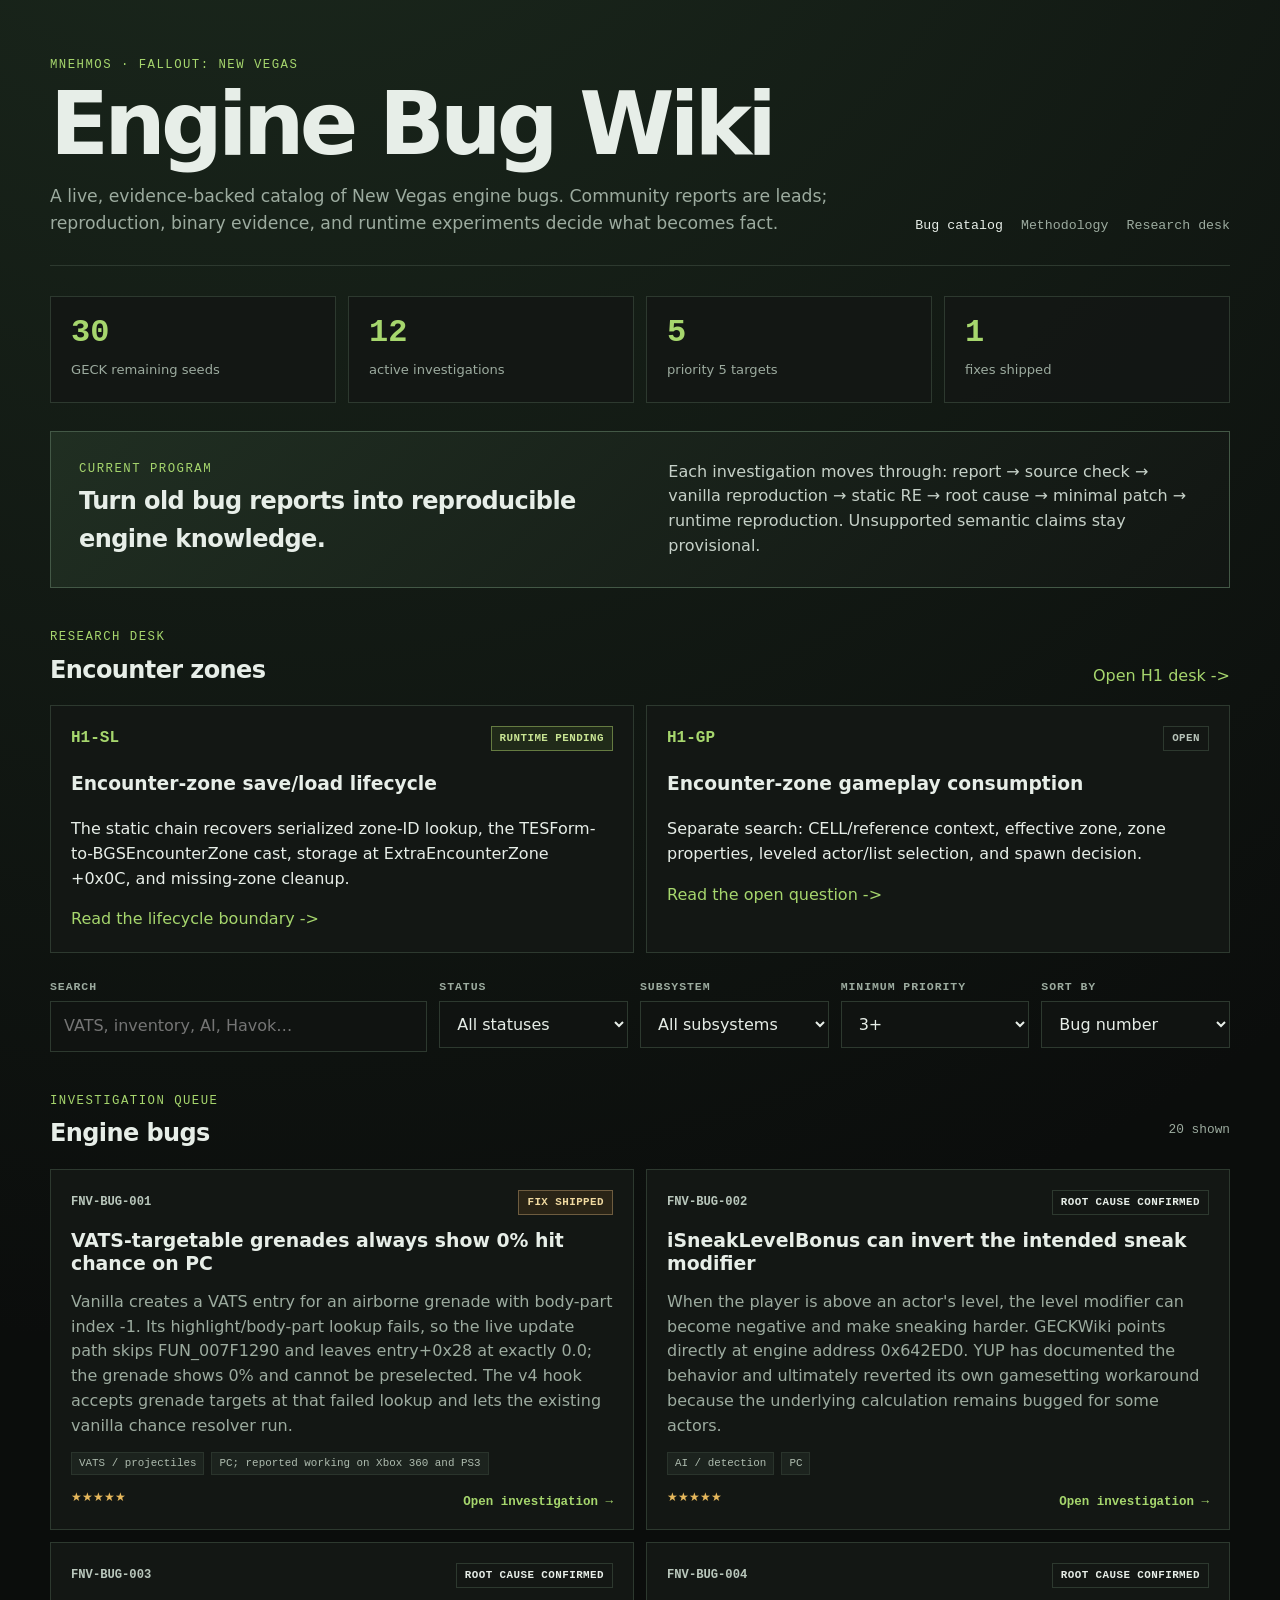
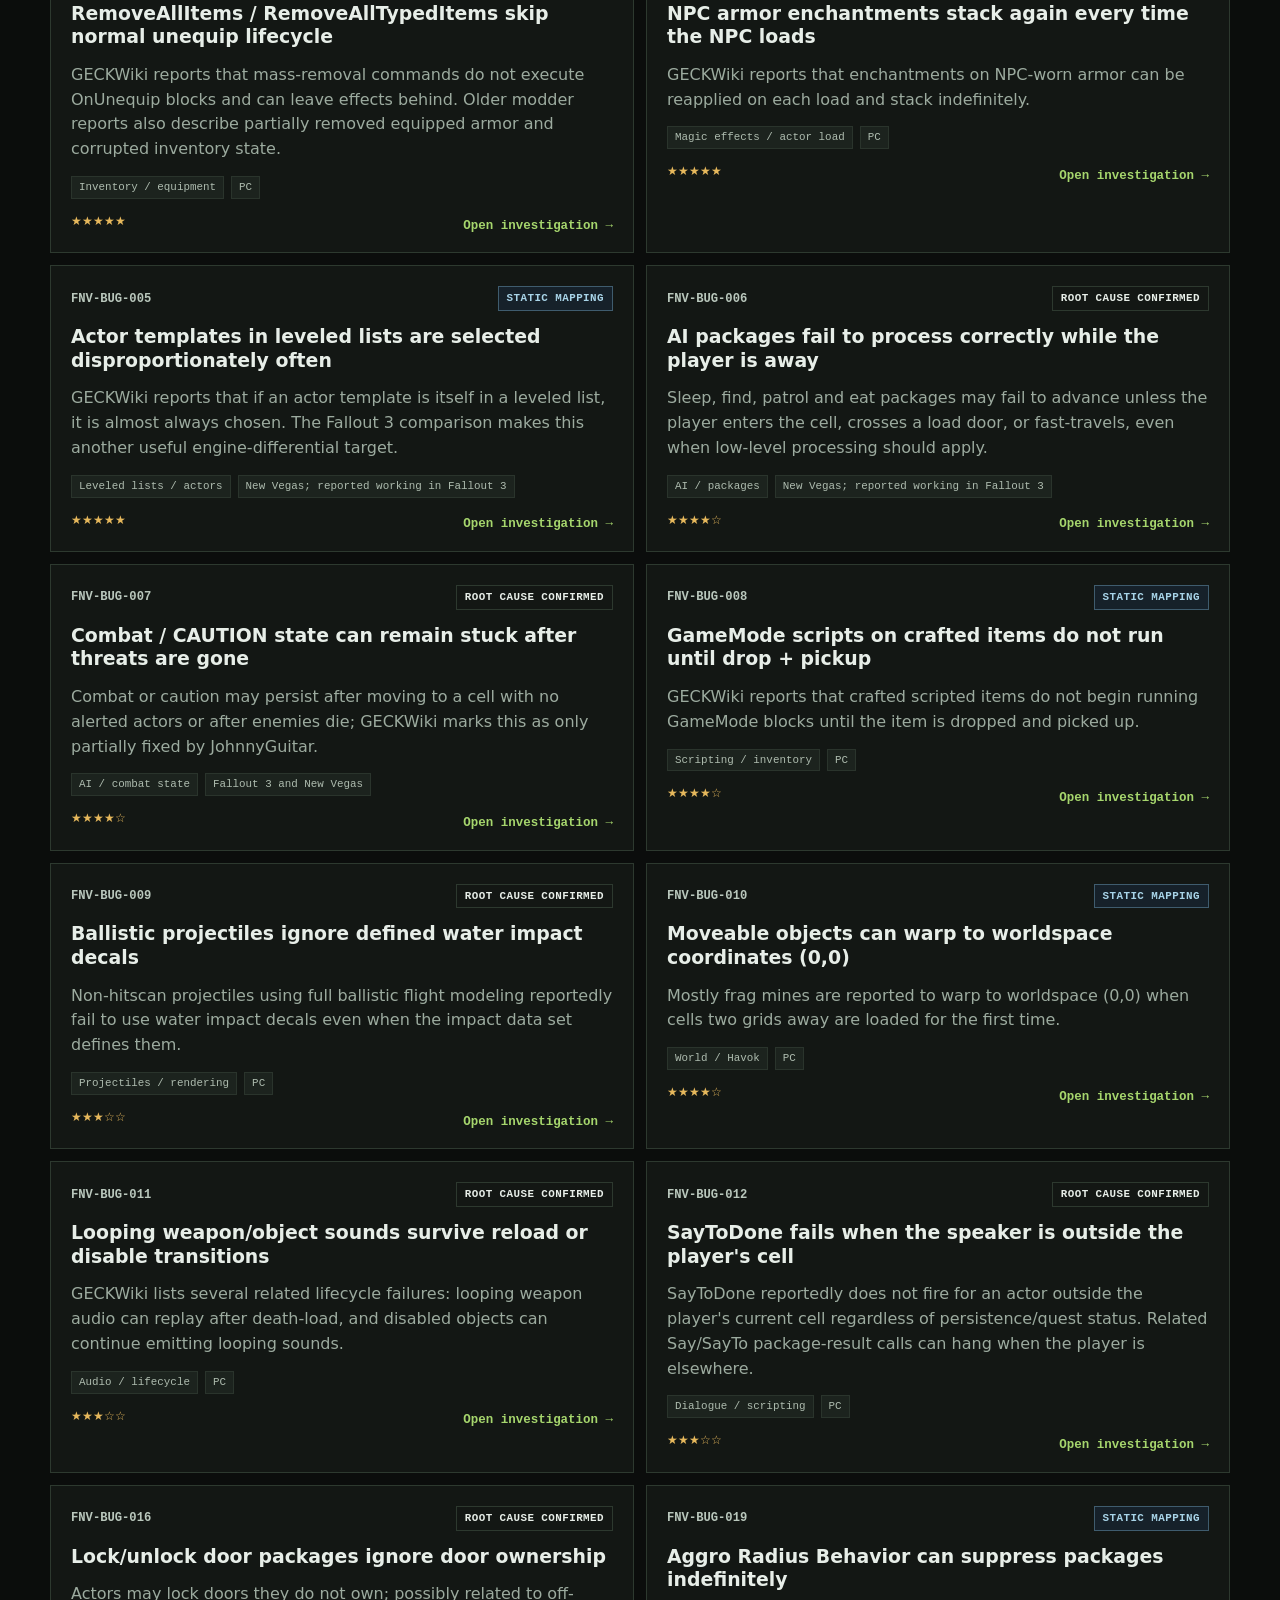
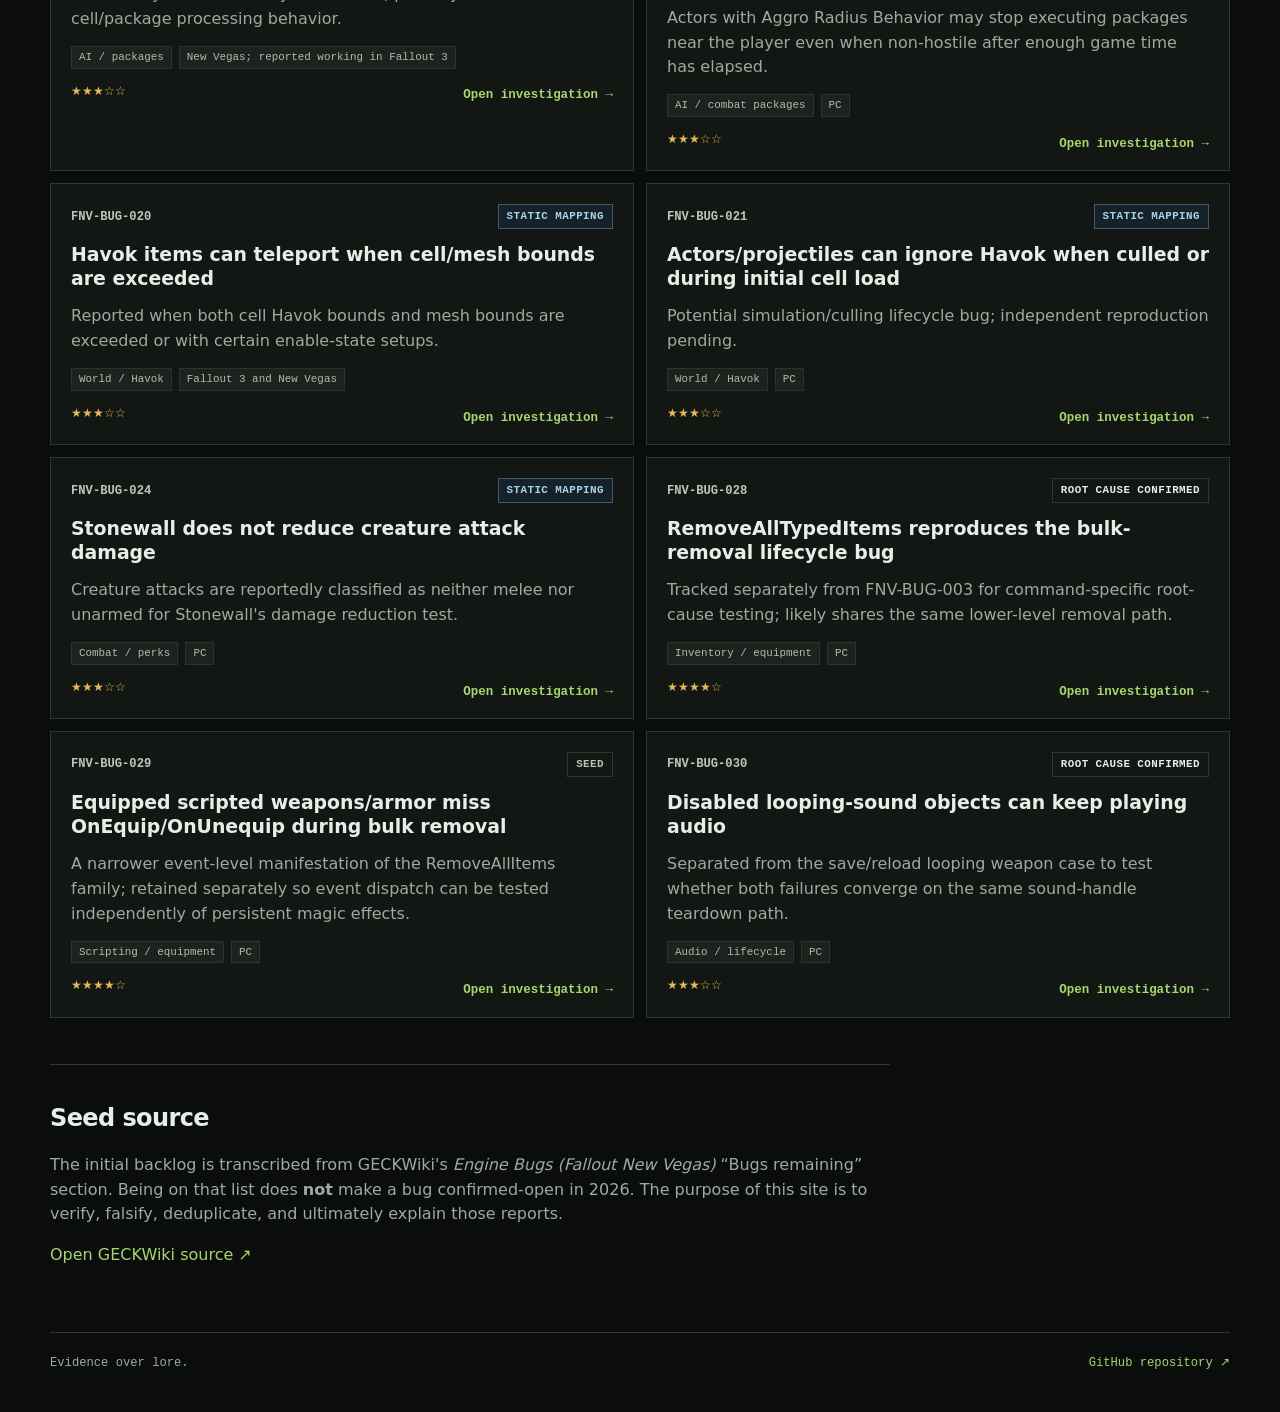
<file: docs/index.html>
<!doctype html>
<html lang="en">
<head>
  <meta charset="utf-8">
  <meta name="viewport" content="width=device-width,initial-scale=1">
  <meta name="description" content="Evidence-backed Fallout: New Vegas engine bug research and reverse-engineering wiki.">
  <title>FNV Engine Bug Wiki</title>
  <link rel="stylesheet" href="wiki.css">
</head>
<body>
  <header class="site-header">
    <div>
      <p class="eyebrow">MNEHMOS · FALLOUT: NEW VEGAS</p>
      <h1>Engine Bug Wiki</h1>
      <p class="lede">A live, evidence-backed catalog of New Vegas engine bugs. Community reports are leads; reproduction, binary evidence, and runtime experiments decide what becomes fact.</p>
    </div>
    <nav>
      <a class="active" href="index.html">Bug catalog</a>
      <a href="methodology.html">Methodology</a>
      <a href="research.html">Research desk</a>
    </nav>
  </header>

  <main>
    <section class="stats" aria-label="catalog statistics">
      <div class="stat"><strong id="total-count">—</strong><span>GECK remaining seeds</span></div>
      <div class="stat"><strong id="active-count">—</strong><span>active investigations</span></div>
      <div class="stat"><strong id="high-count">—</strong><span>priority 5 targets</span></div>
      <div class="stat"><strong id="fixed-count">—</strong><span>fixes shipped</span></div>
    </section>

    <section class="callout">
      <div>
        <p class="eyebrow">CURRENT PROGRAM</p>
        <h2>Turn old bug reports into reproducible engine knowledge.</h2>
      </div>
      <p>Each investigation moves through: report → source check → vanilla reproduction → static RE → root cause → minimal patch → runtime reproduction. Unsupported semantic claims stay provisional.</p>
    </section>

    <section class="section-heading">
      <div><p class="eyebrow">RESEARCH DESK</p><h2>Encounter zones</h2></div>
      <a href="research.html">Open H1 desk -&gt;</a>
    </section>
    <div class="research-grid">
      <article class="method-card">
        <div class="bug-top"><strong>H1-SL</strong><span class="badge active">Runtime pending</span></div>
        <h3>Encounter-zone save/load lifecycle</h3>
        <p>The static chain recovers serialized zone-ID lookup, the TESForm-to-BGSEncounterZone cast, storage at ExtraEncounterZone +0x0C, and missing-zone cleanup.</p>
        <a class="more" href="research.html#h1-sl">Read the lifecycle boundary -&gt;</a>
      </article>
      <article class="method-card">
        <div class="bug-top"><strong>H1-GP</strong><span class="badge seed">Open</span></div>
        <h3>Encounter-zone gameplay consumption</h3>
        <p>Separate search: CELL/reference context, effective zone, zone properties, leveled actor/list selection, and spawn decision.</p>
        <a class="more" href="research.html#h1-gp">Read the open question -&gt;</a>
      </article>
    </div>

    <section class="controls" aria-label="filters">
      <label>
        <span>Search</span>
        <input id="search" type="search" placeholder="VATS, inventory, AI, Havok…">
      </label>
      <label>
        <span>Status</span>
        <select id="status-filter"><option value="all">All statuses</option></select>
      </label>
      <label>
        <span>Subsystem</span>
        <select id="system-filter"><option value="all">All subsystems</option></select>
      </label>
      <label>
        <span>Minimum priority</span>
        <select id="priority-filter">
          <option value="1">1+</option><option value="2">2+</option><option value="3" selected>3+</option><option value="4">4+</option><option value="5">5 only</option>
        </select>
      </label>
      <label>
        <span>Sort by</span>
        <select id="sort-order">
          <option value="number" selected>Bug number</option>
          <option value="stage">Stage (shipped → seed)</option>
          <option value="priority">Priority (high → low)</option>
          <option value="subsystem">Subsystem</option>
        </select>
      </label>
    </section>

    <section class="section-heading">
      <div><p class="eyebrow">INVESTIGATION QUEUE</p><h2>Engine bugs</h2></div>
      <p id="visible-count"></p>
    </section>
    <div id="bug-grid" class="bug-grid" aria-live="polite"></div>

    <section class="source-note">
      <h2>Seed source</h2>
      <p>The initial backlog is transcribed from GECKWiki's <em>Engine Bugs (Fallout New Vegas)</em> “Bugs remaining” section. Being on that list does <strong>not</strong> make a bug confirmed-open in 2026. The purpose of this site is to verify, falsify, deduplicate, and ultimately explain those reports.</p>
      <a href="https://geckwiki.com/index.php?title=Engine_Bugs_%28Fallout_New_Vegas%29">Open GECKWiki source ↗</a>
    </section>
  </main>

  <footer>
    <span>Evidence over lore.</span>
    <a href="https://github.com/Mnehmos/fallout-new-vegas-modding">GitHub repository ↗</a>
  </footer>
  <script src="wiki.js"></script>
</body>
</html>
</file>
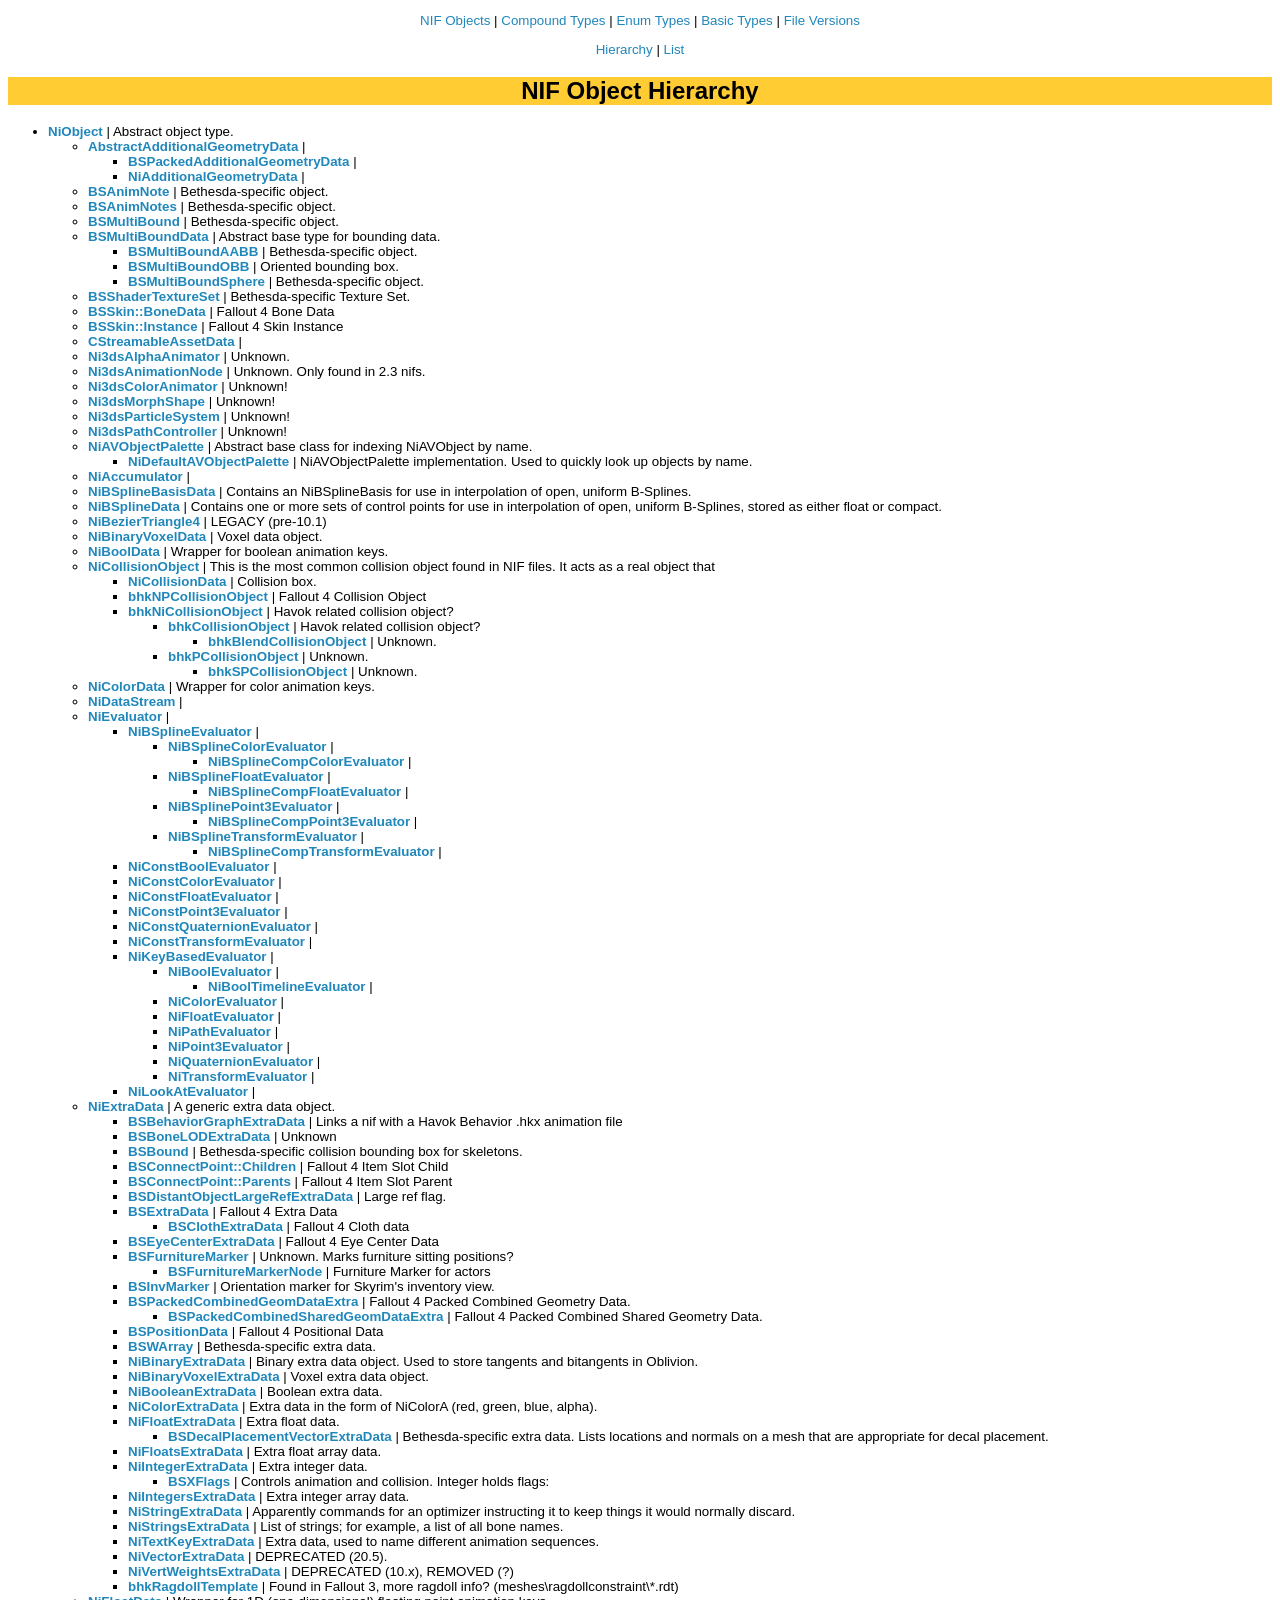
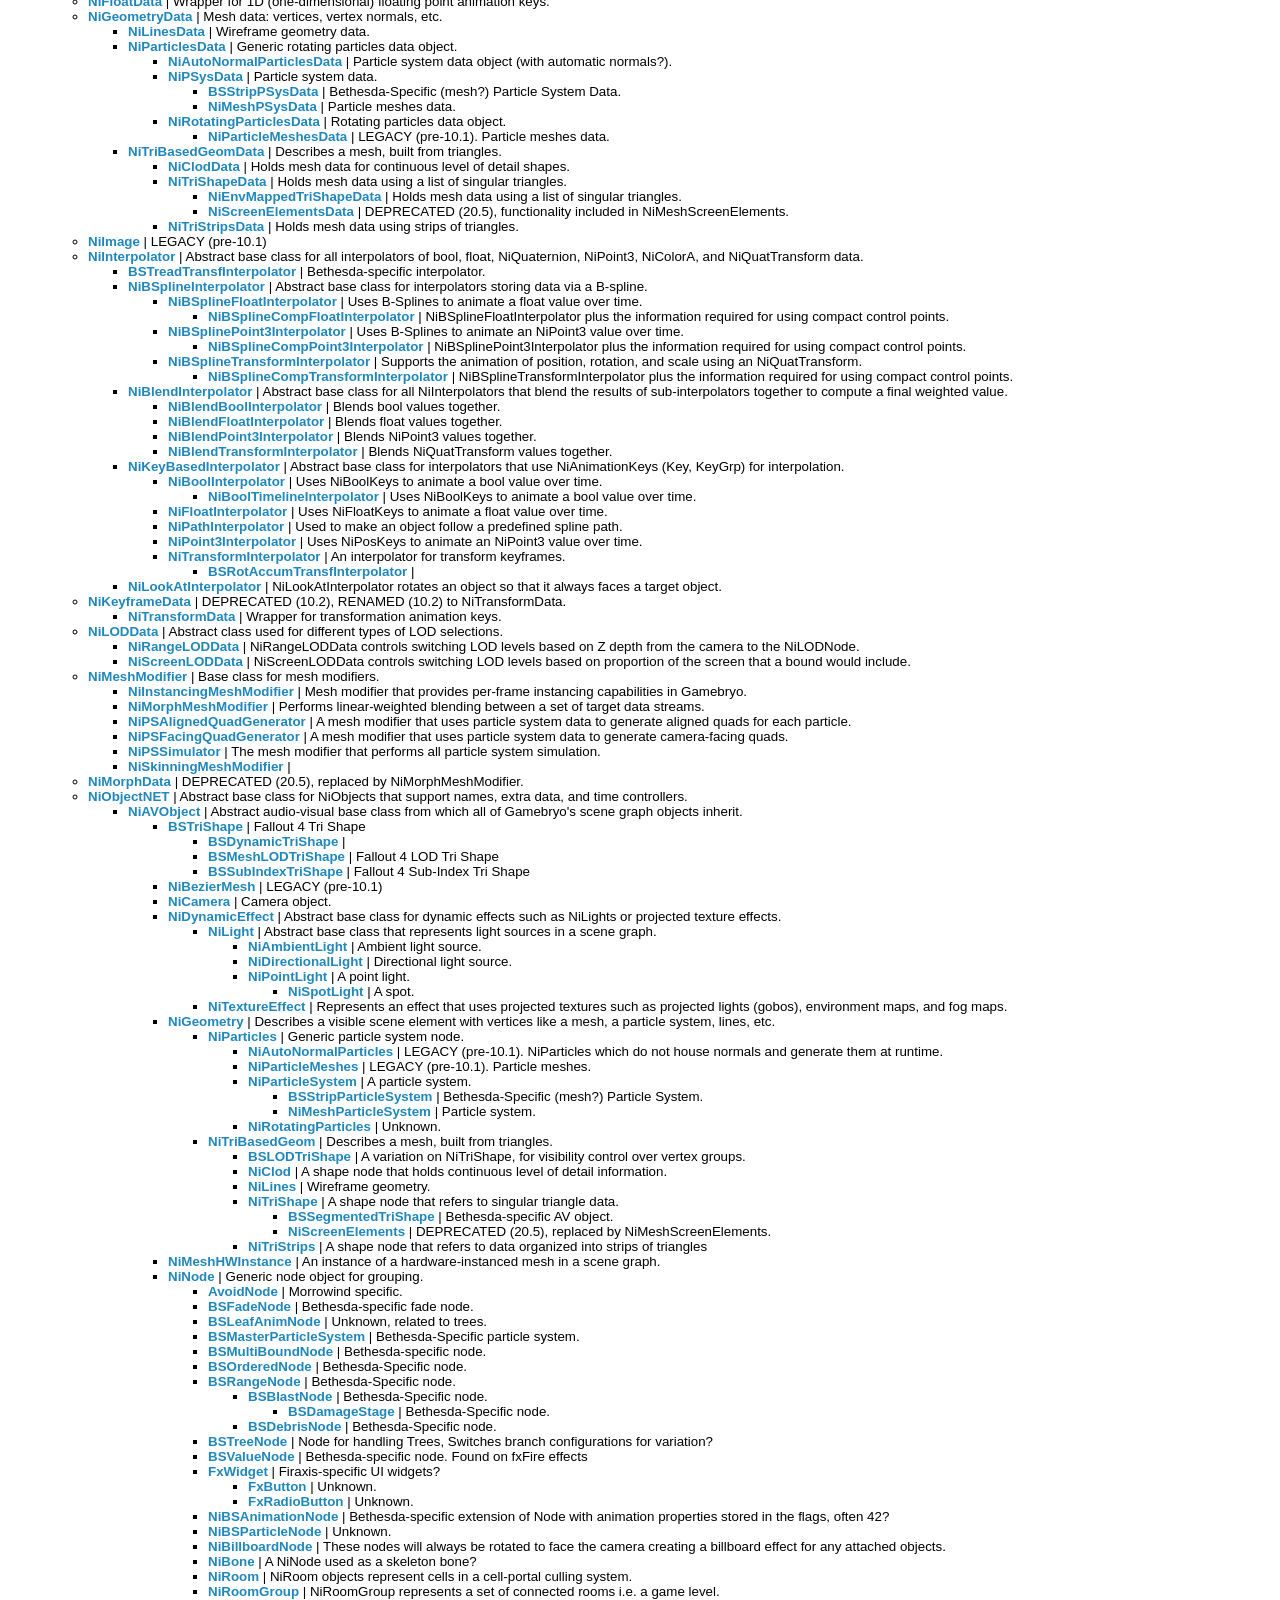
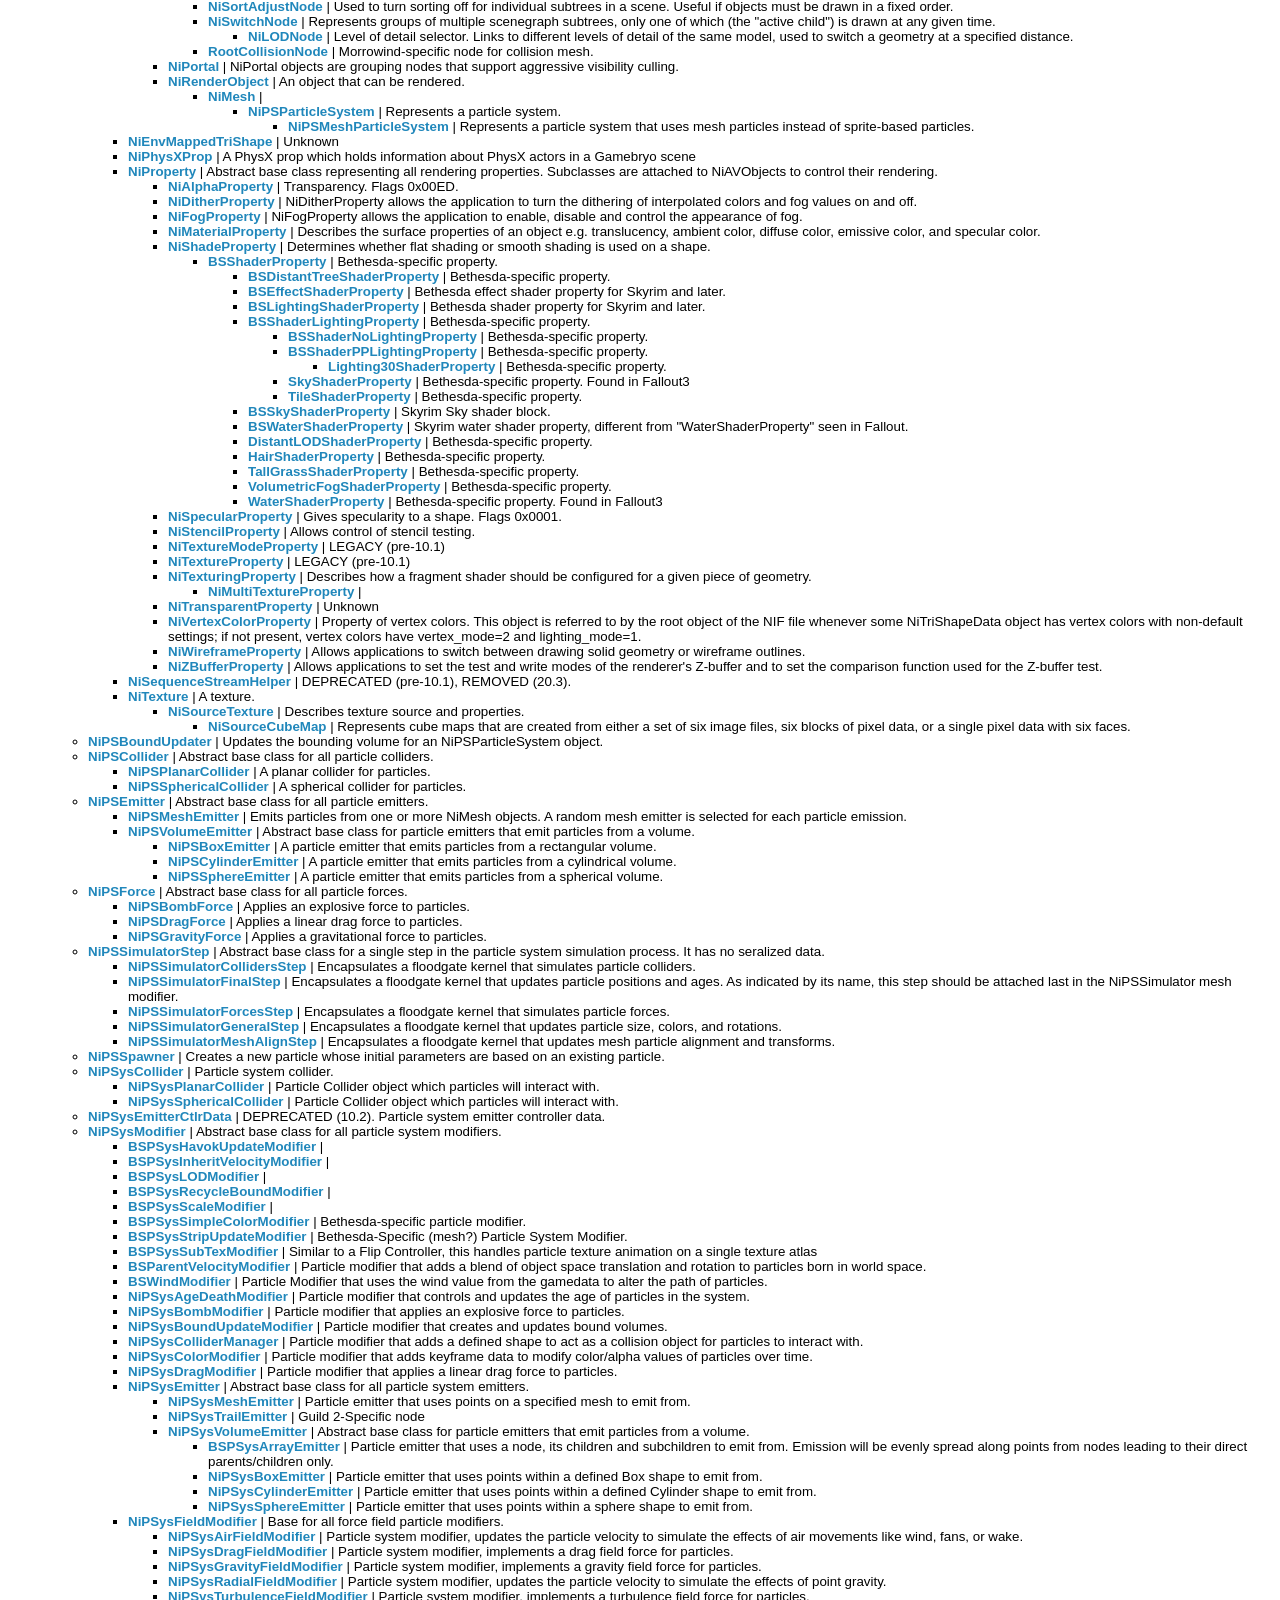
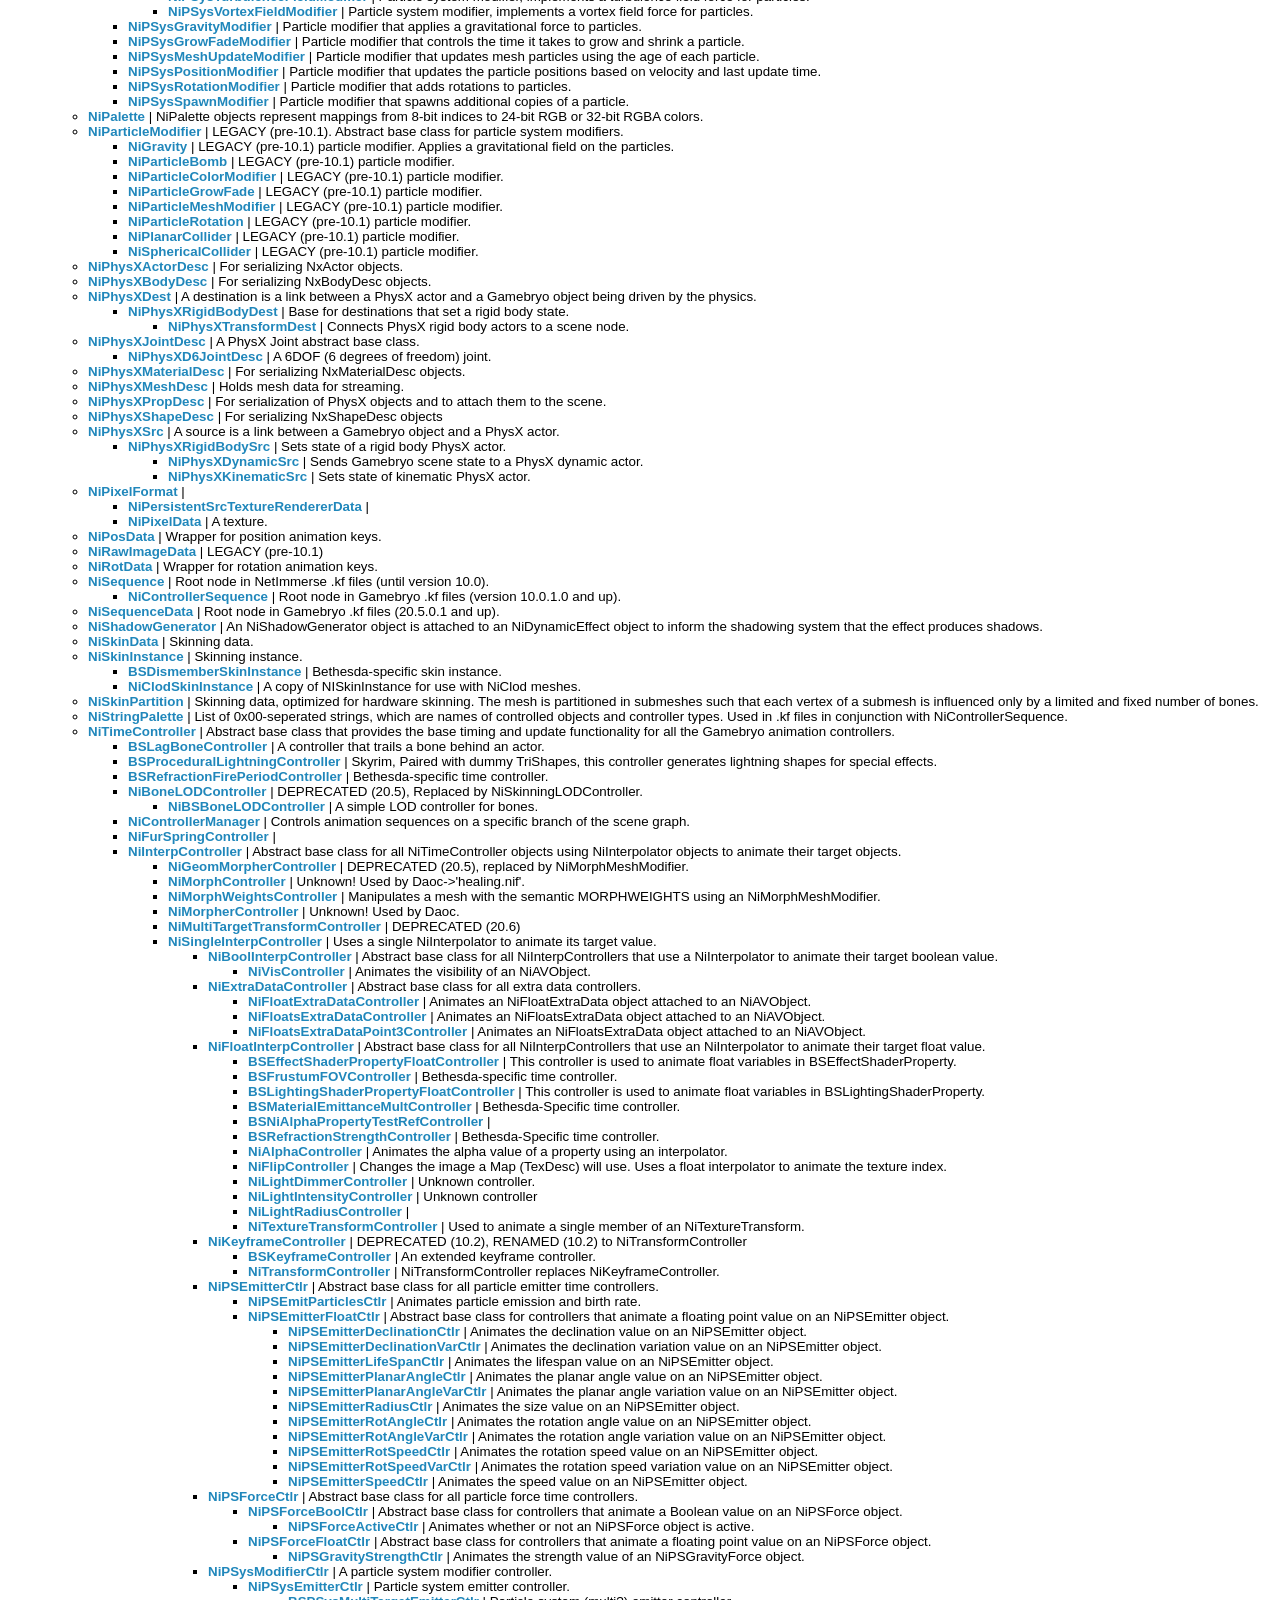
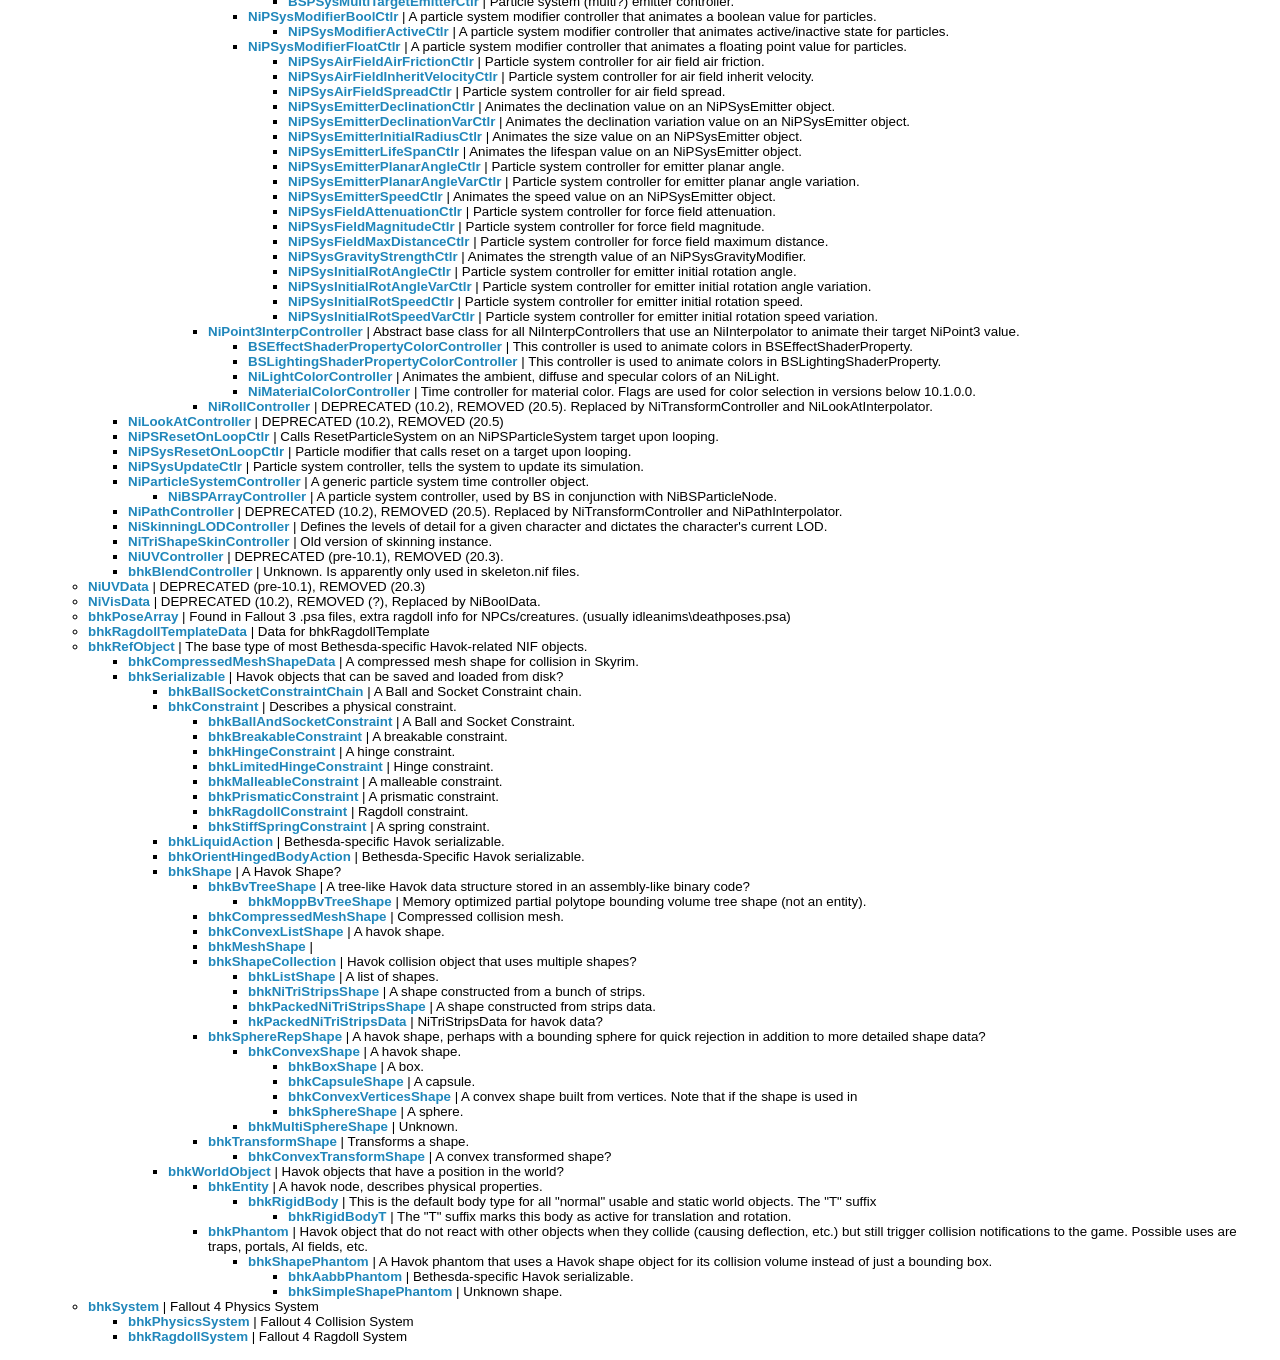
<file: tools/NifSkope/NifSkope_2_0_2018-02-22-x64/doc/index.html>
<!doctype html>
<html lang="en">
<head>
    <title>NIF File Format Documentation - NIF Object Hierarchy</title>
    <link rel="stylesheet" href="docsys.css" type="text/css" />
    <link rel="icon" href="favicon.ico" type="image/x-icon" />
</head>
<body>
    <p align="center"><a href="index.html">NIF Objects</a> | <a href="compound_list.html">Compound Types</a> 
    | <a href="enum_list.html">Enum Types</a> | <a href="basic_list.html">Basic Types</a> | <a href="version_list.html">File Versions</a></p>
    <p align="center"><a href="index.html">Hierarchy</a> | <a href="niobject_list.html">List</a></p>

<center><h2>NIF Object Hierarchy</h2></center>
<ul><li><a href="NiObject.html"><b>NiObject</b></a> | Abstract object type.</li>
<ul>
<li><a href="AbstractAdditionalGeometryData.html"><b>AbstractAdditionalGeometryData</b></a> | </li>
<ul>
<li><a href="BSPackedAdditionalGeometryData.html"><b>BSPackedAdditionalGeometryData</b></a> | </li>
<li><a href="NiAdditionalGeometryData.html"><b>NiAdditionalGeometryData</b></a> | </li>
</ul>
<li><a href="BSAnimNote.html"><b>BSAnimNote</b></a> | Bethesda-specific object.</li>
<li><a href="BSAnimNotes.html"><b>BSAnimNotes</b></a> | Bethesda-specific object.</li>
<li><a href="BSMultiBound.html"><b>BSMultiBound</b></a> | Bethesda-specific object.</li>
<li><a href="BSMultiBoundData.html"><b>BSMultiBoundData</b></a> | Abstract base type for bounding data.</li>
<ul>
<li><a href="BSMultiBoundAABB.html"><b>BSMultiBoundAABB</b></a> | Bethesda-specific object.</li>
<li><a href="BSMultiBoundOBB.html"><b>BSMultiBoundOBB</b></a> | Oriented bounding box.</li>
<li><a href="BSMultiBoundSphere.html"><b>BSMultiBoundSphere</b></a> | Bethesda-specific object.</li>
</ul>
<li><a href="BSShaderTextureSet.html"><b>BSShaderTextureSet</b></a> | Bethesda-specific Texture Set.</li>
<li><a href="BSSkinBoneData.html"><b>BSSkin::BoneData</b></a> | Fallout 4 Bone Data</li>
<li><a href="BSSkinInstance.html"><b>BSSkin::Instance</b></a> | Fallout 4 Skin Instance</li>
<li><a href="CStreamableAssetData.html"><b>CStreamableAssetData</b></a> | </li>
<li><a href="Ni3dsAlphaAnimator.html"><b>Ni3dsAlphaAnimator</b></a> | Unknown.</li>
<li><a href="Ni3dsAnimationNode.html"><b>Ni3dsAnimationNode</b></a> | Unknown. Only found in 2.3 nifs.</li>
<li><a href="Ni3dsColorAnimator.html"><b>Ni3dsColorAnimator</b></a> | Unknown!</li>
<li><a href="Ni3dsMorphShape.html"><b>Ni3dsMorphShape</b></a> | Unknown!</li>
<li><a href="Ni3dsParticleSystem.html"><b>Ni3dsParticleSystem</b></a> | Unknown!</li>
<li><a href="Ni3dsPathController.html"><b>Ni3dsPathController</b></a> | Unknown!</li>
<li><a href="NiAVObjectPalette.html"><b>NiAVObjectPalette</b></a> | Abstract base class for indexing NiAVObject by name.</li>
<ul>
<li><a href="NiDefaultAVObjectPalette.html"><b>NiDefaultAVObjectPalette</b></a> | NiAVObjectPalette implementation. Used to quickly look up objects by name.</li>
</ul>
<li><a href="NiAccumulator.html"><b>NiAccumulator</b></a> | </li>
<li><a href="NiBSplineBasisData.html"><b>NiBSplineBasisData</b></a> | Contains an NiBSplineBasis for use in interpolation of open, uniform B-Splines.</li>
<li><a href="NiBSplineData.html"><b>NiBSplineData</b></a> | Contains one or more sets of control points for use in interpolation of open, uniform B-Splines, stored as either float or compact.</li>
<li><a href="NiBezierTriangle4.html"><b>NiBezierTriangle4</b></a> | LEGACY (pre-10.1)</li>
<li><a href="NiBinaryVoxelData.html"><b>NiBinaryVoxelData</b></a> | Voxel data object.</li>
<li><a href="NiBoolData.html"><b>NiBoolData</b></a> | Wrapper for boolean animation keys.</li>
<li><a href="NiCollisionObject.html"><b>NiCollisionObject</b></a> | This is the most common collision object found in NIF files. It acts as a real object that</li>
<ul>
<li><a href="NiCollisionData.html"><b>NiCollisionData</b></a> | Collision box.</li>
<li><a href="bhkNPCollisionObject.html"><b>bhkNPCollisionObject</b></a> | Fallout 4 Collision Object</li>
<li><a href="bhkNiCollisionObject.html"><b>bhkNiCollisionObject</b></a> | Havok related collision object?</li>
<ul>
<li><a href="bhkCollisionObject.html"><b>bhkCollisionObject</b></a> | Havok related collision object?</li>
<ul>
<li><a href="bhkBlendCollisionObject.html"><b>bhkBlendCollisionObject</b></a> | Unknown.</li>
</ul>
<li><a href="bhkPCollisionObject.html"><b>bhkPCollisionObject</b></a> | Unknown.</li>
<ul>
<li><a href="bhkSPCollisionObject.html"><b>bhkSPCollisionObject</b></a> | Unknown.</li>
</ul>
</ul>
</ul>
<li><a href="NiColorData.html"><b>NiColorData</b></a> | Wrapper for color animation keys.</li>
<li><a href="NiDataStream.html"><b>NiDataStream</b></a> | </li>
<li><a href="NiEvaluator.html"><b>NiEvaluator</b></a> | </li>
<ul>
<li><a href="NiBSplineEvaluator.html"><b>NiBSplineEvaluator</b></a> | </li>
<ul>
<li><a href="NiBSplineColorEvaluator.html"><b>NiBSplineColorEvaluator</b></a> | </li>
<ul>
<li><a href="NiBSplineCompColorEvaluator.html"><b>NiBSplineCompColorEvaluator</b></a> | </li>
</ul>
<li><a href="NiBSplineFloatEvaluator.html"><b>NiBSplineFloatEvaluator</b></a> | </li>
<ul>
<li><a href="NiBSplineCompFloatEvaluator.html"><b>NiBSplineCompFloatEvaluator</b></a> | </li>
</ul>
<li><a href="NiBSplinePoint3Evaluator.html"><b>NiBSplinePoint3Evaluator</b></a> | </li>
<ul>
<li><a href="NiBSplineCompPoint3Evaluator.html"><b>NiBSplineCompPoint3Evaluator</b></a> | </li>
</ul>
<li><a href="NiBSplineTransformEvaluator.html"><b>NiBSplineTransformEvaluator</b></a> | </li>
<ul>
<li><a href="NiBSplineCompTransformEvaluator.html"><b>NiBSplineCompTransformEvaluator</b></a> | </li>
</ul>
</ul>
<li><a href="NiConstBoolEvaluator.html"><b>NiConstBoolEvaluator</b></a> | </li>
<li><a href="NiConstColorEvaluator.html"><b>NiConstColorEvaluator</b></a> | </li>
<li><a href="NiConstFloatEvaluator.html"><b>NiConstFloatEvaluator</b></a> | </li>
<li><a href="NiConstPoint3Evaluator.html"><b>NiConstPoint3Evaluator</b></a> | </li>
<li><a href="NiConstQuaternionEvaluator.html"><b>NiConstQuaternionEvaluator</b></a> | </li>
<li><a href="NiConstTransformEvaluator.html"><b>NiConstTransformEvaluator</b></a> | </li>
<li><a href="NiKeyBasedEvaluator.html"><b>NiKeyBasedEvaluator</b></a> | </li>
<ul>
<li><a href="NiBoolEvaluator.html"><b>NiBoolEvaluator</b></a> | </li>
<ul>
<li><a href="NiBoolTimelineEvaluator.html"><b>NiBoolTimelineEvaluator</b></a> | </li>
</ul>
<li><a href="NiColorEvaluator.html"><b>NiColorEvaluator</b></a> | </li>
<li><a href="NiFloatEvaluator.html"><b>NiFloatEvaluator</b></a> | </li>
<li><a href="NiPathEvaluator.html"><b>NiPathEvaluator</b></a> | </li>
<li><a href="NiPoint3Evaluator.html"><b>NiPoint3Evaluator</b></a> | </li>
<li><a href="NiQuaternionEvaluator.html"><b>NiQuaternionEvaluator</b></a> | </li>
<li><a href="NiTransformEvaluator.html"><b>NiTransformEvaluator</b></a> | </li>
</ul>
<li><a href="NiLookAtEvaluator.html"><b>NiLookAtEvaluator</b></a> | </li>
</ul>
<li><a href="NiExtraData.html"><b>NiExtraData</b></a> | A generic extra data object.</li>
<ul>
<li><a href="BSBehaviorGraphExtraData.html"><b>BSBehaviorGraphExtraData</b></a> | Links a nif with a Havok Behavior .hkx animation file</li>
<li><a href="BSBoneLODExtraData.html"><b>BSBoneLODExtraData</b></a> | Unknown</li>
<li><a href="BSBound.html"><b>BSBound</b></a> | Bethesda-specific collision bounding box for skeletons.</li>
<li><a href="BSConnectPointChildren.html"><b>BSConnectPoint::Children</b></a> | Fallout 4 Item Slot Child</li>
<li><a href="BSConnectPointParents.html"><b>BSConnectPoint::Parents</b></a> | Fallout 4 Item Slot Parent</li>
<li><a href="BSDistantObjectLargeRefExtraData.html"><b>BSDistantObjectLargeRefExtraData</b></a> | Large ref flag.</li>
<li><a href="BSExtraData.html"><b>BSExtraData</b></a> | Fallout 4 Extra Data</li>
<ul>
<li><a href="BSClothExtraData.html"><b>BSClothExtraData</b></a> | Fallout 4 Cloth data</li>
</ul>
<li><a href="BSEyeCenterExtraData.html"><b>BSEyeCenterExtraData</b></a> | Fallout 4 Eye Center Data</li>
<li><a href="BSFurnitureMarker.html"><b>BSFurnitureMarker</b></a> | Unknown. Marks furniture sitting positions?</li>
<ul>
<li><a href="BSFurnitureMarkerNode.html"><b>BSFurnitureMarkerNode</b></a> | Furniture Marker for actors</li>
</ul>
<li><a href="BSInvMarker.html"><b>BSInvMarker</b></a> | Orientation marker for Skyrim's inventory view.</li>
<li><a href="BSPackedCombinedGeomDataExtra.html"><b>BSPackedCombinedGeomDataExtra</b></a> | Fallout 4 Packed Combined Geometry Data.</li>
<ul>
<li><a href="BSPackedCombinedSharedGeomDataExtra.html"><b>BSPackedCombinedSharedGeomDataExtra</b></a> | Fallout 4 Packed Combined Shared Geometry Data.</li>
</ul>
<li><a href="BSPositionData.html"><b>BSPositionData</b></a> | Fallout 4 Positional Data</li>
<li><a href="BSWArray.html"><b>BSWArray</b></a> | Bethesda-specific extra data.</li>
<li><a href="NiBinaryExtraData.html"><b>NiBinaryExtraData</b></a> | Binary extra data object. Used to store tangents and bitangents in Oblivion.</li>
<li><a href="NiBinaryVoxelExtraData.html"><b>NiBinaryVoxelExtraData</b></a> | Voxel extra data object.</li>
<li><a href="NiBooleanExtraData.html"><b>NiBooleanExtraData</b></a> | Boolean extra data.</li>
<li><a href="NiColorExtraData.html"><b>NiColorExtraData</b></a> | Extra data in the form of NiColorA (red, green, blue, alpha).</li>
<li><a href="NiFloatExtraData.html"><b>NiFloatExtraData</b></a> | Extra float data.</li>
<ul>
<li><a href="BSDecalPlacementVectorExtraData.html"><b>BSDecalPlacementVectorExtraData</b></a> | Bethesda-specific extra data. Lists locations and normals on a mesh that are appropriate for decal placement.</li>
</ul>
<li><a href="NiFloatsExtraData.html"><b>NiFloatsExtraData</b></a> | Extra float array data.</li>
<li><a href="NiIntegerExtraData.html"><b>NiIntegerExtraData</b></a> | Extra integer data.</li>
<ul>
<li><a href="BSXFlags.html"><b>BSXFlags</b></a> | Controls animation and collision.  Integer holds flags:</li>
</ul>
<li><a href="NiIntegersExtraData.html"><b>NiIntegersExtraData</b></a> | Extra integer array data.</li>
<li><a href="NiStringExtraData.html"><b>NiStringExtraData</b></a> | Apparently commands for an optimizer instructing it to keep things it would normally discard.</li>
<li><a href="NiStringsExtraData.html"><b>NiStringsExtraData</b></a> | List of strings; for example, a list of all bone names.</li>
<li><a href="NiTextKeyExtraData.html"><b>NiTextKeyExtraData</b></a> | Extra data, used to name different animation sequences.</li>
<li><a href="NiVectorExtraData.html"><b>NiVectorExtraData</b></a> | DEPRECATED (20.5).</li>
<li><a href="NiVertWeightsExtraData.html"><b>NiVertWeightsExtraData</b></a> | DEPRECATED (10.x), REMOVED (?)</li>
<li><a href="bhkRagdollTemplate.html"><b>bhkRagdollTemplate</b></a> | Found in Fallout 3, more ragdoll info?  (meshes\ragdollconstraint\*.rdt)</li>
</ul>
<li><a href="NiFloatData.html"><b>NiFloatData</b></a> | Wrapper for 1D (one-dimensional) floating point animation keys.</li>
<li><a href="NiGeometryData.html"><b>NiGeometryData</b></a> | Mesh data: vertices, vertex normals, etc.</li>
<ul>
<li><a href="NiLinesData.html"><b>NiLinesData</b></a> | Wireframe geometry data.</li>
<li><a href="NiParticlesData.html"><b>NiParticlesData</b></a> | Generic rotating particles data object.</li>
<ul>
<li><a href="NiAutoNormalParticlesData.html"><b>NiAutoNormalParticlesData</b></a> | Particle system data object (with automatic normals?).</li>
<li><a href="NiPSysData.html"><b>NiPSysData</b></a> | Particle system data.</li>
<ul>
<li><a href="BSStripPSysData.html"><b>BSStripPSysData</b></a> | Bethesda-Specific (mesh?) Particle System Data.</li>
<li><a href="NiMeshPSysData.html"><b>NiMeshPSysData</b></a> | Particle meshes data.</li>
</ul>
<li><a href="NiRotatingParticlesData.html"><b>NiRotatingParticlesData</b></a> | Rotating particles data object.</li>
<ul>
<li><a href="NiParticleMeshesData.html"><b>NiParticleMeshesData</b></a> | LEGACY (pre-10.1). Particle meshes data.</li>
</ul>
</ul>
<li><a href="NiTriBasedGeomData.html"><b>NiTriBasedGeomData</b></a> | Describes a mesh, built from triangles.</li>
<ul>
<li><a href="NiClodData.html"><b>NiClodData</b></a> | Holds mesh data for continuous level of detail shapes.</li>
<li><a href="NiTriShapeData.html"><b>NiTriShapeData</b></a> | Holds mesh data using a list of singular triangles.</li>
<ul>
<li><a href="NiEnvMappedTriShapeData.html"><b>NiEnvMappedTriShapeData</b></a> | Holds mesh data using a list of singular triangles.</li>
<li><a href="NiScreenElementsData.html"><b>NiScreenElementsData</b></a> | DEPRECATED (20.5), functionality included in NiMeshScreenElements.</li>
</ul>
<li><a href="NiTriStripsData.html"><b>NiTriStripsData</b></a> | Holds mesh data using strips of triangles.</li>
</ul>
</ul>
<li><a href="NiImage.html"><b>NiImage</b></a> | LEGACY (pre-10.1)</li>
<li><a href="NiInterpolator.html"><b>NiInterpolator</b></a> | Abstract base class for all interpolators of bool, float, NiQuaternion, NiPoint3, NiColorA, and NiQuatTransform data.</li>
<ul>
<li><a href="BSTreadTransfInterpolator.html"><b>BSTreadTransfInterpolator</b></a> | Bethesda-specific interpolator.</li>
<li><a href="NiBSplineInterpolator.html"><b>NiBSplineInterpolator</b></a> | Abstract base class for interpolators storing data via a B-spline.</li>
<ul>
<li><a href="NiBSplineFloatInterpolator.html"><b>NiBSplineFloatInterpolator</b></a> | Uses B-Splines to animate a float value over time.</li>
<ul>
<li><a href="NiBSplineCompFloatInterpolator.html"><b>NiBSplineCompFloatInterpolator</b></a> | NiBSplineFloatInterpolator plus the information required for using compact control points.</li>
</ul>
<li><a href="NiBSplinePoint3Interpolator.html"><b>NiBSplinePoint3Interpolator</b></a> | Uses B-Splines to animate an NiPoint3 value over time.</li>
<ul>
<li><a href="NiBSplineCompPoint3Interpolator.html"><b>NiBSplineCompPoint3Interpolator</b></a> | NiBSplinePoint3Interpolator plus the information required for using compact control points.</li>
</ul>
<li><a href="NiBSplineTransformInterpolator.html"><b>NiBSplineTransformInterpolator</b></a> | Supports the animation of position, rotation, and scale using an NiQuatTransform.</li>
<ul>
<li><a href="NiBSplineCompTransformInterpolator.html"><b>NiBSplineCompTransformInterpolator</b></a> | NiBSplineTransformInterpolator plus the information required for using compact control points.</li>
</ul>
</ul>
<li><a href="NiBlendInterpolator.html"><b>NiBlendInterpolator</b></a> | Abstract base class for all NiInterpolators that blend the results of sub-interpolators together to compute a final weighted value.</li>
<ul>
<li><a href="NiBlendBoolInterpolator.html"><b>NiBlendBoolInterpolator</b></a> | Blends bool values together.</li>
<li><a href="NiBlendFloatInterpolator.html"><b>NiBlendFloatInterpolator</b></a> | Blends float values together.</li>
<li><a href="NiBlendPoint3Interpolator.html"><b>NiBlendPoint3Interpolator</b></a> | Blends NiPoint3 values together.</li>
<li><a href="NiBlendTransformInterpolator.html"><b>NiBlendTransformInterpolator</b></a> | Blends NiQuatTransform values together.</li>
</ul>
<li><a href="NiKeyBasedInterpolator.html"><b>NiKeyBasedInterpolator</b></a> | Abstract base class for interpolators that use NiAnimationKeys (Key, KeyGrp) for interpolation.</li>
<ul>
<li><a href="NiBoolInterpolator.html"><b>NiBoolInterpolator</b></a> | Uses NiBoolKeys to animate a bool value over time.</li>
<ul>
<li><a href="NiBoolTimelineInterpolator.html"><b>NiBoolTimelineInterpolator</b></a> | Uses NiBoolKeys to animate a bool value over time.</li>
</ul>
<li><a href="NiFloatInterpolator.html"><b>NiFloatInterpolator</b></a> | Uses NiFloatKeys to animate a float value over time.</li>
<li><a href="NiPathInterpolator.html"><b>NiPathInterpolator</b></a> | Used to make an object follow a predefined spline path.</li>
<li><a href="NiPoint3Interpolator.html"><b>NiPoint3Interpolator</b></a> | Uses NiPosKeys to animate an NiPoint3 value over time.</li>
<li><a href="NiTransformInterpolator.html"><b>NiTransformInterpolator</b></a> | An interpolator for transform keyframes.</li>
<ul>
<li><a href="BSRotAccumTransfInterpolator.html"><b>BSRotAccumTransfInterpolator</b></a> | </li>
</ul>
</ul>
<li><a href="NiLookAtInterpolator.html"><b>NiLookAtInterpolator</b></a> | NiLookAtInterpolator rotates an object so that it always faces a target object.</li>
</ul>
<li><a href="NiKeyframeData.html"><b>NiKeyframeData</b></a> | DEPRECATED (10.2), RENAMED (10.2) to NiTransformData.</li>
<ul>
<li><a href="NiTransformData.html"><b>NiTransformData</b></a> | Wrapper for transformation animation keys.</li>
</ul>
<li><a href="NiLODData.html"><b>NiLODData</b></a> | Abstract class used for different types of LOD selections.</li>
<ul>
<li><a href="NiRangeLODData.html"><b>NiRangeLODData</b></a> | NiRangeLODData controls switching LOD levels based on Z depth from the camera to the NiLODNode.</li>
<li><a href="NiScreenLODData.html"><b>NiScreenLODData</b></a> | NiScreenLODData controls switching LOD levels based on proportion of the screen that a bound would include.</li>
</ul>
<li><a href="NiMeshModifier.html"><b>NiMeshModifier</b></a> | Base class for mesh modifiers.</li>
<ul>
<li><a href="NiInstancingMeshModifier.html"><b>NiInstancingMeshModifier</b></a> | Mesh modifier that provides per-frame instancing capabilities in Gamebryo.</li>
<li><a href="NiMorphMeshModifier.html"><b>NiMorphMeshModifier</b></a> | Performs linear-weighted blending between a set of target data streams.</li>
<li><a href="NiPSAlignedQuadGenerator.html"><b>NiPSAlignedQuadGenerator</b></a> | A mesh modifier that uses particle system data to generate aligned quads for each particle.</li>
<li><a href="NiPSFacingQuadGenerator.html"><b>NiPSFacingQuadGenerator</b></a> | A mesh modifier that uses particle system data to generate camera-facing quads.</li>
<li><a href="NiPSSimulator.html"><b>NiPSSimulator</b></a> | The mesh modifier that performs all particle system simulation.</li>
<li><a href="NiSkinningMeshModifier.html"><b>NiSkinningMeshModifier</b></a> | </li>
</ul>
<li><a href="NiMorphData.html"><b>NiMorphData</b></a> | DEPRECATED (20.5), replaced by NiMorphMeshModifier.</li>
<li><a href="NiObjectNET.html"><b>NiObjectNET</b></a> | Abstract base class for NiObjects that support names, extra data, and time controllers.</li>
<ul>
<li><a href="NiAVObject.html"><b>NiAVObject</b></a> | Abstract audio-visual base class from which all of Gamebryo's scene graph objects inherit.</li>
<ul>
<li><a href="BSTriShape.html"><b>BSTriShape</b></a> | Fallout 4 Tri Shape</li>
<ul>
<li><a href="BSDynamicTriShape.html"><b>BSDynamicTriShape</b></a> | </li>
<li><a href="BSMeshLODTriShape.html"><b>BSMeshLODTriShape</b></a> | Fallout 4 LOD Tri Shape</li>
<li><a href="BSSubIndexTriShape.html"><b>BSSubIndexTriShape</b></a> | Fallout 4 Sub-Index Tri Shape</li>
</ul>
<li><a href="NiBezierMesh.html"><b>NiBezierMesh</b></a> | LEGACY (pre-10.1)</li>
<li><a href="NiCamera.html"><b>NiCamera</b></a> | Camera object.</li>
<li><a href="NiDynamicEffect.html"><b>NiDynamicEffect</b></a> | Abstract base class for dynamic effects such as NiLights or projected texture effects.</li>
<ul>
<li><a href="NiLight.html"><b>NiLight</b></a> | Abstract base class that represents light sources in a scene graph.</li>
<ul>
<li><a href="NiAmbientLight.html"><b>NiAmbientLight</b></a> | Ambient light source.</li>
<li><a href="NiDirectionalLight.html"><b>NiDirectionalLight</b></a> | Directional light source.</li>
<li><a href="NiPointLight.html"><b>NiPointLight</b></a> | A point light.</li>
<ul>
<li><a href="NiSpotLight.html"><b>NiSpotLight</b></a> | A spot.</li>
</ul>
</ul>
<li><a href="NiTextureEffect.html"><b>NiTextureEffect</b></a> | Represents an effect that uses projected textures such as projected lights (gobos), environment maps, and fog maps.</li>
</ul>
<li><a href="NiGeometry.html"><b>NiGeometry</b></a> | Describes a visible scene element with vertices like a mesh, a particle system, lines, etc.</li>
<ul>
<li><a href="NiParticles.html"><b>NiParticles</b></a> | Generic particle system node.</li>
<ul>
<li><a href="NiAutoNormalParticles.html"><b>NiAutoNormalParticles</b></a> | LEGACY (pre-10.1). NiParticles which do not house normals and generate them at runtime.</li>
<li><a href="NiParticleMeshes.html"><b>NiParticleMeshes</b></a> | LEGACY (pre-10.1). Particle meshes.</li>
<li><a href="NiParticleSystem.html"><b>NiParticleSystem</b></a> | A particle system.</li>
<ul>
<li><a href="BSStripParticleSystem.html"><b>BSStripParticleSystem</b></a> | Bethesda-Specific (mesh?) Particle System.</li>
<li><a href="NiMeshParticleSystem.html"><b>NiMeshParticleSystem</b></a> | Particle system.</li>
</ul>
<li><a href="NiRotatingParticles.html"><b>NiRotatingParticles</b></a> | Unknown.</li>
</ul>
<li><a href="NiTriBasedGeom.html"><b>NiTriBasedGeom</b></a> | Describes a mesh, built from triangles.</li>
<ul>
<li><a href="BSLODTriShape.html"><b>BSLODTriShape</b></a> | A variation on NiTriShape, for visibility control over vertex groups.</li>
<li><a href="NiClod.html"><b>NiClod</b></a> | A shape node that holds continuous level of detail information.</li>
<li><a href="NiLines.html"><b>NiLines</b></a> | Wireframe geometry.</li>
<li><a href="NiTriShape.html"><b>NiTriShape</b></a> | A shape node that refers to singular triangle data.</li>
<ul>
<li><a href="BSSegmentedTriShape.html"><b>BSSegmentedTriShape</b></a> | Bethesda-specific AV object.</li>
<li><a href="NiScreenElements.html"><b>NiScreenElements</b></a> | DEPRECATED (20.5), replaced by NiMeshScreenElements.</li>
</ul>
<li><a href="NiTriStrips.html"><b>NiTriStrips</b></a> | A shape node that refers to data organized into strips of triangles</li>
</ul>
</ul>
<li><a href="NiMeshHWInstance.html"><b>NiMeshHWInstance</b></a> | An instance of a hardware-instanced mesh in a scene graph.</li>
<li><a href="NiNode.html"><b>NiNode</b></a> | Generic node object for grouping.</li>
<ul>
<li><a href="AvoidNode.html"><b>AvoidNode</b></a> | Morrowind specific.</li>
<li><a href="BSFadeNode.html"><b>BSFadeNode</b></a> | Bethesda-specific fade node.</li>
<li><a href="BSLeafAnimNode.html"><b>BSLeafAnimNode</b></a> | Unknown, related to trees.</li>
<li><a href="BSMasterParticleSystem.html"><b>BSMasterParticleSystem</b></a> | Bethesda-Specific particle system.</li>
<li><a href="BSMultiBoundNode.html"><b>BSMultiBoundNode</b></a> | Bethesda-specific node.</li>
<li><a href="BSOrderedNode.html"><b>BSOrderedNode</b></a> | Bethesda-Specific node.</li>
<li><a href="BSRangeNode.html"><b>BSRangeNode</b></a> | Bethesda-Specific node.</li>
<ul>
<li><a href="BSBlastNode.html"><b>BSBlastNode</b></a> | Bethesda-Specific node.</li>
<ul>
<li><a href="BSDamageStage.html"><b>BSDamageStage</b></a> | Bethesda-Specific node.</li>
</ul>
<li><a href="BSDebrisNode.html"><b>BSDebrisNode</b></a> | Bethesda-Specific node.</li>
</ul>
<li><a href="BSTreeNode.html"><b>BSTreeNode</b></a> | Node for handling Trees, Switches branch configurations for variation?</li>
<li><a href="BSValueNode.html"><b>BSValueNode</b></a> | Bethesda-specific node. Found on fxFire effects</li>
<li><a href="FxWidget.html"><b>FxWidget</b></a> | Firaxis-specific UI widgets?</li>
<ul>
<li><a href="FxButton.html"><b>FxButton</b></a> | Unknown.</li>
<li><a href="FxRadioButton.html"><b>FxRadioButton</b></a> | Unknown.</li>
</ul>
<li><a href="NiBSAnimationNode.html"><b>NiBSAnimationNode</b></a> | Bethesda-specific extension of Node with animation properties stored in the flags, often 42?</li>
<li><a href="NiBSParticleNode.html"><b>NiBSParticleNode</b></a> | Unknown.</li>
<li><a href="NiBillboardNode.html"><b>NiBillboardNode</b></a> | These nodes will always be rotated to face the camera creating a billboard effect for any attached objects.</li>
<li><a href="NiBone.html"><b>NiBone</b></a> | A NiNode used as a skeleton bone?</li>
<li><a href="NiRoom.html"><b>NiRoom</b></a> | NiRoom objects represent cells in a cell-portal culling system.</li>
<li><a href="NiRoomGroup.html"><b>NiRoomGroup</b></a> | NiRoomGroup represents a set of connected rooms i.e. a game level.</li>
<li><a href="NiSortAdjustNode.html"><b>NiSortAdjustNode</b></a> | Used to turn sorting off for individual subtrees in a scene. Useful if objects must be drawn in a fixed order.</li>
<li><a href="NiSwitchNode.html"><b>NiSwitchNode</b></a> | Represents groups of multiple scenegraph subtrees, only one of which (the "active child") is drawn at any given time.</li>
<ul>
<li><a href="NiLODNode.html"><b>NiLODNode</b></a> | Level of detail selector. Links to different levels of detail of the same model, used to switch a geometry at a specified distance.</li>
</ul>
<li><a href="RootCollisionNode.html"><b>RootCollisionNode</b></a> | Morrowind-specific node for collision mesh.</li>
</ul>
<li><a href="NiPortal.html"><b>NiPortal</b></a> | NiPortal objects are grouping nodes that support aggressive visibility culling.</li>
<li><a href="NiRenderObject.html"><b>NiRenderObject</b></a> | An object that can be rendered.</li>
<ul>
<li><a href="NiMesh.html"><b>NiMesh</b></a> | </li>
<ul>
<li><a href="NiPSParticleSystem.html"><b>NiPSParticleSystem</b></a> | Represents a particle system.</li>
<ul>
<li><a href="NiPSMeshParticleSystem.html"><b>NiPSMeshParticleSystem</b></a> | Represents a particle system that uses mesh particles instead of sprite-based particles.</li>
</ul>
</ul>
</ul>
</ul>
<li><a href="NiEnvMappedTriShape.html"><b>NiEnvMappedTriShape</b></a> | Unknown</li>
<li><a href="NiPhysXProp.html"><b>NiPhysXProp</b></a> | A PhysX prop which holds information about PhysX actors in a Gamebryo scene</li>
<li><a href="NiProperty.html"><b>NiProperty</b></a> | Abstract base class representing all rendering properties. Subclasses are attached to NiAVObjects to control their rendering.</li>
<ul>
<li><a href="NiAlphaProperty.html"><b>NiAlphaProperty</b></a> | Transparency. Flags 0x00ED.</li>
<li><a href="NiDitherProperty.html"><b>NiDitherProperty</b></a> | NiDitherProperty allows the application to turn the dithering of interpolated colors and fog values on and off.</li>
<li><a href="NiFogProperty.html"><b>NiFogProperty</b></a> | NiFogProperty allows the application to enable, disable and control the appearance of fog.</li>
<li><a href="NiMaterialProperty.html"><b>NiMaterialProperty</b></a> | Describes the surface properties of an object e.g. translucency, ambient color, diffuse color, emissive color, and specular color.</li>
<li><a href="NiShadeProperty.html"><b>NiShadeProperty</b></a> | Determines whether flat shading or smooth shading is used on a shape.</li>
<ul>
<li><a href="BSShaderProperty.html"><b>BSShaderProperty</b></a> | Bethesda-specific property.</li>
<ul>
<li><a href="BSDistantTreeShaderProperty.html"><b>BSDistantTreeShaderProperty</b></a> | Bethesda-specific property.</li>
<li><a href="BSEffectShaderProperty.html"><b>BSEffectShaderProperty</b></a> | Bethesda effect shader property for Skyrim and later.</li>
<li><a href="BSLightingShaderProperty.html"><b>BSLightingShaderProperty</b></a> | Bethesda shader property for Skyrim and later.</li>
<li><a href="BSShaderLightingProperty.html"><b>BSShaderLightingProperty</b></a> | Bethesda-specific property.</li>
<ul>
<li><a href="BSShaderNoLightingProperty.html"><b>BSShaderNoLightingProperty</b></a> | Bethesda-specific property.</li>
<li><a href="BSShaderPPLightingProperty.html"><b>BSShaderPPLightingProperty</b></a> | Bethesda-specific property.</li>
<ul>
<li><a href="Lighting30ShaderProperty.html"><b>Lighting30ShaderProperty</b></a> | Bethesda-specific property.</li>
</ul>
<li><a href="SkyShaderProperty.html"><b>SkyShaderProperty</b></a> | Bethesda-specific property. Found in Fallout3</li>
<li><a href="TileShaderProperty.html"><b>TileShaderProperty</b></a> | Bethesda-specific property.</li>
</ul>
<li><a href="BSSkyShaderProperty.html"><b>BSSkyShaderProperty</b></a> | Skyrim Sky shader block.</li>
<li><a href="BSWaterShaderProperty.html"><b>BSWaterShaderProperty</b></a> | Skyrim water shader property, different from "WaterShaderProperty" seen in Fallout.</li>
<li><a href="DistantLODShaderProperty.html"><b>DistantLODShaderProperty</b></a> | Bethesda-specific property.</li>
<li><a href="HairShaderProperty.html"><b>HairShaderProperty</b></a> | Bethesda-specific property.</li>
<li><a href="TallGrassShaderProperty.html"><b>TallGrassShaderProperty</b></a> | Bethesda-specific property.</li>
<li><a href="VolumetricFogShaderProperty.html"><b>VolumetricFogShaderProperty</b></a> | Bethesda-specific property.</li>
<li><a href="WaterShaderProperty.html"><b>WaterShaderProperty</b></a> | Bethesda-specific property. Found in Fallout3</li>
</ul>
</ul>
<li><a href="NiSpecularProperty.html"><b>NiSpecularProperty</b></a> | Gives specularity to a shape. Flags 0x0001.</li>
<li><a href="NiStencilProperty.html"><b>NiStencilProperty</b></a> | Allows control of stencil testing.</li>
<li><a href="NiTextureModeProperty.html"><b>NiTextureModeProperty</b></a> | LEGACY (pre-10.1)</li>
<li><a href="NiTextureProperty.html"><b>NiTextureProperty</b></a> | LEGACY (pre-10.1)</li>
<li><a href="NiTexturingProperty.html"><b>NiTexturingProperty</b></a> | Describes how a fragment shader should be configured for a given piece of geometry.</li>
<ul>
<li><a href="NiMultiTextureProperty.html"><b>NiMultiTextureProperty</b></a> | </li>
</ul>
<li><a href="NiTransparentProperty.html"><b>NiTransparentProperty</b></a> | Unknown</li>
<li><a href="NiVertexColorProperty.html"><b>NiVertexColorProperty</b></a> | Property of vertex colors. This object is referred to by the root object of the NIF file whenever some NiTriShapeData object has vertex colors with non-default settings; if not present, vertex colors have vertex_mode=2 and lighting_mode=1.</li>
<li><a href="NiWireframeProperty.html"><b>NiWireframeProperty</b></a> | Allows applications to switch between drawing solid geometry or wireframe outlines.</li>
<li><a href="NiZBufferProperty.html"><b>NiZBufferProperty</b></a> | Allows applications to set the test and write modes of the renderer's Z-buffer and to set the comparison function used for the Z-buffer test.</li>
</ul>
<li><a href="NiSequenceStreamHelper.html"><b>NiSequenceStreamHelper</b></a> | DEPRECATED (pre-10.1), REMOVED (20.3).</li>
<li><a href="NiTexture.html"><b>NiTexture</b></a> | A texture.</li>
<ul>
<li><a href="NiSourceTexture.html"><b>NiSourceTexture</b></a> | Describes texture source and properties.</li>
<ul>
<li><a href="NiSourceCubeMap.html"><b>NiSourceCubeMap</b></a> | Represents cube maps that are created from either a set of six image files, six blocks of pixel data, or a single pixel data with six faces.</li>
</ul>
</ul>
</ul>
<li><a href="NiPSBoundUpdater.html"><b>NiPSBoundUpdater</b></a> | Updates the bounding volume for an NiPSParticleSystem object.</li>
<li><a href="NiPSCollider.html"><b>NiPSCollider</b></a> | Abstract base class for all particle colliders.</li>
<ul>
<li><a href="NiPSPlanarCollider.html"><b>NiPSPlanarCollider</b></a> | A planar collider for particles.</li>
<li><a href="NiPSSphericalCollider.html"><b>NiPSSphericalCollider</b></a> | A spherical collider for particles.</li>
</ul>
<li><a href="NiPSEmitter.html"><b>NiPSEmitter</b></a> | Abstract base class for all particle emitters.</li>
<ul>
<li><a href="NiPSMeshEmitter.html"><b>NiPSMeshEmitter</b></a> | Emits particles from one or more NiMesh objects. A random mesh emitter is selected for each particle emission.</li>
<li><a href="NiPSVolumeEmitter.html"><b>NiPSVolumeEmitter</b></a> | Abstract base class for particle emitters that emit particles from a volume.</li>
<ul>
<li><a href="NiPSBoxEmitter.html"><b>NiPSBoxEmitter</b></a> | A particle emitter that emits particles from a rectangular volume.</li>
<li><a href="NiPSCylinderEmitter.html"><b>NiPSCylinderEmitter</b></a> | A particle emitter that emits particles from a cylindrical volume.</li>
<li><a href="NiPSSphereEmitter.html"><b>NiPSSphereEmitter</b></a> | A particle emitter that emits particles from a spherical volume.</li>
</ul>
</ul>
<li><a href="NiPSForce.html"><b>NiPSForce</b></a> | Abstract base class for all particle forces.</li>
<ul>
<li><a href="NiPSBombForce.html"><b>NiPSBombForce</b></a> | Applies an explosive force to particles.</li>
<li><a href="NiPSDragForce.html"><b>NiPSDragForce</b></a> | Applies a linear drag force to particles.</li>
<li><a href="NiPSGravityForce.html"><b>NiPSGravityForce</b></a> | Applies a gravitational force to particles.</li>
</ul>
<li><a href="NiPSSimulatorStep.html"><b>NiPSSimulatorStep</b></a> | Abstract base class for a single step in the particle system simulation process.  It has no seralized data.</li>
<ul>
<li><a href="NiPSSimulatorCollidersStep.html"><b>NiPSSimulatorCollidersStep</b></a> | Encapsulates a floodgate kernel that simulates particle colliders.</li>
<li><a href="NiPSSimulatorFinalStep.html"><b>NiPSSimulatorFinalStep</b></a> | Encapsulates a floodgate kernel that updates particle positions and ages. As indicated by its name, this step should be attached last in the NiPSSimulator mesh modifier.</li>
<li><a href="NiPSSimulatorForcesStep.html"><b>NiPSSimulatorForcesStep</b></a> | Encapsulates a floodgate kernel that simulates particle forces.</li>
<li><a href="NiPSSimulatorGeneralStep.html"><b>NiPSSimulatorGeneralStep</b></a> | Encapsulates a floodgate kernel that updates particle size, colors, and rotations.</li>
<li><a href="NiPSSimulatorMeshAlignStep.html"><b>NiPSSimulatorMeshAlignStep</b></a> | Encapsulates a floodgate kernel that updates mesh particle alignment and transforms.</li>
</ul>
<li><a href="NiPSSpawner.html"><b>NiPSSpawner</b></a> | Creates a new particle whose initial parameters are based on an existing particle.</li>
<li><a href="NiPSysCollider.html"><b>NiPSysCollider</b></a> | Particle system collider.</li>
<ul>
<li><a href="NiPSysPlanarCollider.html"><b>NiPSysPlanarCollider</b></a> | Particle Collider object which particles will interact with.</li>
<li><a href="NiPSysSphericalCollider.html"><b>NiPSysSphericalCollider</b></a> | Particle Collider object which particles will interact with.</li>
</ul>
<li><a href="NiPSysEmitterCtlrData.html"><b>NiPSysEmitterCtlrData</b></a> | DEPRECATED (10.2). Particle system emitter controller data.</li>
<li><a href="NiPSysModifier.html"><b>NiPSysModifier</b></a> | Abstract base class for all particle system modifiers.</li>
<ul>
<li><a href="BSPSysHavokUpdateModifier.html"><b>BSPSysHavokUpdateModifier</b></a> | </li>
<li><a href="BSPSysInheritVelocityModifier.html"><b>BSPSysInheritVelocityModifier</b></a> | </li>
<li><a href="BSPSysLODModifier.html"><b>BSPSysLODModifier</b></a> | </li>
<li><a href="BSPSysRecycleBoundModifier.html"><b>BSPSysRecycleBoundModifier</b></a> | </li>
<li><a href="BSPSysScaleModifier.html"><b>BSPSysScaleModifier</b></a> | </li>
<li><a href="BSPSysSimpleColorModifier.html"><b>BSPSysSimpleColorModifier</b></a> | Bethesda-specific particle modifier.</li>
<li><a href="BSPSysStripUpdateModifier.html"><b>BSPSysStripUpdateModifier</b></a> | Bethesda-Specific (mesh?) Particle System Modifier.</li>
<li><a href="BSPSysSubTexModifier.html"><b>BSPSysSubTexModifier</b></a> | Similar to a Flip Controller, this handles particle texture animation on a single texture atlas</li>
<li><a href="BSParentVelocityModifier.html"><b>BSParentVelocityModifier</b></a> | Particle modifier that adds a blend of object space translation and rotation to particles born in world space.</li>
<li><a href="BSWindModifier.html"><b>BSWindModifier</b></a> | Particle Modifier that uses the wind value from the gamedata to alter the path of particles.</li>
<li><a href="NiPSysAgeDeathModifier.html"><b>NiPSysAgeDeathModifier</b></a> | Particle modifier that controls and updates the age of particles in the system.</li>
<li><a href="NiPSysBombModifier.html"><b>NiPSysBombModifier</b></a> | Particle modifier that applies an explosive force to particles.</li>
<li><a href="NiPSysBoundUpdateModifier.html"><b>NiPSysBoundUpdateModifier</b></a> | Particle modifier that creates and updates bound volumes.</li>
<li><a href="NiPSysColliderManager.html"><b>NiPSysColliderManager</b></a> | Particle modifier that adds a defined shape to act as a collision object for particles to interact with.</li>
<li><a href="NiPSysColorModifier.html"><b>NiPSysColorModifier</b></a> | Particle modifier that adds keyframe data to modify color/alpha values of particles over time.</li>
<li><a href="NiPSysDragModifier.html"><b>NiPSysDragModifier</b></a> | Particle modifier that applies a linear drag force to particles.</li>
<li><a href="NiPSysEmitter.html"><b>NiPSysEmitter</b></a> | Abstract base class for all particle system emitters.</li>
<ul>
<li><a href="NiPSysMeshEmitter.html"><b>NiPSysMeshEmitter</b></a> | Particle emitter that uses points on a specified mesh to emit from.</li>
<li><a href="NiPSysTrailEmitter.html"><b>NiPSysTrailEmitter</b></a> | Guild 2-Specific node</li>
<li><a href="NiPSysVolumeEmitter.html"><b>NiPSysVolumeEmitter</b></a> | Abstract base class for particle emitters that emit particles from a volume.</li>
<ul>
<li><a href="BSPSysArrayEmitter.html"><b>BSPSysArrayEmitter</b></a> | Particle emitter that uses a node, its children and subchildren to emit from.  Emission will be evenly spread along points from nodes leading to their direct parents/children only.</li>
<li><a href="NiPSysBoxEmitter.html"><b>NiPSysBoxEmitter</b></a> | Particle emitter that uses points within a defined Box shape to emit from.</li>
<li><a href="NiPSysCylinderEmitter.html"><b>NiPSysCylinderEmitter</b></a> | Particle emitter that uses points within a defined Cylinder shape to emit from.</li>
<li><a href="NiPSysSphereEmitter.html"><b>NiPSysSphereEmitter</b></a> | Particle emitter that uses points within a sphere shape to emit from.</li>
</ul>
</ul>
<li><a href="NiPSysFieldModifier.html"><b>NiPSysFieldModifier</b></a> | Base for all force field particle modifiers.</li>
<ul>
<li><a href="NiPSysAirFieldModifier.html"><b>NiPSysAirFieldModifier</b></a> | Particle system modifier, updates the particle velocity to simulate the effects of air movements like wind, fans, or wake.</li>
<li><a href="NiPSysDragFieldModifier.html"><b>NiPSysDragFieldModifier</b></a> | Particle system modifier, implements a drag field force for particles.</li>
<li><a href="NiPSysGravityFieldModifier.html"><b>NiPSysGravityFieldModifier</b></a> | Particle system modifier, implements a gravity field force for particles.</li>
<li><a href="NiPSysRadialFieldModifier.html"><b>NiPSysRadialFieldModifier</b></a> | Particle system modifier, updates the particle velocity to simulate the effects of point gravity.</li>
<li><a href="NiPSysTurbulenceFieldModifier.html"><b>NiPSysTurbulenceFieldModifier</b></a> | Particle system modifier, implements a turbulence field force for particles.</li>
<li><a href="NiPSysVortexFieldModifier.html"><b>NiPSysVortexFieldModifier</b></a> | Particle system modifier, implements a vortex field force for particles.</li>
</ul>
<li><a href="NiPSysGravityModifier.html"><b>NiPSysGravityModifier</b></a> | Particle modifier that applies a gravitational force to particles.</li>
<li><a href="NiPSysGrowFadeModifier.html"><b>NiPSysGrowFadeModifier</b></a> | Particle modifier that controls the time it takes to grow and shrink a particle.</li>
<li><a href="NiPSysMeshUpdateModifier.html"><b>NiPSysMeshUpdateModifier</b></a> | Particle modifier that updates mesh particles using the age of each particle.</li>
<li><a href="NiPSysPositionModifier.html"><b>NiPSysPositionModifier</b></a> | Particle modifier that updates the particle positions based on velocity and last update time.</li>
<li><a href="NiPSysRotationModifier.html"><b>NiPSysRotationModifier</b></a> | Particle modifier that adds rotations to particles.</li>
<li><a href="NiPSysSpawnModifier.html"><b>NiPSysSpawnModifier</b></a> | Particle modifier that spawns additional copies of a particle.</li>
</ul>
<li><a href="NiPalette.html"><b>NiPalette</b></a> | NiPalette objects represent mappings from 8-bit indices to 24-bit RGB or 32-bit RGBA colors.</li>
<li><a href="NiParticleModifier.html"><b>NiParticleModifier</b></a> | LEGACY (pre-10.1). Abstract base class for particle system modifiers.</li>
<ul>
<li><a href="NiGravity.html"><b>NiGravity</b></a> | LEGACY (pre-10.1) particle modifier. Applies a gravitational field on the particles.</li>
<li><a href="NiParticleBomb.html"><b>NiParticleBomb</b></a> | LEGACY (pre-10.1) particle modifier.</li>
<li><a href="NiParticleColorModifier.html"><b>NiParticleColorModifier</b></a> | LEGACY (pre-10.1) particle modifier.</li>
<li><a href="NiParticleGrowFade.html"><b>NiParticleGrowFade</b></a> | LEGACY (pre-10.1) particle modifier.</li>
<li><a href="NiParticleMeshModifier.html"><b>NiParticleMeshModifier</b></a> | LEGACY (pre-10.1) particle modifier.</li>
<li><a href="NiParticleRotation.html"><b>NiParticleRotation</b></a> | LEGACY (pre-10.1) particle modifier.</li>
<li><a href="NiPlanarCollider.html"><b>NiPlanarCollider</b></a> | LEGACY (pre-10.1) particle modifier.</li>
<li><a href="NiSphericalCollider.html"><b>NiSphericalCollider</b></a> | LEGACY (pre-10.1) particle modifier.</li>
</ul>
<li><a href="NiPhysXActorDesc.html"><b>NiPhysXActorDesc</b></a> | For serializing NxActor objects.</li>
<li><a href="NiPhysXBodyDesc.html"><b>NiPhysXBodyDesc</b></a> | For serializing NxBodyDesc objects.</li>
<li><a href="NiPhysXDest.html"><b>NiPhysXDest</b></a> | A destination is a link between a PhysX actor and a Gamebryo object being driven by the physics.</li>
<ul>
<li><a href="NiPhysXRigidBodyDest.html"><b>NiPhysXRigidBodyDest</b></a> | Base for destinations that set a rigid body state.</li>
<ul>
<li><a href="NiPhysXTransformDest.html"><b>NiPhysXTransformDest</b></a> | Connects PhysX rigid body actors to a scene node.</li>
</ul>
</ul>
<li><a href="NiPhysXJointDesc.html"><b>NiPhysXJointDesc</b></a> | A PhysX Joint abstract base class.</li>
<ul>
<li><a href="NiPhysXD6JointDesc.html"><b>NiPhysXD6JointDesc</b></a> | A 6DOF (6 degrees of freedom) joint.</li>
</ul>
<li><a href="NiPhysXMaterialDesc.html"><b>NiPhysXMaterialDesc</b></a> | For serializing NxMaterialDesc objects.</li>
<li><a href="NiPhysXMeshDesc.html"><b>NiPhysXMeshDesc</b></a> | Holds mesh data for streaming.</li>
<li><a href="NiPhysXPropDesc.html"><b>NiPhysXPropDesc</b></a> | For serialization of PhysX objects and to attach them to the scene.</li>
<li><a href="NiPhysXShapeDesc.html"><b>NiPhysXShapeDesc</b></a> | For serializing NxShapeDesc objects</li>
<li><a href="NiPhysXSrc.html"><b>NiPhysXSrc</b></a> | A source is a link between a Gamebryo object and a PhysX actor.</li>
<ul>
<li><a href="NiPhysXRigidBodySrc.html"><b>NiPhysXRigidBodySrc</b></a> | Sets state of a rigid body PhysX actor.</li>
<ul>
<li><a href="NiPhysXDynamicSrc.html"><b>NiPhysXDynamicSrc</b></a> | Sends Gamebryo scene state to a PhysX dynamic actor.</li>
<li><a href="NiPhysXKinematicSrc.html"><b>NiPhysXKinematicSrc</b></a> | Sets state of kinematic PhysX actor.</li>
</ul>
</ul>
<li><a href="NiPixelFormat.html"><b>NiPixelFormat</b></a> | </li>
<ul>
<li><a href="NiPersistentSrcTextureRendererData.html"><b>NiPersistentSrcTextureRendererData</b></a> | </li>
<li><a href="NiPixelData.html"><b>NiPixelData</b></a> | A texture.</li>
</ul>
<li><a href="NiPosData.html"><b>NiPosData</b></a> | Wrapper for position animation keys.</li>
<li><a href="NiRawImageData.html"><b>NiRawImageData</b></a> | LEGACY (pre-10.1)</li>
<li><a href="NiRotData.html"><b>NiRotData</b></a> | Wrapper for rotation animation keys.</li>
<li><a href="NiSequence.html"><b>NiSequence</b></a> | Root node in NetImmerse .kf files (until version 10.0).</li>
<ul>
<li><a href="NiControllerSequence.html"><b>NiControllerSequence</b></a> | Root node in Gamebryo .kf files (version 10.0.1.0 and up).</li>
</ul>
<li><a href="NiSequenceData.html"><b>NiSequenceData</b></a> | Root node in Gamebryo .kf files (20.5.0.1 and up).</li>
<li><a href="NiShadowGenerator.html"><b>NiShadowGenerator</b></a> | An NiShadowGenerator object is attached to an NiDynamicEffect object to inform the shadowing system that the effect produces shadows.</li>
<li><a href="NiSkinData.html"><b>NiSkinData</b></a> | Skinning data.</li>
<li><a href="NiSkinInstance.html"><b>NiSkinInstance</b></a> | Skinning instance.</li>
<ul>
<li><a href="BSDismemberSkinInstance.html"><b>BSDismemberSkinInstance</b></a> | Bethesda-specific skin instance.</li>
<li><a href="NiClodSkinInstance.html"><b>NiClodSkinInstance</b></a> | A copy of NISkinInstance for use with NiClod meshes.</li>
</ul>
<li><a href="NiSkinPartition.html"><b>NiSkinPartition</b></a> | Skinning data, optimized for hardware skinning. The mesh is partitioned in submeshes such that each vertex of a submesh is influenced only by a limited and fixed number of bones.</li>
<li><a href="NiStringPalette.html"><b>NiStringPalette</b></a> | List of 0x00-seperated strings, which are names of controlled objects and controller types. Used in .kf files in conjunction with NiControllerSequence.</li>
<li><a href="NiTimeController.html"><b>NiTimeController</b></a> | Abstract base class that provides the base timing and update functionality for all the Gamebryo animation controllers.</li>
<ul>
<li><a href="BSLagBoneController.html"><b>BSLagBoneController</b></a> | A controller that trails a bone behind an actor.</li>
<li><a href="BSProceduralLightningController.html"><b>BSProceduralLightningController</b></a> | Skyrim, Paired with dummy TriShapes, this controller generates lightning shapes for special effects.</li>
<li><a href="BSRefractionFirePeriodController.html"><b>BSRefractionFirePeriodController</b></a> | Bethesda-specific time controller.</li>
<li><a href="NiBoneLODController.html"><b>NiBoneLODController</b></a> | DEPRECATED (20.5), Replaced by NiSkinningLODController.</li>
<ul>
<li><a href="NiBSBoneLODController.html"><b>NiBSBoneLODController</b></a> | A simple LOD controller for bones.</li>
</ul>
<li><a href="NiControllerManager.html"><b>NiControllerManager</b></a> | Controls animation sequences on a specific branch of the scene graph.</li>
<li><a href="NiFurSpringController.html"><b>NiFurSpringController</b></a> | </li>
<li><a href="NiInterpController.html"><b>NiInterpController</b></a> | Abstract base class for all NiTimeController objects using NiInterpolator objects to animate their target objects.</li>
<ul>
<li><a href="NiGeomMorpherController.html"><b>NiGeomMorpherController</b></a> | DEPRECATED (20.5), replaced by NiMorphMeshModifier.</li>
<li><a href="NiMorphController.html"><b>NiMorphController</b></a> | Unknown! Used by Daoc->'healing.nif'.</li>
<li><a href="NiMorphWeightsController.html"><b>NiMorphWeightsController</b></a> | Manipulates a mesh with the semantic MORPHWEIGHTS using an NiMorphMeshModifier.</li>
<li><a href="NiMorpherController.html"><b>NiMorpherController</b></a> | Unknown! Used by Daoc.</li>
<li><a href="NiMultiTargetTransformController.html"><b>NiMultiTargetTransformController</b></a> | DEPRECATED (20.6)</li>
<li><a href="NiSingleInterpController.html"><b>NiSingleInterpController</b></a> | Uses a single NiInterpolator to animate its target value.</li>
<ul>
<li><a href="NiBoolInterpController.html"><b>NiBoolInterpController</b></a> | Abstract base class for all NiInterpControllers that use a NiInterpolator to animate their target boolean value.</li>
<ul>
<li><a href="NiVisController.html"><b>NiVisController</b></a> | Animates the visibility of an NiAVObject.</li>
</ul>
<li><a href="NiExtraDataController.html"><b>NiExtraDataController</b></a> | Abstract base class for all extra data controllers.</li>
<ul>
<li><a href="NiFloatExtraDataController.html"><b>NiFloatExtraDataController</b></a> | Animates an NiFloatExtraData object attached to an NiAVObject.</li>
<li><a href="NiFloatsExtraDataController.html"><b>NiFloatsExtraDataController</b></a> | Animates an NiFloatsExtraData object attached to an NiAVObject.</li>
<li><a href="NiFloatsExtraDataPoint3Controller.html"><b>NiFloatsExtraDataPoint3Controller</b></a> | Animates an NiFloatsExtraData object attached to an NiAVObject.</li>
</ul>
<li><a href="NiFloatInterpController.html"><b>NiFloatInterpController</b></a> | Abstract base class for all NiInterpControllers that use an NiInterpolator to animate their target float value.</li>
<ul>
<li><a href="BSEffectShaderPropertyFloatController.html"><b>BSEffectShaderPropertyFloatController</b></a> | This controller is used to animate float variables in BSEffectShaderProperty.</li>
<li><a href="BSFrustumFOVController.html"><b>BSFrustumFOVController</b></a> | Bethesda-specific time controller.</li>
<li><a href="BSLightingShaderPropertyFloatController.html"><b>BSLightingShaderPropertyFloatController</b></a> | This controller is used to animate float variables in BSLightingShaderProperty.</li>
<li><a href="BSMaterialEmittanceMultController.html"><b>BSMaterialEmittanceMultController</b></a> | Bethesda-Specific time controller.</li>
<li><a href="BSNiAlphaPropertyTestRefController.html"><b>BSNiAlphaPropertyTestRefController</b></a> | </li>
<li><a href="BSRefractionStrengthController.html"><b>BSRefractionStrengthController</b></a> | Bethesda-Specific time controller.</li>
<li><a href="NiAlphaController.html"><b>NiAlphaController</b></a> | Animates the alpha value of a property using an interpolator.</li>
<li><a href="NiFlipController.html"><b>NiFlipController</b></a> | Changes the image a Map (TexDesc) will use. Uses a float interpolator to animate the texture index.</li>
<li><a href="NiLightDimmerController.html"><b>NiLightDimmerController</b></a> | Unknown controller.</li>
<li><a href="NiLightIntensityController.html"><b>NiLightIntensityController</b></a> | Unknown controller</li>
<li><a href="NiLightRadiusController.html"><b>NiLightRadiusController</b></a> | </li>
<li><a href="NiTextureTransformController.html"><b>NiTextureTransformController</b></a> | Used to animate a single member of an NiTextureTransform.</li>
</ul>
<li><a href="NiKeyframeController.html"><b>NiKeyframeController</b></a> | DEPRECATED (10.2), RENAMED (10.2) to NiTransformController</li>
<ul>
<li><a href="BSKeyframeController.html"><b>BSKeyframeController</b></a> | An extended keyframe controller.</li>
<li><a href="NiTransformController.html"><b>NiTransformController</b></a> | NiTransformController replaces NiKeyframeController.</li>
</ul>
<li><a href="NiPSEmitterCtlr.html"><b>NiPSEmitterCtlr</b></a> | Abstract base class for all particle emitter time controllers.</li>
<ul>
<li><a href="NiPSEmitParticlesCtlr.html"><b>NiPSEmitParticlesCtlr</b></a> | Animates particle emission and birth rate.</li>
<li><a href="NiPSEmitterFloatCtlr.html"><b>NiPSEmitterFloatCtlr</b></a> | Abstract base class for controllers that animate a floating point value on an NiPSEmitter object.</li>
<ul>
<li><a href="NiPSEmitterDeclinationCtlr.html"><b>NiPSEmitterDeclinationCtlr</b></a> | Animates the declination value on an NiPSEmitter object.</li>
<li><a href="NiPSEmitterDeclinationVarCtlr.html"><b>NiPSEmitterDeclinationVarCtlr</b></a> | Animates the declination variation value on an NiPSEmitter object.</li>
<li><a href="NiPSEmitterLifeSpanCtlr.html"><b>NiPSEmitterLifeSpanCtlr</b></a> | Animates the lifespan value on an NiPSEmitter object.</li>
<li><a href="NiPSEmitterPlanarAngleCtlr.html"><b>NiPSEmitterPlanarAngleCtlr</b></a> | Animates the planar angle value on an NiPSEmitter object.</li>
<li><a href="NiPSEmitterPlanarAngleVarCtlr.html"><b>NiPSEmitterPlanarAngleVarCtlr</b></a> | Animates the planar angle variation value on an NiPSEmitter object.</li>
<li><a href="NiPSEmitterRadiusCtlr.html"><b>NiPSEmitterRadiusCtlr</b></a> | Animates the size value on an NiPSEmitter object.</li>
<li><a href="NiPSEmitterRotAngleCtlr.html"><b>NiPSEmitterRotAngleCtlr</b></a> | Animates the rotation angle value on an NiPSEmitter object.</li>
<li><a href="NiPSEmitterRotAngleVarCtlr.html"><b>NiPSEmitterRotAngleVarCtlr</b></a> | Animates the rotation angle variation value on an NiPSEmitter object.</li>
<li><a href="NiPSEmitterRotSpeedCtlr.html"><b>NiPSEmitterRotSpeedCtlr</b></a> | Animates the rotation speed value on an NiPSEmitter object.</li>
<li><a href="NiPSEmitterRotSpeedVarCtlr.html"><b>NiPSEmitterRotSpeedVarCtlr</b></a> | Animates the rotation speed variation value on an NiPSEmitter object.</li>
<li><a href="NiPSEmitterSpeedCtlr.html"><b>NiPSEmitterSpeedCtlr</b></a> | Animates the speed value on an NiPSEmitter object.</li>
</ul>
</ul>
<li><a href="NiPSForceCtlr.html"><b>NiPSForceCtlr</b></a> | Abstract base class for all particle force time controllers.</li>
<ul>
<li><a href="NiPSForceBoolCtlr.html"><b>NiPSForceBoolCtlr</b></a> | Abstract base class for controllers that animate a Boolean value on an NiPSForce object.</li>
<ul>
<li><a href="NiPSForceActiveCtlr.html"><b>NiPSForceActiveCtlr</b></a> | Animates whether or not an NiPSForce object is active.</li>
</ul>
<li><a href="NiPSForceFloatCtlr.html"><b>NiPSForceFloatCtlr</b></a> | Abstract base class for controllers that animate a floating point value on an NiPSForce object.</li>
<ul>
<li><a href="NiPSGravityStrengthCtlr.html"><b>NiPSGravityStrengthCtlr</b></a> | Animates the strength value of an NiPSGravityForce object.</li>
</ul>
</ul>
<li><a href="NiPSysModifierCtlr.html"><b>NiPSysModifierCtlr</b></a> | A particle system modifier controller.</li>
<ul>
<li><a href="NiPSysEmitterCtlr.html"><b>NiPSysEmitterCtlr</b></a> | Particle system emitter controller.</li>
<ul>
<li><a href="BSPSysMultiTargetEmitterCtlr.html"><b>BSPSysMultiTargetEmitterCtlr</b></a> | Particle system (multi?) emitter controller.</li>
</ul>
<li><a href="NiPSysModifierBoolCtlr.html"><b>NiPSysModifierBoolCtlr</b></a> | A particle system modifier controller that animates a boolean value for particles.</li>
<ul>
<li><a href="NiPSysModifierActiveCtlr.html"><b>NiPSysModifierActiveCtlr</b></a> | A particle system modifier controller that animates active/inactive state for particles.</li>
</ul>
<li><a href="NiPSysModifierFloatCtlr.html"><b>NiPSysModifierFloatCtlr</b></a> | A particle system modifier controller that animates a floating point value for particles.</li>
<ul>
<li><a href="NiPSysAirFieldAirFrictionCtlr.html"><b>NiPSysAirFieldAirFrictionCtlr</b></a> | Particle system controller for air field air friction.</li>
<li><a href="NiPSysAirFieldInheritVelocityCtlr.html"><b>NiPSysAirFieldInheritVelocityCtlr</b></a> | Particle system controller for air field inherit velocity.</li>
<li><a href="NiPSysAirFieldSpreadCtlr.html"><b>NiPSysAirFieldSpreadCtlr</b></a> | Particle system controller for air field spread.</li>
<li><a href="NiPSysEmitterDeclinationCtlr.html"><b>NiPSysEmitterDeclinationCtlr</b></a> | Animates the declination value on an NiPSysEmitter object.</li>
<li><a href="NiPSysEmitterDeclinationVarCtlr.html"><b>NiPSysEmitterDeclinationVarCtlr</b></a> | Animates the declination variation value on an NiPSysEmitter object.</li>
<li><a href="NiPSysEmitterInitialRadiusCtlr.html"><b>NiPSysEmitterInitialRadiusCtlr</b></a> | Animates the size value on an NiPSysEmitter object.</li>
<li><a href="NiPSysEmitterLifeSpanCtlr.html"><b>NiPSysEmitterLifeSpanCtlr</b></a> | Animates the lifespan value on an NiPSysEmitter object.</li>
<li><a href="NiPSysEmitterPlanarAngleCtlr.html"><b>NiPSysEmitterPlanarAngleCtlr</b></a> | Particle system controller for emitter planar angle.</li>
<li><a href="NiPSysEmitterPlanarAngleVarCtlr.html"><b>NiPSysEmitterPlanarAngleVarCtlr</b></a> | Particle system controller for emitter planar angle variation.</li>
<li><a href="NiPSysEmitterSpeedCtlr.html"><b>NiPSysEmitterSpeedCtlr</b></a> | Animates the speed value on an NiPSysEmitter object.</li>
<li><a href="NiPSysFieldAttenuationCtlr.html"><b>NiPSysFieldAttenuationCtlr</b></a> | Particle system controller for force field attenuation.</li>
<li><a href="NiPSysFieldMagnitudeCtlr.html"><b>NiPSysFieldMagnitudeCtlr</b></a> | Particle system controller for force field magnitude.</li>
<li><a href="NiPSysFieldMaxDistanceCtlr.html"><b>NiPSysFieldMaxDistanceCtlr</b></a> | Particle system controller for force field maximum distance.</li>
<li><a href="NiPSysGravityStrengthCtlr.html"><b>NiPSysGravityStrengthCtlr</b></a> | Animates the strength value of an NiPSysGravityModifier.</li>
<li><a href="NiPSysInitialRotAngleCtlr.html"><b>NiPSysInitialRotAngleCtlr</b></a> | Particle system controller for emitter initial rotation angle.</li>
<li><a href="NiPSysInitialRotAngleVarCtlr.html"><b>NiPSysInitialRotAngleVarCtlr</b></a> | Particle system controller for emitter initial rotation angle variation.</li>
<li><a href="NiPSysInitialRotSpeedCtlr.html"><b>NiPSysInitialRotSpeedCtlr</b></a> | Particle system controller for emitter initial rotation speed.</li>
<li><a href="NiPSysInitialRotSpeedVarCtlr.html"><b>NiPSysInitialRotSpeedVarCtlr</b></a> | Particle system controller for emitter initial rotation speed variation.</li>
</ul>
</ul>
<li><a href="NiPoint3InterpController.html"><b>NiPoint3InterpController</b></a> | Abstract base class for all NiInterpControllers that use an NiInterpolator to animate their target NiPoint3 value.</li>
<ul>
<li><a href="BSEffectShaderPropertyColorController.html"><b>BSEffectShaderPropertyColorController</b></a> | This controller is used to animate colors in BSEffectShaderProperty.</li>
<li><a href="BSLightingShaderPropertyColorController.html"><b>BSLightingShaderPropertyColorController</b></a> | This controller is used to animate colors in BSLightingShaderProperty.</li>
<li><a href="NiLightColorController.html"><b>NiLightColorController</b></a> | Animates the ambient, diffuse and specular colors of an NiLight.</li>
<li><a href="NiMaterialColorController.html"><b>NiMaterialColorController</b></a> | Time controller for material color. Flags are used for color selection in versions below 10.1.0.0.</li>
</ul>
<li><a href="NiRollController.html"><b>NiRollController</b></a> | DEPRECATED (10.2), REMOVED (20.5). Replaced by NiTransformController and NiLookAtInterpolator.</li>
</ul>
</ul>
<li><a href="NiLookAtController.html"><b>NiLookAtController</b></a> | DEPRECATED (10.2), REMOVED (20.5)</li>
<li><a href="NiPSResetOnLoopCtlr.html"><b>NiPSResetOnLoopCtlr</b></a> | Calls ResetParticleSystem on an NiPSParticleSystem target upon looping.</li>
<li><a href="NiPSysResetOnLoopCtlr.html"><b>NiPSysResetOnLoopCtlr</b></a> | Particle modifier that calls reset on a target upon looping.</li>
<li><a href="NiPSysUpdateCtlr.html"><b>NiPSysUpdateCtlr</b></a> | Particle system controller, tells the system to update its simulation.</li>
<li><a href="NiParticleSystemController.html"><b>NiParticleSystemController</b></a> | A generic particle system time controller object.</li>
<ul>
<li><a href="NiBSPArrayController.html"><b>NiBSPArrayController</b></a> | A particle system controller, used by BS in conjunction with NiBSParticleNode.</li>
</ul>
<li><a href="NiPathController.html"><b>NiPathController</b></a> | DEPRECATED (10.2), REMOVED (20.5). Replaced by NiTransformController and NiPathInterpolator.</li>
<li><a href="NiSkinningLODController.html"><b>NiSkinningLODController</b></a> | Defines the levels of detail for a given character and dictates the character's current LOD.</li>
<li><a href="NiTriShapeSkinController.html"><b>NiTriShapeSkinController</b></a> | Old version of skinning instance.</li>
<li><a href="NiUVController.html"><b>NiUVController</b></a> | DEPRECATED (pre-10.1), REMOVED (20.3).</li>
<li><a href="bhkBlendController.html"><b>bhkBlendController</b></a> | Unknown. Is apparently only used in skeleton.nif files.</li>
</ul>
<li><a href="NiUVData.html"><b>NiUVData</b></a> | DEPRECATED (pre-10.1), REMOVED (20.3)</li>
<li><a href="NiVisData.html"><b>NiVisData</b></a> | DEPRECATED (10.2), REMOVED (?), Replaced by NiBoolData.</li>
<li><a href="bhkPoseArray.html"><b>bhkPoseArray</b></a> | Found in Fallout 3 .psa files, extra ragdoll info for NPCs/creatures. (usually idleanims\deathposes.psa)</li>
<li><a href="bhkRagdollTemplateData.html"><b>bhkRagdollTemplateData</b></a> | Data for bhkRagdollTemplate</li>
<li><a href="bhkRefObject.html"><b>bhkRefObject</b></a> | The base type of most Bethesda-specific Havok-related NIF objects.</li>
<ul>
<li><a href="bhkCompressedMeshShapeData.html"><b>bhkCompressedMeshShapeData</b></a> | A compressed mesh shape for collision in Skyrim.</li>
<li><a href="bhkSerializable.html"><b>bhkSerializable</b></a> | Havok objects that can be saved and loaded from disk?</li>
<ul>
<li><a href="bhkBallSocketConstraintChain.html"><b>bhkBallSocketConstraintChain</b></a> | A Ball and Socket Constraint chain.</li>
<li><a href="bhkConstraint.html"><b>bhkConstraint</b></a> | Describes a physical constraint.</li>
<ul>
<li><a href="bhkBallAndSocketConstraint.html"><b>bhkBallAndSocketConstraint</b></a> | A Ball and Socket Constraint.</li>
<li><a href="bhkBreakableConstraint.html"><b>bhkBreakableConstraint</b></a> | A breakable constraint.</li>
<li><a href="bhkHingeConstraint.html"><b>bhkHingeConstraint</b></a> | A hinge constraint.</li>
<li><a href="bhkLimitedHingeConstraint.html"><b>bhkLimitedHingeConstraint</b></a> | Hinge constraint.</li>
<li><a href="bhkMalleableConstraint.html"><b>bhkMalleableConstraint</b></a> | A malleable constraint.</li>
<li><a href="bhkPrismaticConstraint.html"><b>bhkPrismaticConstraint</b></a> | A prismatic constraint.</li>
<li><a href="bhkRagdollConstraint.html"><b>bhkRagdollConstraint</b></a> | Ragdoll constraint.</li>
<li><a href="bhkStiffSpringConstraint.html"><b>bhkStiffSpringConstraint</b></a> | A spring constraint.</li>
</ul>
<li><a href="bhkLiquidAction.html"><b>bhkLiquidAction</b></a> | Bethesda-specific Havok serializable.</li>
<li><a href="bhkOrientHingedBodyAction.html"><b>bhkOrientHingedBodyAction</b></a> | Bethesda-Specific Havok serializable.</li>
<li><a href="bhkShape.html"><b>bhkShape</b></a> | A Havok Shape?</li>
<ul>
<li><a href="bhkBvTreeShape.html"><b>bhkBvTreeShape</b></a> | A tree-like Havok data structure stored in an assembly-like binary code?</li>
<ul>
<li><a href="bhkMoppBvTreeShape.html"><b>bhkMoppBvTreeShape</b></a> | Memory optimized partial polytope bounding volume tree shape (not an entity).</li>
</ul>
<li><a href="bhkCompressedMeshShape.html"><b>bhkCompressedMeshShape</b></a> | Compressed collision mesh.</li>
<li><a href="bhkConvexListShape.html"><b>bhkConvexListShape</b></a> | A havok shape.</li>
<li><a href="bhkMeshShape.html"><b>bhkMeshShape</b></a> | </li>
<li><a href="bhkShapeCollection.html"><b>bhkShapeCollection</b></a> | Havok collision object that uses multiple shapes?</li>
<ul>
<li><a href="bhkListShape.html"><b>bhkListShape</b></a> | A list of shapes.</li>
<li><a href="bhkNiTriStripsShape.html"><b>bhkNiTriStripsShape</b></a> | A shape constructed from a bunch of strips.</li>
<li><a href="bhkPackedNiTriStripsShape.html"><b>bhkPackedNiTriStripsShape</b></a> | A shape constructed from strips data.</li>
<li><a href="hkPackedNiTriStripsData.html"><b>hkPackedNiTriStripsData</b></a> | NiTriStripsData for havok data?</li>
</ul>
<li><a href="bhkSphereRepShape.html"><b>bhkSphereRepShape</b></a> | A havok shape, perhaps with a bounding sphere for quick rejection in addition to more detailed shape data?</li>
<ul>
<li><a href="bhkConvexShape.html"><b>bhkConvexShape</b></a> | A havok shape.</li>
<ul>
<li><a href="bhkBoxShape.html"><b>bhkBoxShape</b></a> | A box.</li>
<li><a href="bhkCapsuleShape.html"><b>bhkCapsuleShape</b></a> | A capsule.</li>
<li><a href="bhkConvexVerticesShape.html"><b>bhkConvexVerticesShape</b></a> | A convex shape built from vertices. Note that if the shape is used in</li>
<li><a href="bhkSphereShape.html"><b>bhkSphereShape</b></a> | A sphere.</li>
</ul>
<li><a href="bhkMultiSphereShape.html"><b>bhkMultiSphereShape</b></a> | Unknown.</li>
</ul>
<li><a href="bhkTransformShape.html"><b>bhkTransformShape</b></a> | Transforms a shape.</li>
<ul>
<li><a href="bhkConvexTransformShape.html"><b>bhkConvexTransformShape</b></a> | A convex transformed shape?</li>
</ul>
</ul>
<li><a href="bhkWorldObject.html"><b>bhkWorldObject</b></a> | Havok objects that have a position in the world?</li>
<ul>
<li><a href="bhkEntity.html"><b>bhkEntity</b></a> | A havok node, describes physical properties.</li>
<ul>
<li><a href="bhkRigidBody.html"><b>bhkRigidBody</b></a> | This is the default body type for all "normal" usable and static world objects. The "T" suffix</li>
<ul>
<li><a href="bhkRigidBodyT.html"><b>bhkRigidBodyT</b></a> | The "T" suffix marks this body as active for translation and rotation.</li>
</ul>
</ul>
<li><a href="bhkPhantom.html"><b>bhkPhantom</b></a> | Havok object that do not react with other objects when they collide (causing deflection, etc.) but still trigger collision notifications to the game.  Possible uses are traps, portals, AI fields, etc.</li>
<ul>
<li><a href="bhkShapePhantom.html"><b>bhkShapePhantom</b></a> | A Havok phantom that uses a Havok shape object for its collision volume instead of just a bounding box.</li>
<ul>
<li><a href="bhkAabbPhantom.html"><b>bhkAabbPhantom</b></a> | Bethesda-specific Havok serializable.</li>
<li><a href="bhkSimpleShapePhantom.html"><b>bhkSimpleShapePhantom</b></a> | Unknown shape.</li>
</ul>
</ul>
</ul>
</ul>
</ul>
<li><a href="bhkSystem.html"><b>bhkSystem</b></a> | Fallout 4 Physics System</li>
<ul>
<li><a href="bhkPhysicsSystem.html"><b>bhkPhysicsSystem</b></a> | Fallout 4 Collision System</li>
<li><a href="bhkRagdollSystem.html"><b>bhkRagdollSystem</b></a> | Fallout 4 Ragdoll System</li>
</ul>
</ul>
</ul>
</body>
</html>
</file>
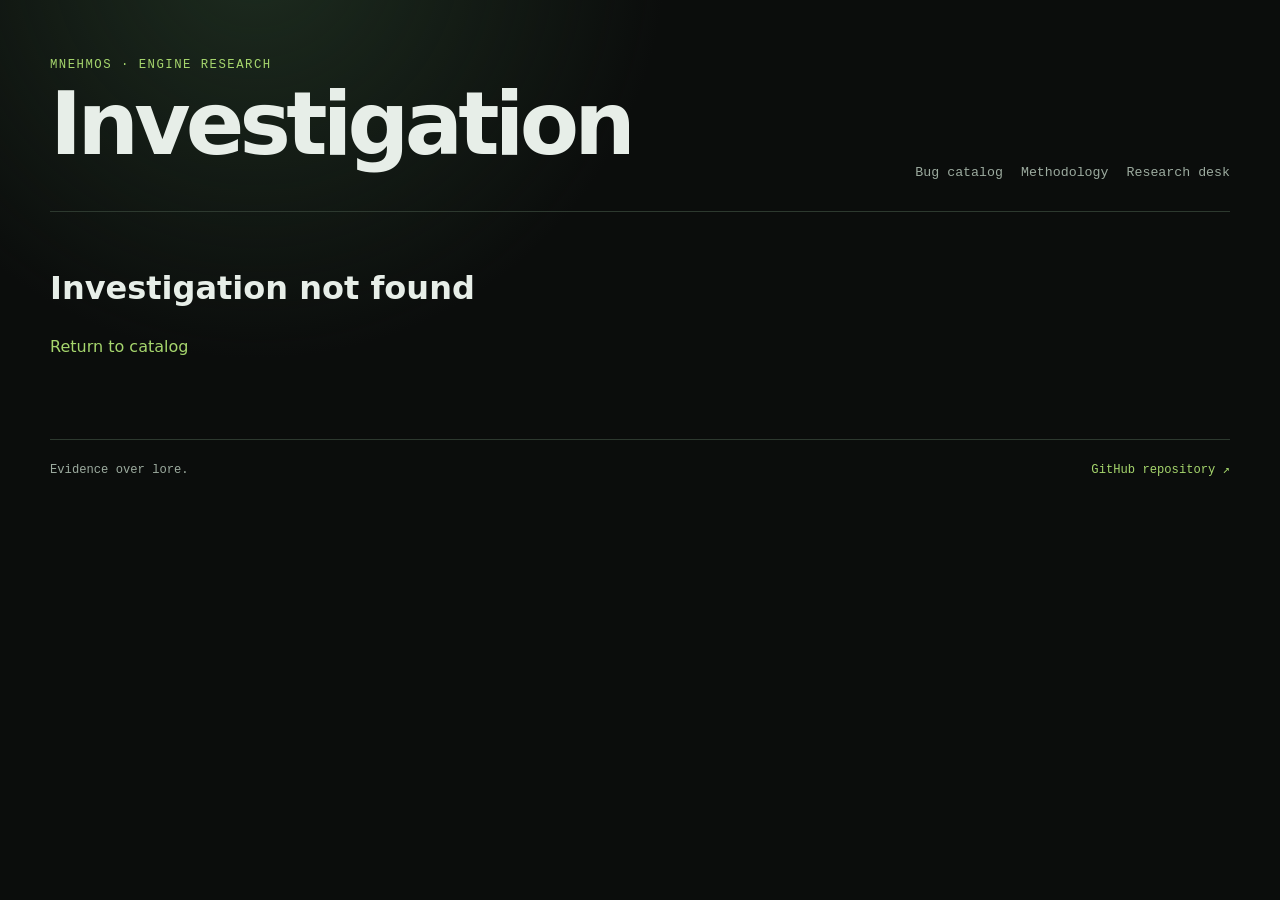
<file: docs/bug.html>
<!doctype html>
<html lang="en">
<head>
  <meta charset="utf-8">
  <meta name="viewport" content="width=device-width,initial-scale=1">
  <meta name="description" content="Fallout: New Vegas engine bug investigation.">
  <title>Investigation · FNV Engine Bug Wiki</title>
  <link rel="stylesheet" href="wiki.css">
</head>
<body>
  <header class="site-header">
    <div><p class="eyebrow">MNEHMOS · ENGINE RESEARCH</p><h1>Investigation</h1></div>
    <nav><a href="index.html">Bug catalog</a><a href="methodology.html">Methodology</a><a href="research.html">Research desk</a></nav>
  </header>
  <main id="bug-detail"><p>Loading investigation…</p></main>
  <footer><span>Evidence over lore.</span><a href="https://github.com/Mnehmos/fallout-new-vegas-modding">GitHub repository ↗</a></footer>
  <script src="wiki.js"></script>
</body>
</html>
</file>
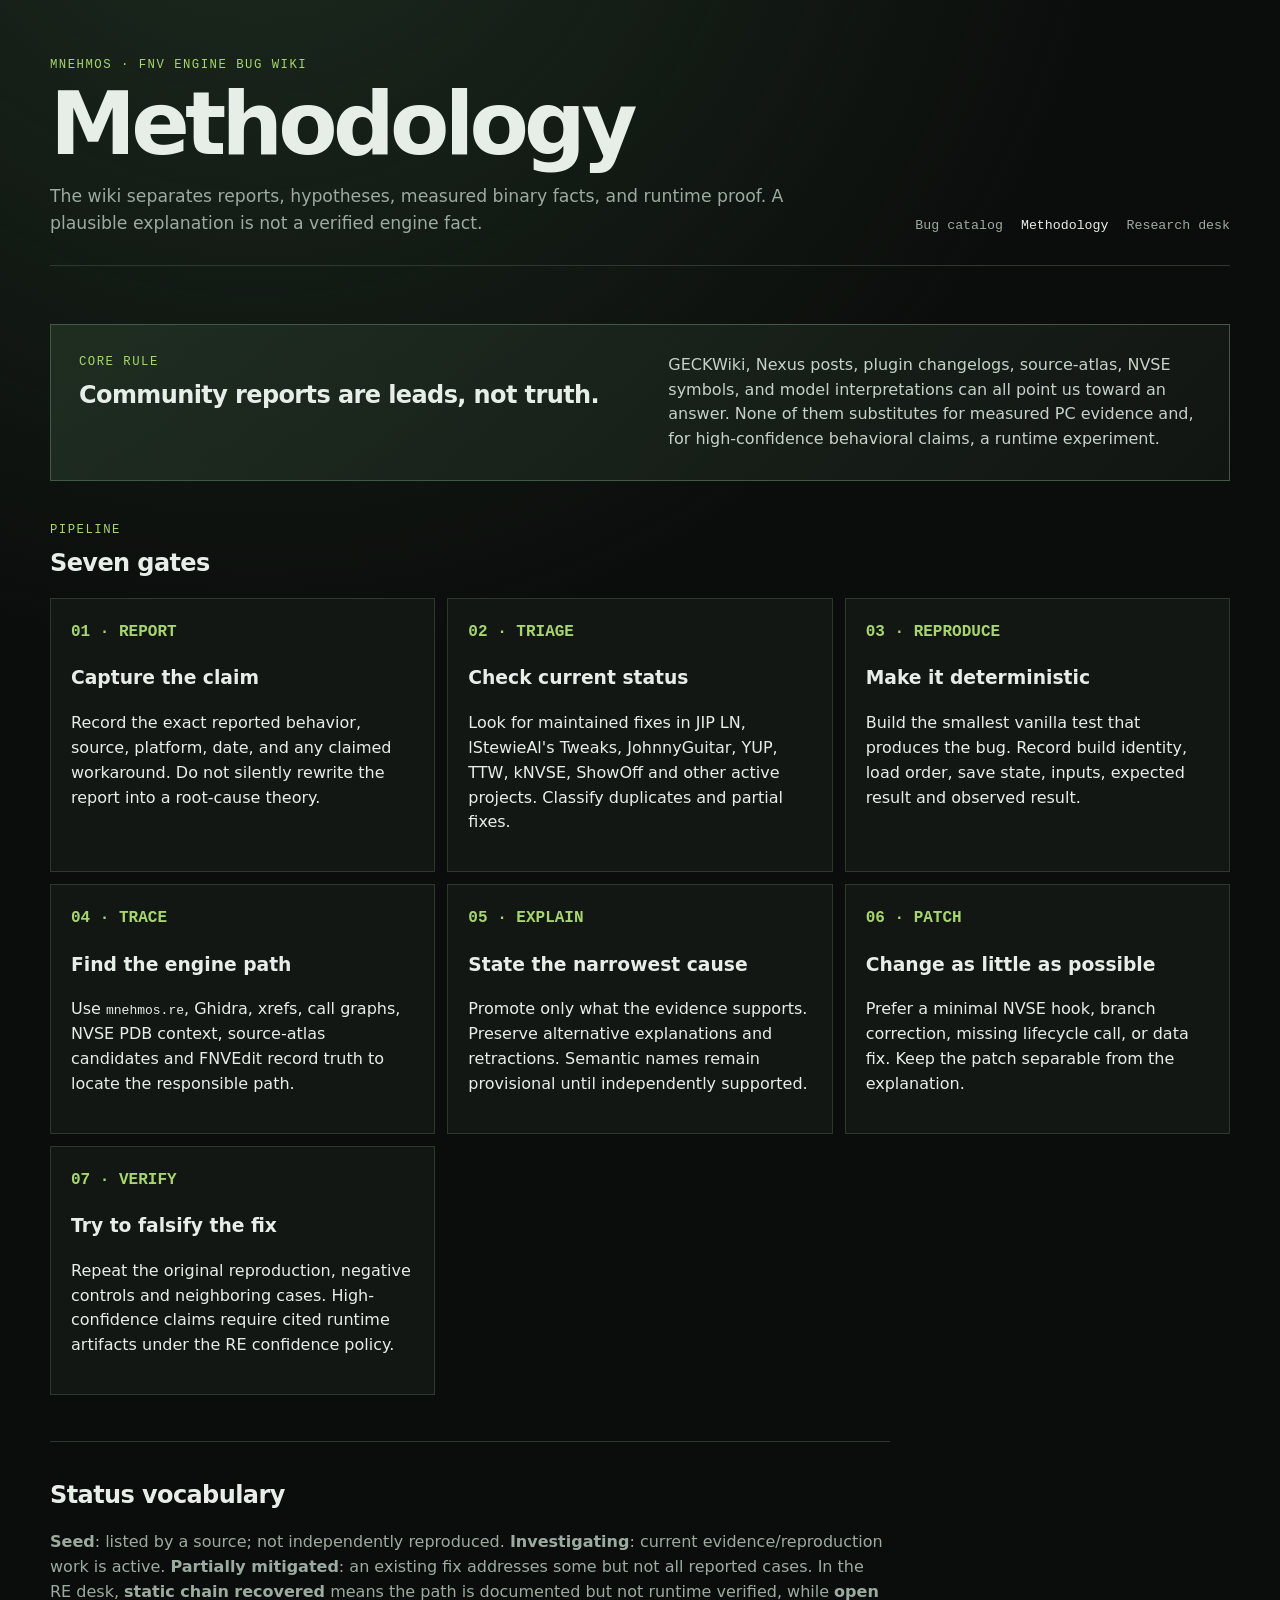
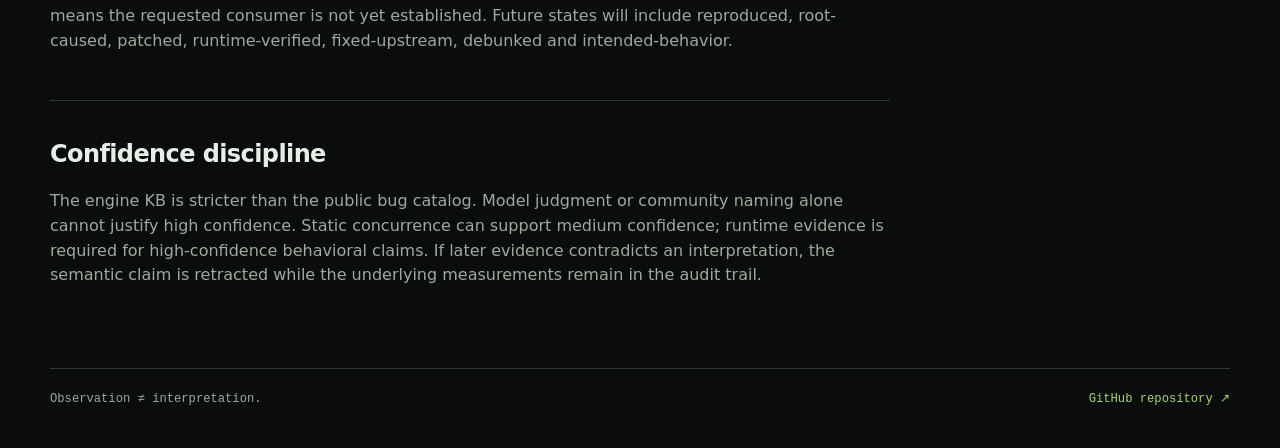
<file: docs/methodology.html>
<!doctype html>
<html lang="en">
<head>
  <meta charset="utf-8">
  <meta name="viewport" content="width=device-width,initial-scale=1">
  <meta name="description" content="Methodology for evidence-backed Fallout: New Vegas engine bug research.">
  <title>Methodology · FNV Engine Bug Wiki</title>
  <link rel="stylesheet" href="wiki.css">
</head>
<body>
  <header class="site-header">
    <div>
      <p class="eyebrow">MNEHMOS · FNV ENGINE BUG WIKI</p>
      <h1>Methodology</h1>
      <p class="lede">The wiki separates reports, hypotheses, measured binary facts, and runtime proof. A plausible explanation is not a verified engine fact.</p>
    </div>
    <nav><a href="index.html">Bug catalog</a><a class="active" href="methodology.html">Methodology</a><a href="research.html">Research desk</a></nav>
  </header>
  <main>
    <section class="callout">
      <div><p class="eyebrow">CORE RULE</p><h2>Community reports are leads, not truth.</h2></div>
      <p>GECKWiki, Nexus posts, plugin changelogs, source-atlas, NVSE symbols, and model interpretations can all point us toward an answer. None of them substitutes for measured PC evidence and, for high-confidence behavioral claims, a runtime experiment.</p>
    </section>

    <section class="section-heading"><div><p class="eyebrow">PIPELINE</p><h2>Seven gates</h2></div></section>
    <div class="method-grid">
      <div class="method-card"><strong>01 · REPORT</strong><h3>Capture the claim</h3><p>Record the exact reported behavior, source, platform, date, and any claimed workaround. Do not silently rewrite the report into a root-cause theory.</p></div>
      <div class="method-card"><strong>02 · TRIAGE</strong><h3>Check current status</h3><p>Look for maintained fixes in JIP LN, lStewieAl's Tweaks, JohnnyGuitar, YUP, TTW, kNVSE, ShowOff and other active projects. Classify duplicates and partial fixes.</p></div>
      <div class="method-card"><strong>03 · REPRODUCE</strong><h3>Make it deterministic</h3><p>Build the smallest vanilla test that produces the bug. Record build identity, load order, save state, inputs, expected result and observed result.</p></div>
      <div class="method-card"><strong>04 · TRACE</strong><h3>Find the engine path</h3><p>Use <code>mnehmos.re</code>, Ghidra, xrefs, call graphs, NVSE PDB context, source-atlas candidates and FNVEdit record truth to locate the responsible path.</p></div>
      <div class="method-card"><strong>05 · EXPLAIN</strong><h3>State the narrowest cause</h3><p>Promote only what the evidence supports. Preserve alternative explanations and retractions. Semantic names remain provisional until independently supported.</p></div>
      <div class="method-card"><strong>06 · PATCH</strong><h3>Change as little as possible</h3><p>Prefer a minimal NVSE hook, branch correction, missing lifecycle call, or data fix. Keep the patch separable from the explanation.</p></div>
      <div class="method-card"><strong>07 · VERIFY</strong><h3>Try to falsify the fix</h3><p>Repeat the original reproduction, negative controls and neighboring cases. High-confidence claims require cited runtime artifacts under the RE confidence policy.</p></div>
    </div>

    <section class="source-note">
      <h2>Status vocabulary</h2>
      <p><strong>Seed</strong>: listed by a source; not independently reproduced. <strong>Investigating</strong>: current evidence/reproduction work is active. <strong>Partially mitigated</strong>: an existing fix addresses some but not all reported cases. In the RE desk, <strong>static chain recovered</strong> means the path is documented but not runtime verified, while <strong>open</strong> means the requested consumer is not yet established. Future states will include reproduced, root-caused, patched, runtime-verified, fixed-upstream, debunked and intended-behavior.</p>
    </section>

    <section class="source-note">
      <h2>Confidence discipline</h2>
      <p>The engine KB is stricter than the public bug catalog. Model judgment or community naming alone cannot justify high confidence. Static concurrence can support medium confidence; runtime evidence is required for high-confidence behavioral claims. If later evidence contradicts an interpretation, the semantic claim is retracted while the underlying measurements remain in the audit trail.</p>
    </section>
  </main>
  <footer><span>Observation ≠ interpretation.</span><a href="https://github.com/Mnehmos/fallout-new-vegas-modding">GitHub repository ↗</a></footer>
</body>
</html>
</file>
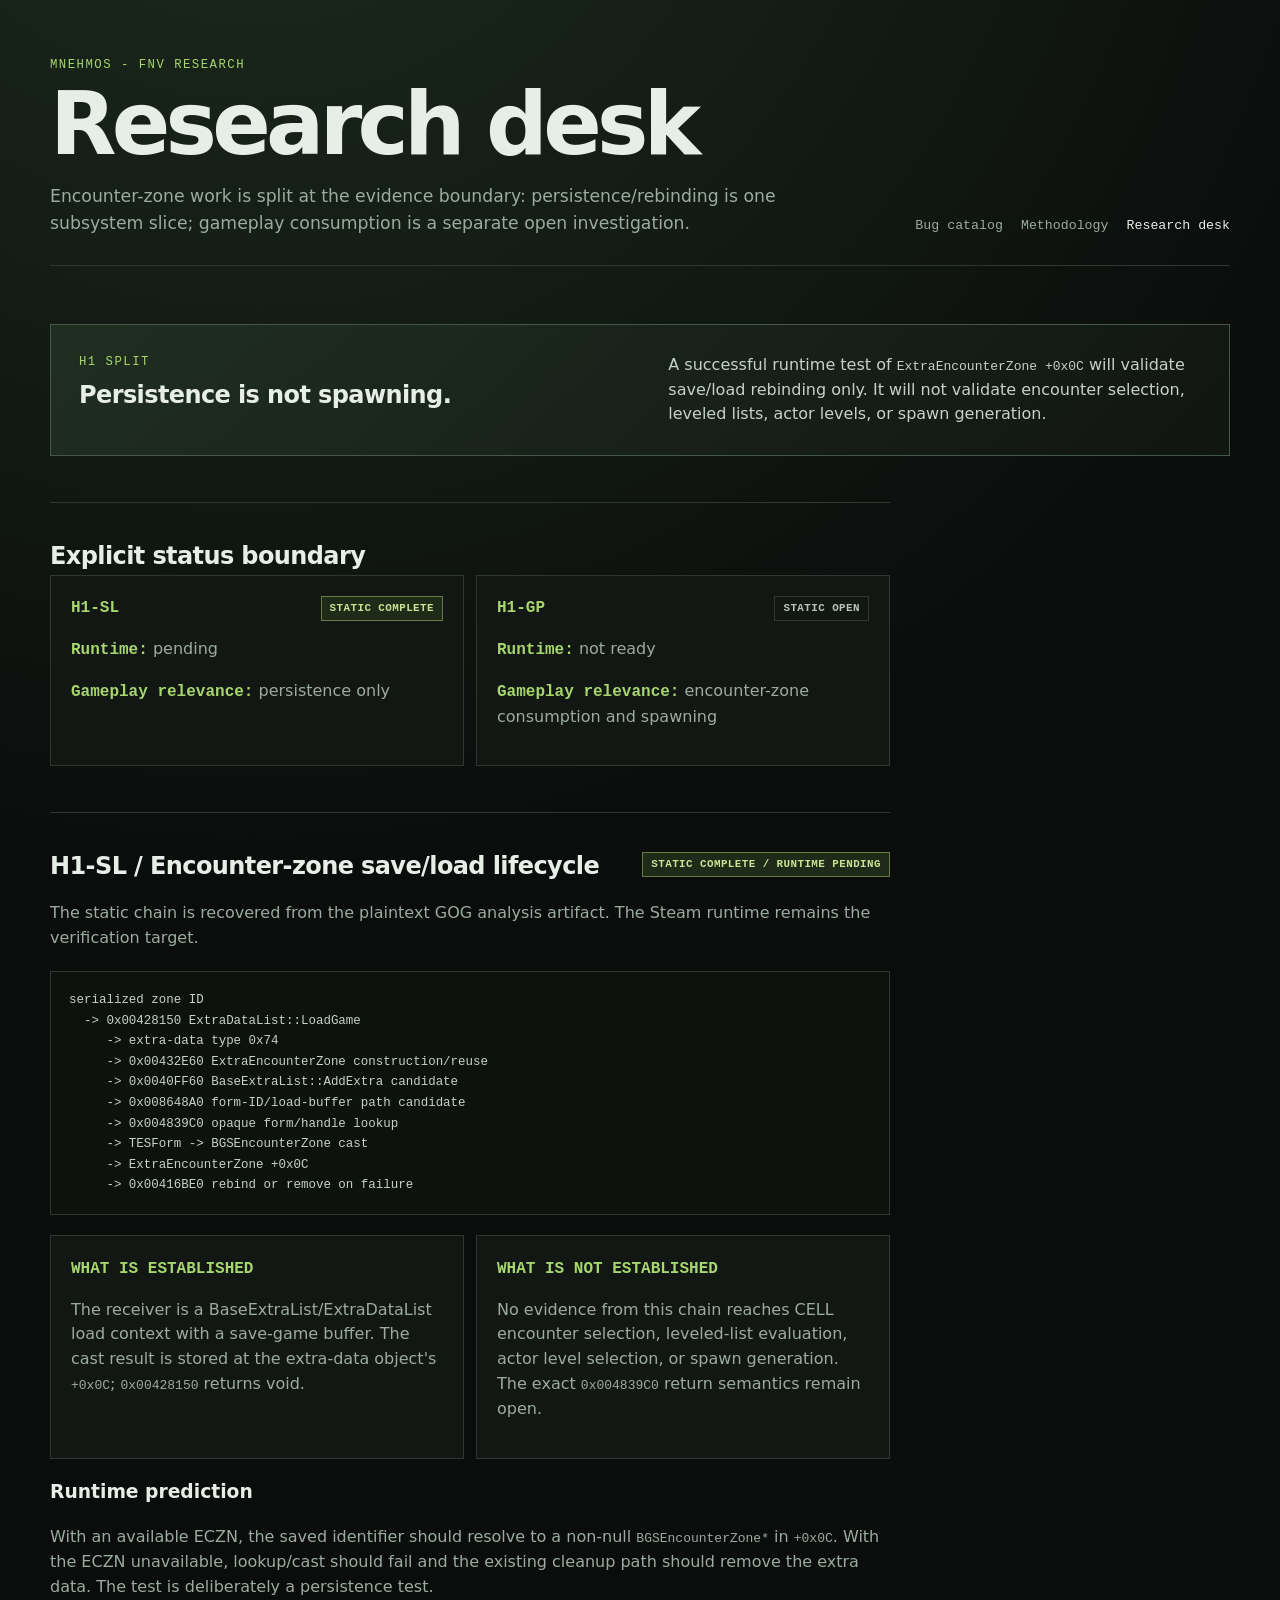
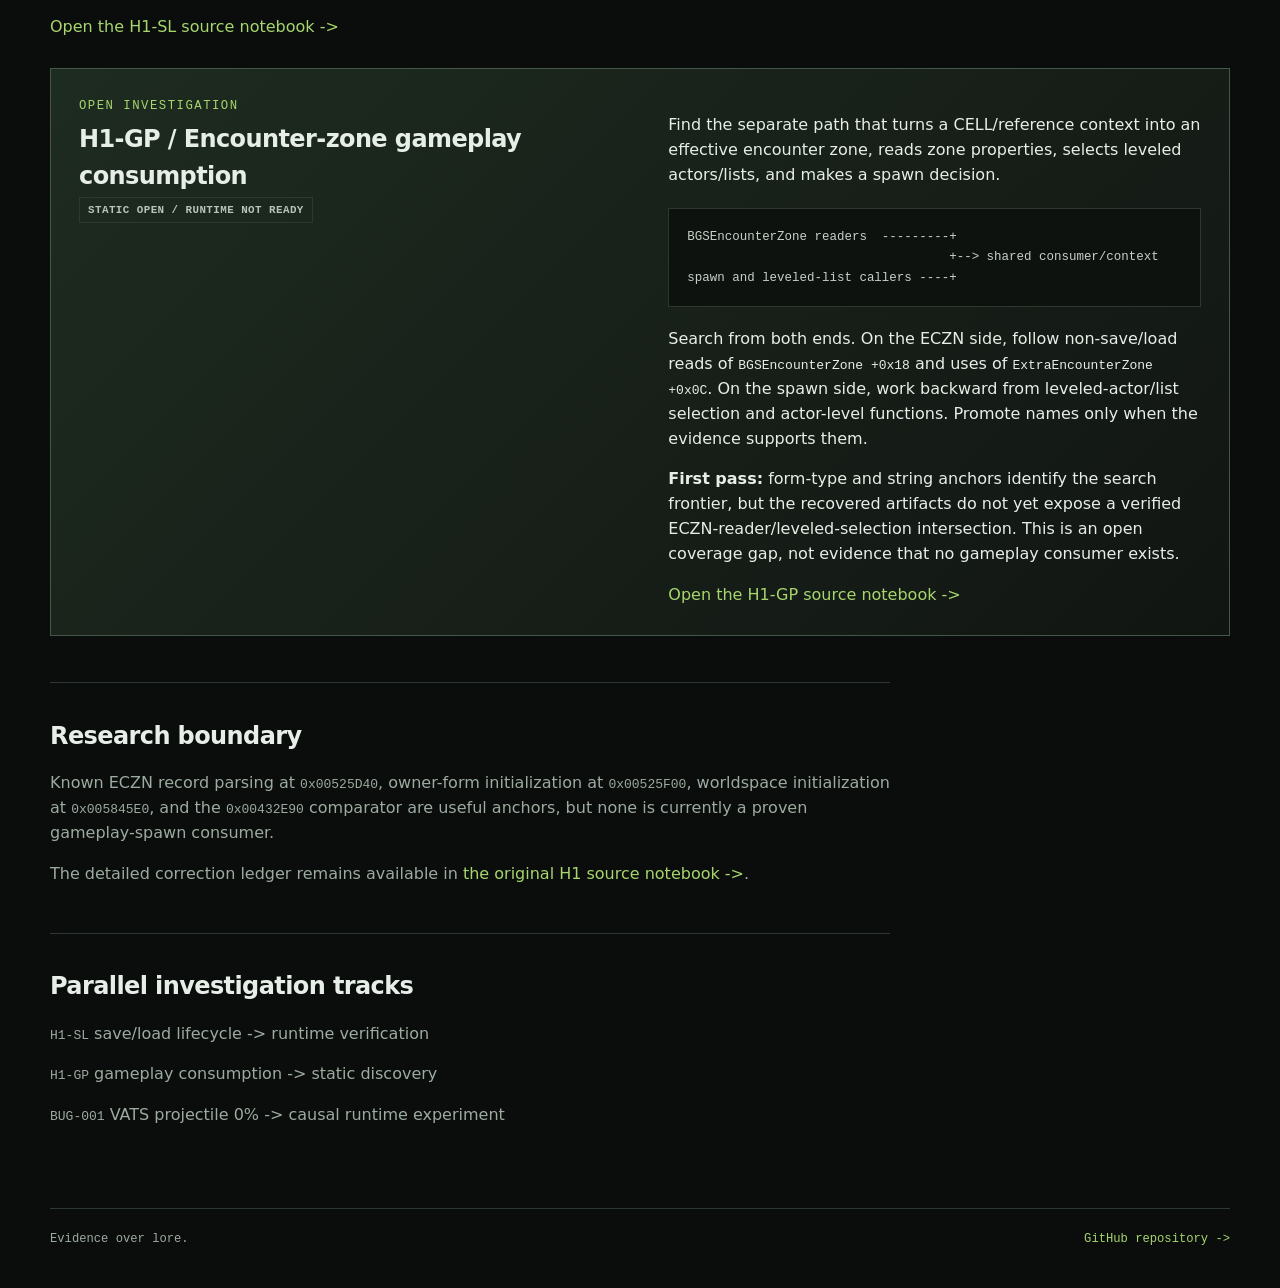
<file: docs/research.html>
<!doctype html>
<html lang="en">
<head>
  <meta charset="utf-8">
  <meta name="viewport" content="width=device-width,initial-scale=1">
  <meta name="description" content="Evidence-backed Fallout: New Vegas encounter-zone reverse-engineering investigations.">
  <title>Research Desk - FNV Engine Bug Wiki</title>
  <link rel="stylesheet" href="wiki.css">
</head>
<body>
  <header class="site-header">
    <div>
      <p class="eyebrow">MNEHMOS - FNV RESEARCH</p>
      <h1>Research desk</h1>
      <p class="lede">Encounter-zone work is split at the evidence boundary: persistence/rebinding is one subsystem slice; gameplay consumption is a separate open investigation.</p>
    </div>
    <nav>
      <a href="index.html">Bug catalog</a>
      <a href="methodology.html">Methodology</a>
      <a class="active" href="research.html">Research desk</a>
    </nav>
  </header>

  <main>
    <section class="callout">
      <div>
        <p class="eyebrow">H1 SPLIT</p>
        <h2>Persistence is not spawning.</h2>
      </div>
      <p>A successful runtime test of <code>ExtraEncounterZone +0x0C</code> will validate save/load rebinding only. It will not validate encounter selection, leveled lists, actor levels, or spawn generation.</p>
    </section>

    <section class="source-note">
      <h2>Explicit status boundary</h2>
      <div class="research-grid">
        <article class="method-card">
          <div class="bug-top"><strong>H1-SL</strong><span class="badge active">Static complete</span></div>
          <p><strong>Runtime:</strong> pending</p>
          <p><strong>Gameplay relevance:</strong> persistence only</p>
        </article>
        <article class="method-card">
          <div class="bug-top"><strong>H1-GP</strong><span class="badge seed">Static open</span></div>
          <p><strong>Runtime:</strong> not ready</p>
          <p><strong>Gameplay relevance:</strong> encounter-zone consumption and spawning</p>
        </article>
      </div>
    </section>

    <section id="h1-sl" class="source-note">
      <div class="bug-top"><h2>H1-SL / Encounter-zone save/load lifecycle</h2><span class="badge active">Static complete / runtime pending</span></div>
      <p>The static chain is recovered from the plaintext GOG analysis artifact. The Steam runtime remains the verification target.</p>
      <pre class="research-chain">serialized zone ID
  -&gt; 0x00428150 ExtraDataList::LoadGame
     -&gt; extra-data type 0x74
     -&gt; 0x00432E60 ExtraEncounterZone construction/reuse
     -&gt; 0x0040FF60 BaseExtraList::AddExtra candidate
     -&gt; 0x008648A0 form-ID/load-buffer path candidate
     -&gt; 0x004839C0 opaque form/handle lookup
     -&gt; TESForm -&gt; BGSEncounterZone cast
     -&gt; ExtraEncounterZone +0x0C
     -&gt; 0x00416BE0 rebind or remove on failure</pre>
      <div class="research-grid">
        <article class="method-card">
          <strong>WHAT IS ESTABLISHED</strong>
          <p>The receiver is a BaseExtraList/ExtraDataList load context with a save-game buffer. The cast result is stored at the extra-data object's <code>+0x0C</code>; <code>0x00428150</code> returns void.</p>
        </article>
        <article class="method-card">
          <strong>WHAT IS NOT ESTABLISHED</strong>
          <p>No evidence from this chain reaches CELL encounter selection, leveled-list evaluation, actor level selection, or spawn generation. The exact <code>0x004839C0</code> return semantics remain open.</p>
        </article>
      </div>
      <h3>Runtime prediction</h3>
      <p>With an available ECZN, the saved identifier should resolve to a non-null <code>BGSEncounterZone*</code> in <code>+0x0C</code>. With the ECZN unavailable, lookup/cast should fail and the existing cleanup path should remove the extra data. The test is deliberately a persistence test.</p>
      <p><a href="https://github.com/Mnehmos/fallout-new-vegas-modding/blob/master/research/re/hypotheses/H1-SL-encounter-zone-save-load-lifecycle.md">Open the H1-SL source notebook -&gt;</a></p>
    </section>

    <section id="h1-gp" class="callout">
      <div>
        <p class="eyebrow">OPEN INVESTIGATION</p>
        <h2>H1-GP / Encounter-zone gameplay consumption</h2>
        <span class="badge seed">Static open / runtime not ready</span>
      </div>
      <div>
        <p>Find the separate path that turns a CELL/reference context into an effective encounter zone, reads zone properties, selects leveled actors/lists, and makes a spawn decision.</p>
        <pre class="research-chain">BGSEncounterZone readers  ---------+
                                   +--&gt; shared consumer/context
spawn and leveled-list callers ----+</pre>
        <p>Search from both ends. On the ECZN side, follow non-save/load reads of <code>BGSEncounterZone +0x18</code> and uses of <code>ExtraEncounterZone +0x0C</code>. On the spawn side, work backward from leveled-actor/list selection and actor-level functions. Promote names only when the evidence supports them.</p>
        <p><strong>First pass:</strong> form-type and string anchors identify the search frontier, but the recovered artifacts do not yet expose a verified ECZN-reader/leveled-selection intersection. This is an open coverage gap, not evidence that no gameplay consumer exists.</p>
        <p><a href="https://github.com/Mnehmos/fallout-new-vegas-modding/blob/master/research/re/hypotheses/H1-GP-encounter-zone-gameplay-consumption.md">Open the H1-GP source notebook -&gt;</a></p>
      </div>
    </section>

    <section class="source-note">
      <h2>Research boundary</h2>
      <p>Known ECZN record parsing at <code>0x00525D40</code>, owner-form initialization at <code>0x00525F00</code>, worldspace initialization at <code>0x005845E0</code>, and the <code>0x00432E90</code> comparator are useful anchors, but none is currently a proven gameplay-spawn consumer.</p>
      <p>The detailed correction ledger remains available in <a href="https://github.com/Mnehmos/fallout-new-vegas-modding/blob/master/research/re/hypotheses/H1-encounter-spawn-resolution.md">the original H1 source notebook -&gt;</a>.</p>
    </section>

    <section class="source-note">
      <h2>Parallel investigation tracks</h2>
      <p><code>H1-SL</code> save/load lifecycle -&gt; runtime verification</p>
      <p><code>H1-GP</code> gameplay consumption -&gt; static discovery</p>
      <p><code>BUG-001</code> VATS projectile 0% -&gt; causal runtime experiment</p>
    </section>
  </main>

  <footer><span>Evidence over lore.</span><a href="https://github.com/Mnehmos/fallout-new-vegas-modding">GitHub repository -&gt;</a></footer>
</body>
</html>
</file>
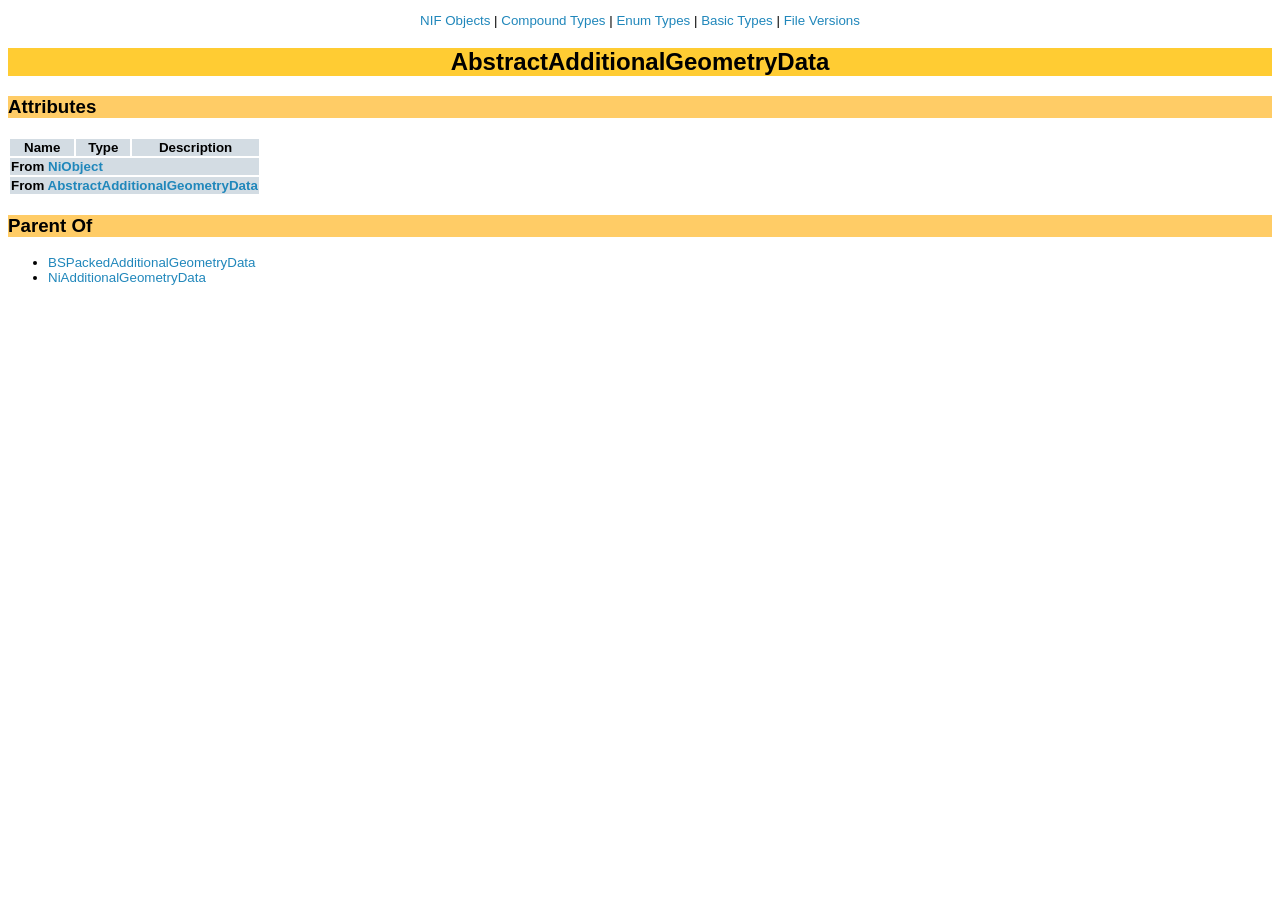
<file: tools/NifSkope/NifSkope_2_0_2018-02-22-x64/doc/AbstractAdditionalGeometryData.html>
<!doctype html>
<html lang="en">
<head>
    <title>NIF File Format Documentation - AbstractAdditionalGeometryData</title>
    <link rel="stylesheet" href="docsys.css" type="text/css" />
    <link rel="icon" href="favicon.ico" type="image/x-icon" />
</head>
<body>
    <p align="center"><a href="index.html">NIF Objects</a> | <a href="compound_list.html">Compound Types</a> 
    | <a href="enum_list.html">Enum Types</a> | <a href="basic_list.html">Basic Types</a> | <a href="version_list.html">File Versions</a></p>
    
<center><h2>AbstractAdditionalGeometryData</h2></center>

<h3>Attributes</h3>
<table>
    <tr>
        <th>Name</th>
        <th>Type</th>
        <th>Description</th>
    </tr>
    
<tr>
    <th align="left" style="text-align:left;" colspan="3">From <a href ="NiObject.html">NiObject</a></th>
</tr>

<tr>
    <th align="left" style="text-align:left;" colspan="3">From <a href ="AbstractAdditionalGeometryData.html">AbstractAdditionalGeometryData</a></th>
</tr>

</table>

<h3>Parent Of</h3>
<ul>
	<li><a href="BSPackedAdditionalGeometryData.html">BSPackedAdditionalGeometryData</a></li>
	<li><a href="NiAdditionalGeometryData.html">NiAdditionalGeometryData</a></li>

</ul>
</body>
</html>
</file>
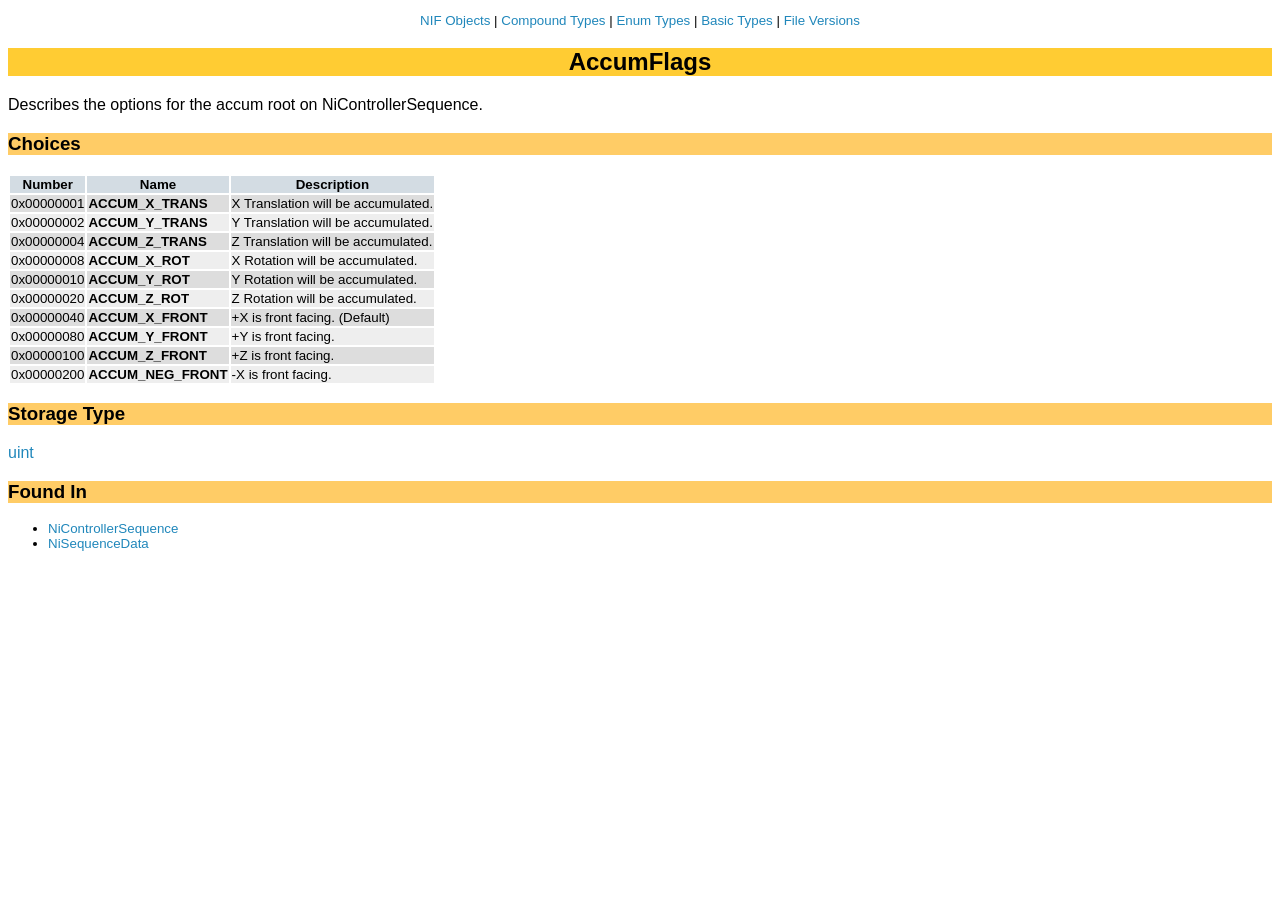
<file: tools/NifSkope/NifSkope_2_0_2018-02-22-x64/doc/AccumFlags.html>
<!doctype html>
<html lang="en">
<head>
    <title>NIF File Format Documentation - AccumFlags</title>
    <link rel="stylesheet" href="docsys.css" type="text/css" />
    <link rel="icon" href="favicon.ico" type="image/x-icon" />
</head>
<body>
    <p align="center"><a href="index.html">NIF Objects</a> | <a href="compound_list.html">Compound Types</a> 
    | <a href="enum_list.html">Enum Types</a> | <a href="basic_list.html">Basic Types</a> | <a href="version_list.html">File Versions</a></p>
    
<h2>AccumFlags</h2>
Describes the options for the accum root on NiControllerSequence.

<h3>Choices</h3>
<table>
    <tr>
        <th>Number</th>
        <th>Name</th>
        <th>Description</th>
    </tr>
    
<tr>
    <td>0x00000001</td>
    <td><b>ACCUM_X_TRANS</b></td>
    <td>X Translation will be accumulated.</td>
</tr>

<tr>
    <td>0x00000002</td>
    <td><b>ACCUM_Y_TRANS</b></td>
    <td>Y Translation will be accumulated.</td>
</tr>

<tr>
    <td>0x00000004</td>
    <td><b>ACCUM_Z_TRANS</b></td>
    <td>Z Translation will be accumulated.</td>
</tr>

<tr>
    <td>0x00000008</td>
    <td><b>ACCUM_X_ROT</b></td>
    <td>X Rotation will be accumulated.</td>
</tr>

<tr>
    <td>0x00000010</td>
    <td><b>ACCUM_Y_ROT</b></td>
    <td>Y Rotation will be accumulated.</td>
</tr>

<tr>
    <td>0x00000020</td>
    <td><b>ACCUM_Z_ROT</b></td>
    <td>Z Rotation will be accumulated.</td>
</tr>

<tr>
    <td>0x00000040</td>
    <td><b>ACCUM_X_FRONT</b></td>
    <td>+X is front facing. (Default)</td>
</tr>

<tr>
    <td>0x00000080</td>
    <td><b>ACCUM_Y_FRONT</b></td>
    <td>+Y is front facing.</td>
</tr>

<tr>
    <td>0x00000100</td>
    <td><b>ACCUM_Z_FRONT</b></td>
    <td>+Z is front facing.</td>
</tr>

<tr>
    <td>0x00000200</td>
    <td><b>ACCUM_NEG_FRONT</b></td>
    <td>-X is front facing.</td>
</tr>

</table>

<h3>Storage Type</h3>
<a href ="uint.html">uint</a>

<h3>Found In</h3>
<ul>
	<li><a href="NiControllerSequence.html">NiControllerSequence</a></li>
	<li><a href="NiSequenceData.html">NiSequenceData</a></li>

</ul>

</body>
</html>
</file>
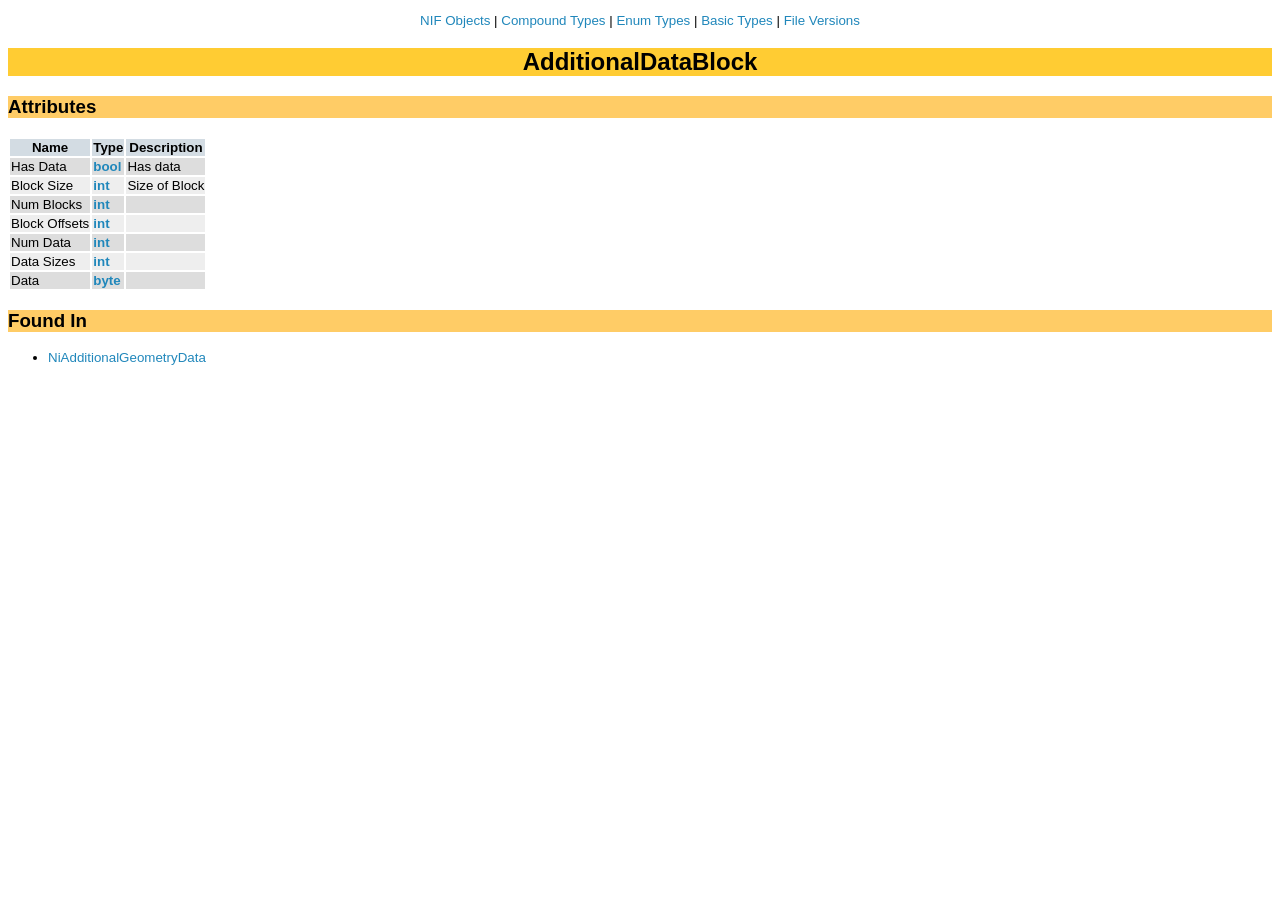
<file: tools/NifSkope/NifSkope_2_0_2018-02-22-x64/doc/AdditionalDataBlock.html>
<!doctype html>
<html lang="en">
<head>
    <title>NIF File Format Documentation - AdditionalDataBlock</title>
    <link rel="stylesheet" href="docsys.css" type="text/css" />
    <link rel="icon" href="favicon.ico" type="image/x-icon" />
</head>
<body>
    <p align="center"><a href="index.html">NIF Objects</a> | <a href="compound_list.html">Compound Types</a> 
    | <a href="enum_list.html">Enum Types</a> | <a href="basic_list.html">Basic Types</a> | <a href="version_list.html">File Versions</a></p>
    
<center><h2>AdditionalDataBlock</h2></center>

<h3>Attributes</h3>
<table>
    <tr>
        <th>Name</th>
        <th>Type</th>
        <th>Description</th>
    </tr>
    
<tr>
    <td class="aname">Has Data</td>
    <td class="atype"><a href="bool.html"><b>bool</b></a></td>
    <td class="adesc">Has data</td>
</tr>

<tr>
    <td class="aname">Block Size</td>
    <td class="atype"><a href="int.html"><b>int</b></a></td>
    <td class="adesc">Size of Block</td>
</tr>

<tr>
    <td class="aname">Num Blocks</td>
    <td class="atype"><a href="int.html"><b>int</b></a></td>
    <td class="adesc"></td>
</tr>

<tr>
    <td class="aname">Block Offsets</td>
    <td class="atype"><a href="int.html"><b>int</b></a></td>
    <td class="adesc"></td>
</tr>

<tr>
    <td class="aname">Num Data</td>
    <td class="atype"><a href="int.html"><b>int</b></a></td>
    <td class="adesc"></td>
</tr>

<tr>
    <td class="aname">Data Sizes</td>
    <td class="atype"><a href="int.html"><b>int</b></a></td>
    <td class="adesc"></td>
</tr>

<tr>
    <td class="aname">Data</td>
    <td class="atype"><a href="byte.html"><b>byte</b></a></td>
    <td class="adesc"></td>
</tr>

</table>

<h3>Found In</h3>
<ul>
	<li><a href="NiAdditionalGeometryData.html">NiAdditionalGeometryData</a></li>

</ul>

</body>
</html>
</file>
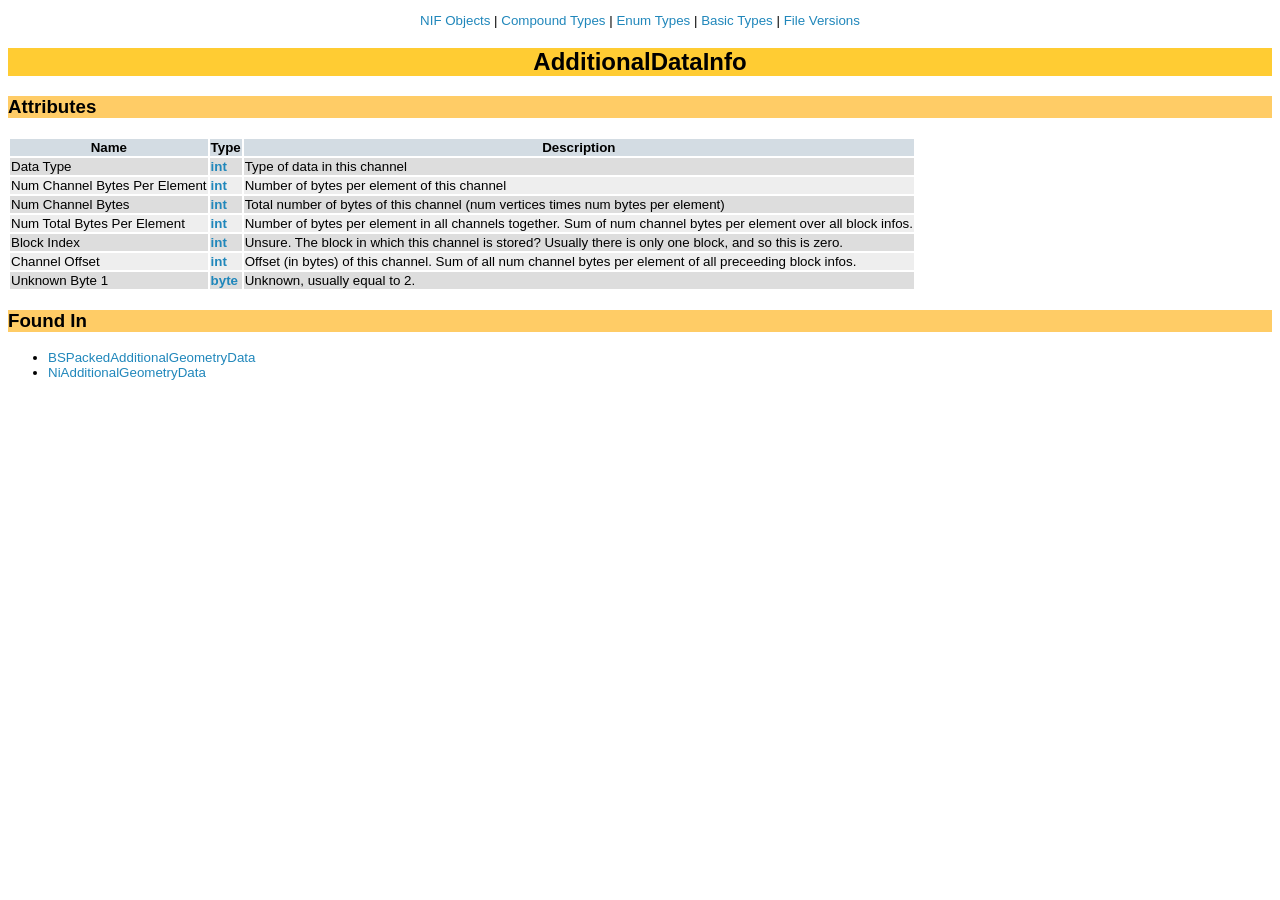
<file: tools/NifSkope/NifSkope_2_0_2018-02-22-x64/doc/AdditionalDataInfo.html>
<!doctype html>
<html lang="en">
<head>
    <title>NIF File Format Documentation - AdditionalDataInfo</title>
    <link rel="stylesheet" href="docsys.css" type="text/css" />
    <link rel="icon" href="favicon.ico" type="image/x-icon" />
</head>
<body>
    <p align="center"><a href="index.html">NIF Objects</a> | <a href="compound_list.html">Compound Types</a> 
    | <a href="enum_list.html">Enum Types</a> | <a href="basic_list.html">Basic Types</a> | <a href="version_list.html">File Versions</a></p>
    
<center><h2>AdditionalDataInfo</h2></center>

<h3>Attributes</h3>
<table>
    <tr>
        <th>Name</th>
        <th>Type</th>
        <th>Description</th>
    </tr>
    
<tr>
    <td class="aname">Data Type</td>
    <td class="atype"><a href="int.html"><b>int</b></a></td>
    <td class="adesc">Type of data in this channel</td>
</tr>

<tr>
    <td class="aname">Num Channel Bytes Per Element</td>
    <td class="atype"><a href="int.html"><b>int</b></a></td>
    <td class="adesc">Number of bytes per element of this channel</td>
</tr>

<tr>
    <td class="aname">Num Channel Bytes</td>
    <td class="atype"><a href="int.html"><b>int</b></a></td>
    <td class="adesc">Total number of bytes of this channel (num vertices times num bytes per element)</td>
</tr>

<tr>
    <td class="aname">Num Total Bytes Per Element</td>
    <td class="atype"><a href="int.html"><b>int</b></a></td>
    <td class="adesc">Number of bytes per element in all channels together. Sum of num channel bytes per element over all block infos.</td>
</tr>

<tr>
    <td class="aname">Block Index</td>
    <td class="atype"><a href="int.html"><b>int</b></a></td>
    <td class="adesc">Unsure. The block in which this channel is stored? Usually there is only one block, and so this is zero.</td>
</tr>

<tr>
    <td class="aname">Channel Offset</td>
    <td class="atype"><a href="int.html"><b>int</b></a></td>
    <td class="adesc">Offset (in bytes) of this channel. Sum of all num channel bytes per element of all preceeding block infos.</td>
</tr>

<tr>
    <td class="aname">Unknown Byte 1</td>
    <td class="atype"><a href="byte.html"><b>byte</b></a></td>
    <td class="adesc">Unknown, usually equal to 2.</td>
</tr>

</table>

<h3>Found In</h3>
<ul>
	<li><a href="BSPackedAdditionalGeometryData.html">BSPackedAdditionalGeometryData</a></li>
	<li><a href="NiAdditionalGeometryData.html">NiAdditionalGeometryData</a></li>

</ul>

</body>
</html>
</file>
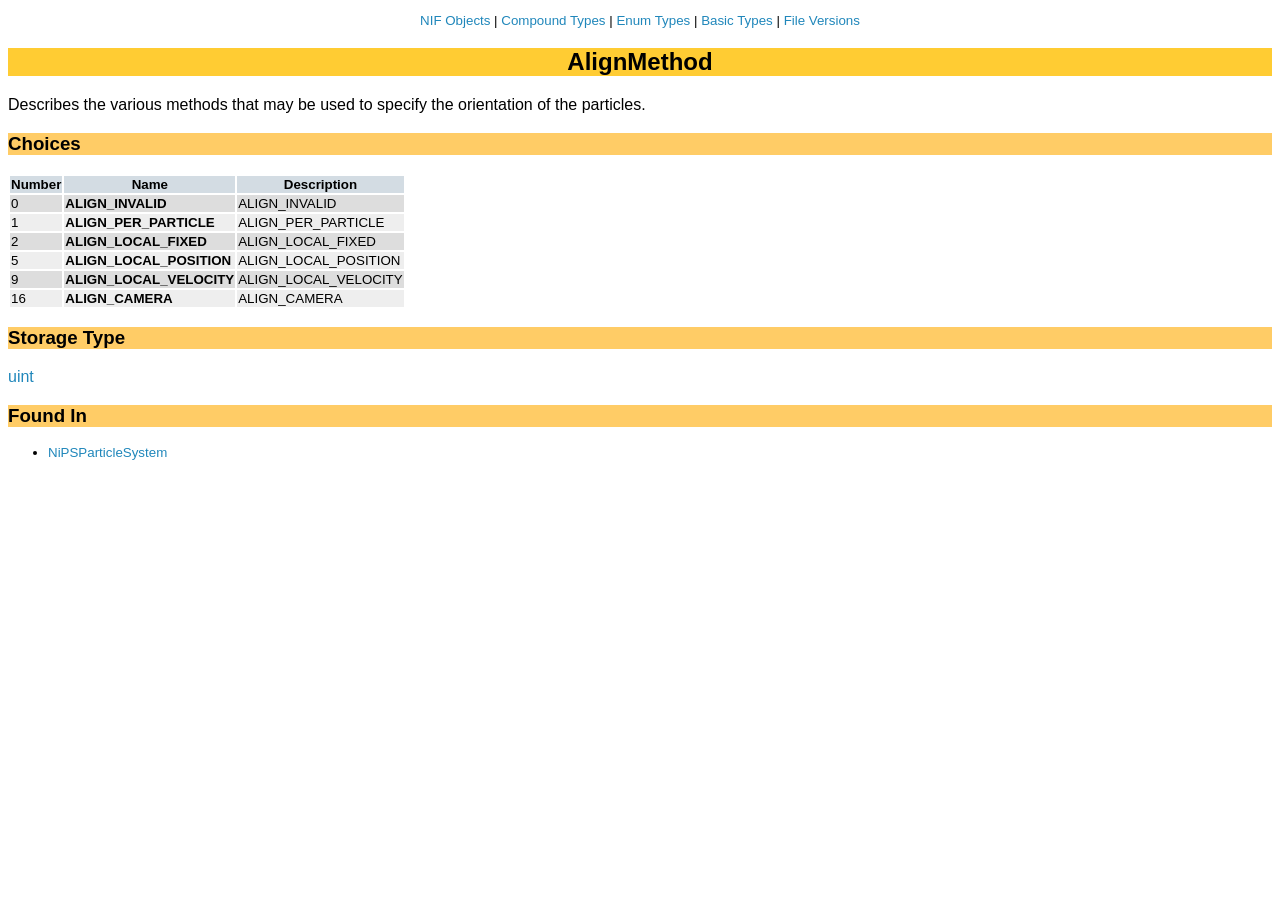
<file: tools/NifSkope/NifSkope_2_0_2018-02-22-x64/doc/AlignMethod.html>
<!doctype html>
<html lang="en">
<head>
    <title>NIF File Format Documentation - AlignMethod</title>
    <link rel="stylesheet" href="docsys.css" type="text/css" />
    <link rel="icon" href="favicon.ico" type="image/x-icon" />
</head>
<body>
    <p align="center"><a href="index.html">NIF Objects</a> | <a href="compound_list.html">Compound Types</a> 
    | <a href="enum_list.html">Enum Types</a> | <a href="basic_list.html">Basic Types</a> | <a href="version_list.html">File Versions</a></p>
    
<h2>AlignMethod</h2>
Describes the various methods that may be used to specify the orientation of the particles.

<h3>Choices</h3>
<table>
    <tr>
        <th>Number</th>
        <th>Name</th>
        <th>Description</th>
    </tr>
    
<tr>
    <td>0</td>
    <td><b>ALIGN_INVALID</b></td>
    <td>ALIGN_INVALID</td>
</tr>

<tr>
    <td>1</td>
    <td><b>ALIGN_PER_PARTICLE</b></td>
    <td>ALIGN_PER_PARTICLE</td>
</tr>

<tr>
    <td>2</td>
    <td><b>ALIGN_LOCAL_FIXED</b></td>
    <td>ALIGN_LOCAL_FIXED</td>
</tr>

<tr>
    <td>5</td>
    <td><b>ALIGN_LOCAL_POSITION</b></td>
    <td>ALIGN_LOCAL_POSITION</td>
</tr>

<tr>
    <td>9</td>
    <td><b>ALIGN_LOCAL_VELOCITY</b></td>
    <td>ALIGN_LOCAL_VELOCITY</td>
</tr>

<tr>
    <td>16</td>
    <td><b>ALIGN_CAMERA</b></td>
    <td>ALIGN_CAMERA</td>
</tr>

</table>

<h3>Storage Type</h3>
<a href ="uint.html">uint</a>

<h3>Found In</h3>
<ul>
	<li><a href="NiPSParticleSystem.html">NiPSParticleSystem</a></li>

</ul>

</body>
</html>
</file>
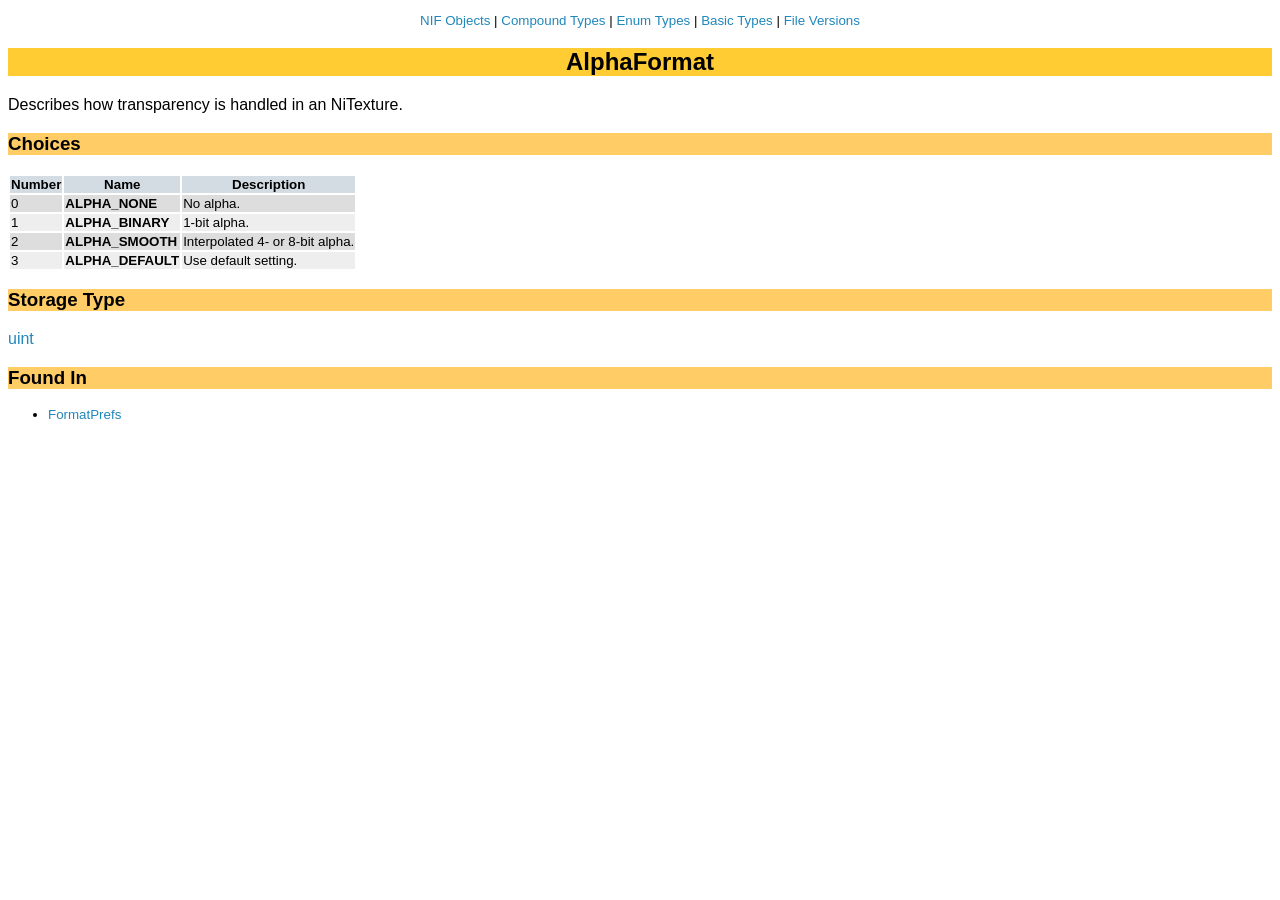
<file: tools/NifSkope/NifSkope_2_0_2018-02-22-x64/doc/AlphaFormat.html>
<!doctype html>
<html lang="en">
<head>
    <title>NIF File Format Documentation - AlphaFormat</title>
    <link rel="stylesheet" href="docsys.css" type="text/css" />
    <link rel="icon" href="favicon.ico" type="image/x-icon" />
</head>
<body>
    <p align="center"><a href="index.html">NIF Objects</a> | <a href="compound_list.html">Compound Types</a> 
    | <a href="enum_list.html">Enum Types</a> | <a href="basic_list.html">Basic Types</a> | <a href="version_list.html">File Versions</a></p>
    
<h2>AlphaFormat</h2>
Describes how transparency is handled in an NiTexture.

<h3>Choices</h3>
<table>
    <tr>
        <th>Number</th>
        <th>Name</th>
        <th>Description</th>
    </tr>
    
<tr>
    <td>0</td>
    <td><b>ALPHA_NONE</b></td>
    <td>No alpha.</td>
</tr>

<tr>
    <td>1</td>
    <td><b>ALPHA_BINARY</b></td>
    <td>1-bit alpha.</td>
</tr>

<tr>
    <td>2</td>
    <td><b>ALPHA_SMOOTH</b></td>
    <td>Interpolated 4- or 8-bit alpha.</td>
</tr>

<tr>
    <td>3</td>
    <td><b>ALPHA_DEFAULT</b></td>
    <td>Use default setting.</td>
</tr>

</table>

<h3>Storage Type</h3>
<a href ="uint.html">uint</a>

<h3>Found In</h3>
<ul>
	<li><a href="FormatPrefs.html">FormatPrefs</a></li>

</ul>

</body>
</html>
</file>
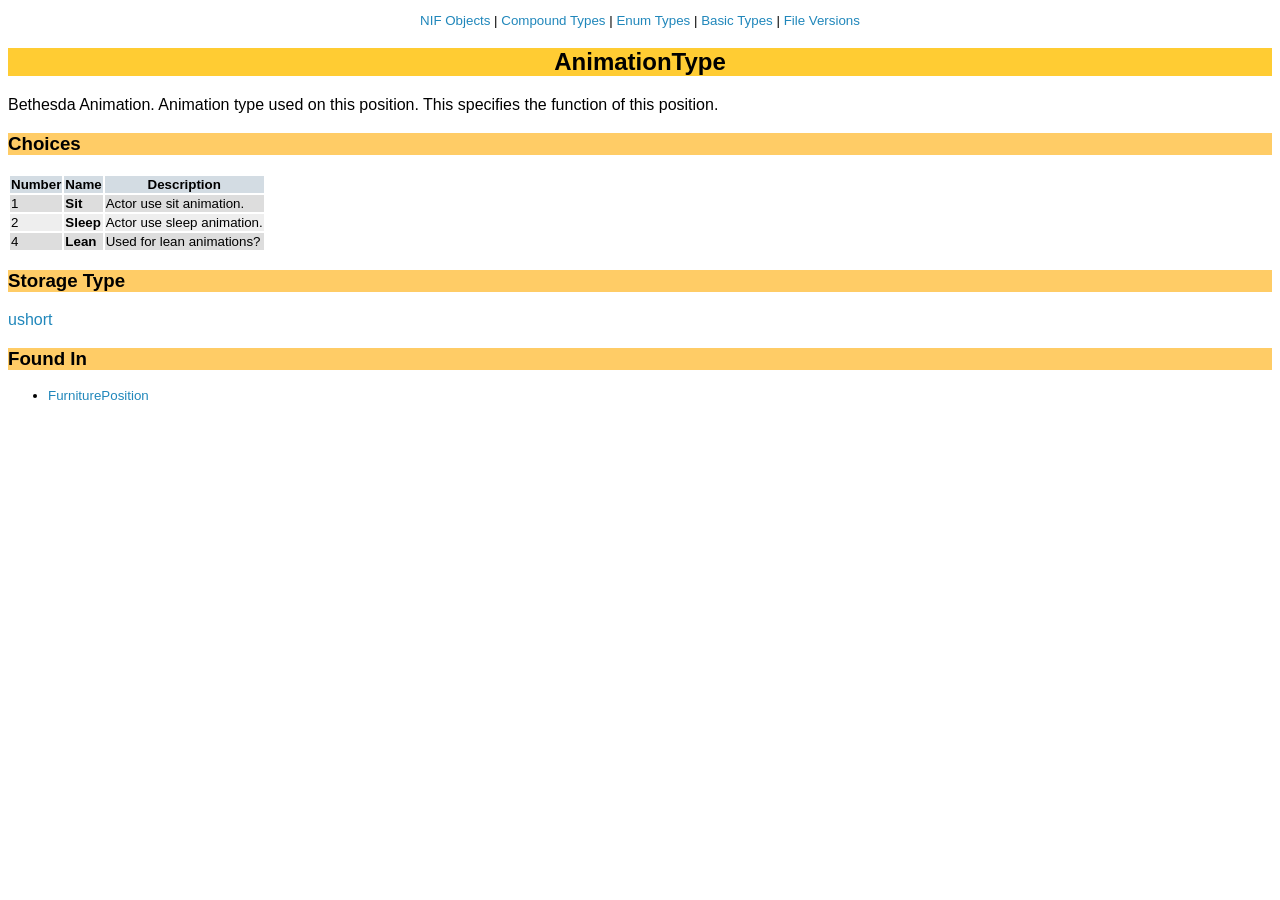
<file: tools/NifSkope/NifSkope_2_0_2018-02-22-x64/doc/AnimationType.html>
<!doctype html>
<html lang="en">
<head>
    <title>NIF File Format Documentation - AnimationType</title>
    <link rel="stylesheet" href="docsys.css" type="text/css" />
    <link rel="icon" href="favicon.ico" type="image/x-icon" />
</head>
<body>
    <p align="center"><a href="index.html">NIF Objects</a> | <a href="compound_list.html">Compound Types</a> 
    | <a href="enum_list.html">Enum Types</a> | <a href="basic_list.html">Basic Types</a> | <a href="version_list.html">File Versions</a></p>
    
<h2>AnimationType</h2>
Bethesda Animation. Animation type used on this position. This specifies the function of this position.

<h3>Choices</h3>
<table>
    <tr>
        <th>Number</th>
        <th>Name</th>
        <th>Description</th>
    </tr>
    
<tr>
    <td>1</td>
    <td><b>Sit</b></td>
    <td>Actor use sit animation.</td>
</tr>

<tr>
    <td>2</td>
    <td><b>Sleep</b></td>
    <td>Actor use sleep animation.</td>
</tr>

<tr>
    <td>4</td>
    <td><b>Lean</b></td>
    <td>Used for lean animations?</td>
</tr>

</table>

<h3>Storage Type</h3>
<a href ="ushort.html">ushort</a>

<h3>Found In</h3>
<ul>
	<li><a href="FurniturePosition.html">FurniturePosition</a></li>

</ul>

</body>
</html>
</file>
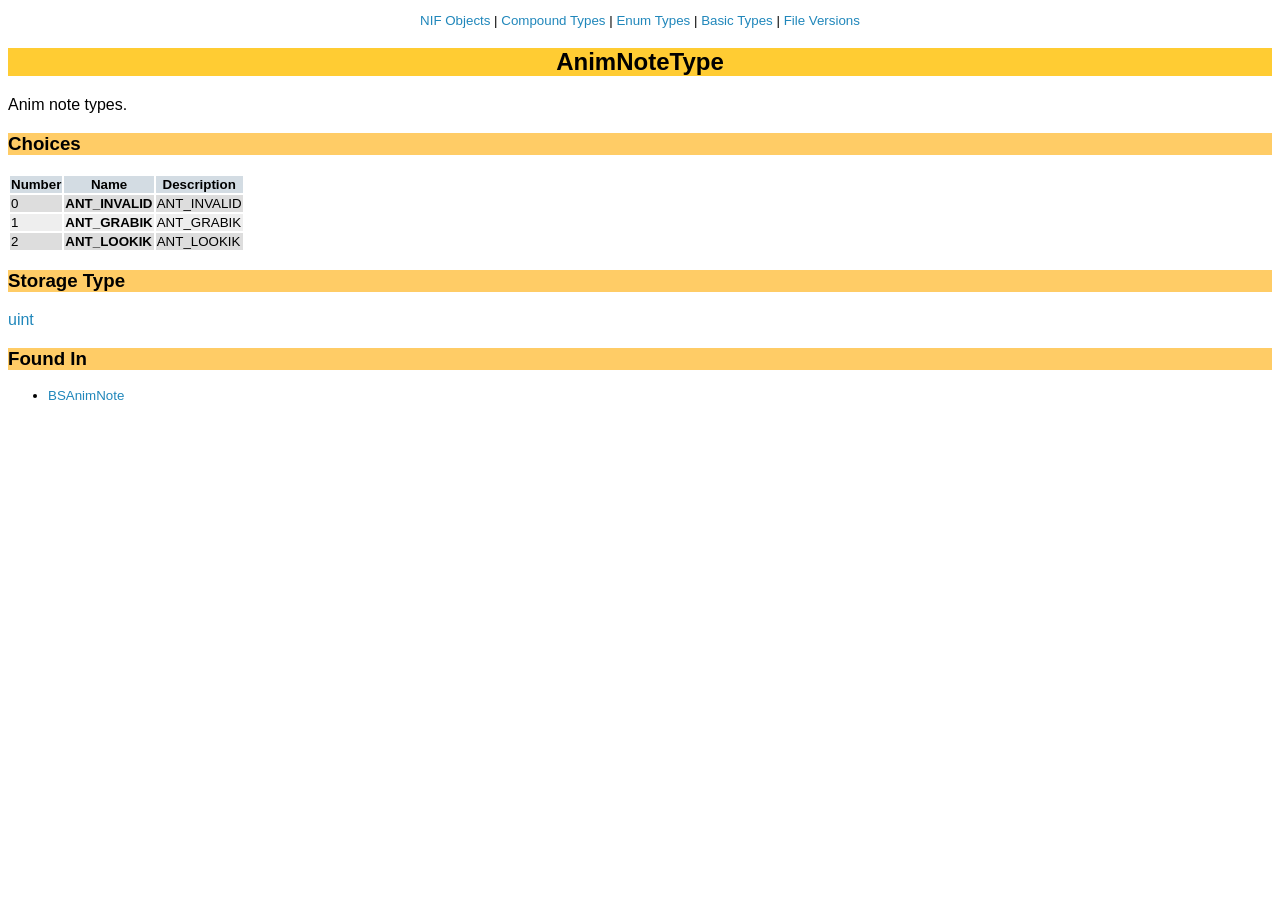
<file: tools/NifSkope/NifSkope_2_0_2018-02-22-x64/doc/AnimNoteType.html>
<!doctype html>
<html lang="en">
<head>
    <title>NIF File Format Documentation - AnimNoteType</title>
    <link rel="stylesheet" href="docsys.css" type="text/css" />
    <link rel="icon" href="favicon.ico" type="image/x-icon" />
</head>
<body>
    <p align="center"><a href="index.html">NIF Objects</a> | <a href="compound_list.html">Compound Types</a> 
    | <a href="enum_list.html">Enum Types</a> | <a href="basic_list.html">Basic Types</a> | <a href="version_list.html">File Versions</a></p>
    
<h2>AnimNoteType</h2>
Anim note types.

<h3>Choices</h3>
<table>
    <tr>
        <th>Number</th>
        <th>Name</th>
        <th>Description</th>
    </tr>
    
<tr>
    <td>0</td>
    <td><b>ANT_INVALID</b></td>
    <td>ANT_INVALID</td>
</tr>

<tr>
    <td>1</td>
    <td><b>ANT_GRABIK</b></td>
    <td>ANT_GRABIK</td>
</tr>

<tr>
    <td>2</td>
    <td><b>ANT_LOOKIK</b></td>
    <td>ANT_LOOKIK</td>
</tr>

</table>

<h3>Storage Type</h3>
<a href ="uint.html">uint</a>

<h3>Found In</h3>
<ul>
	<li><a href="BSAnimNote.html">BSAnimNote</a></li>

</ul>

</body>
</html>
</file>
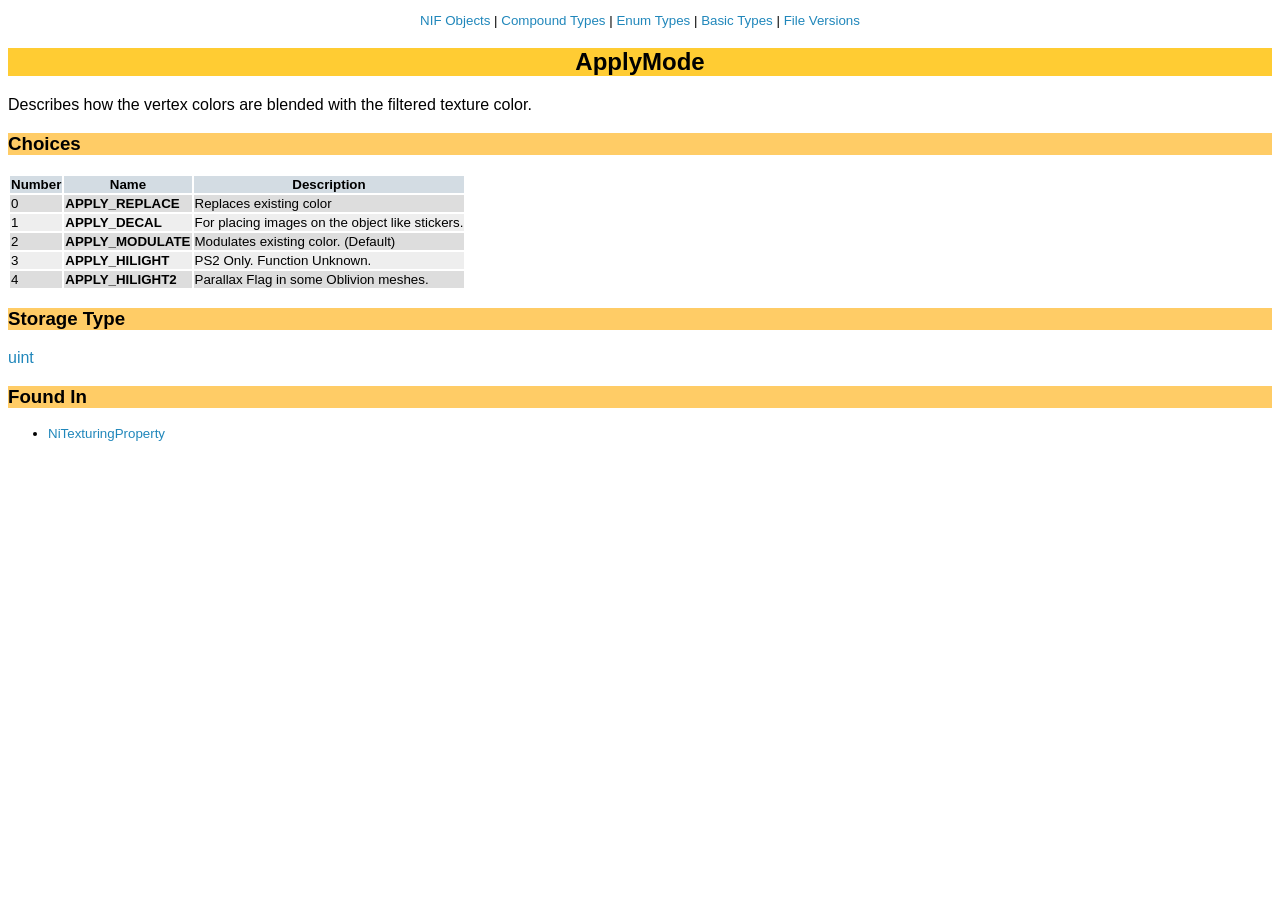
<file: tools/NifSkope/NifSkope_2_0_2018-02-22-x64/doc/ApplyMode.html>
<!doctype html>
<html lang="en">
<head>
    <title>NIF File Format Documentation - ApplyMode</title>
    <link rel="stylesheet" href="docsys.css" type="text/css" />
    <link rel="icon" href="favicon.ico" type="image/x-icon" />
</head>
<body>
    <p align="center"><a href="index.html">NIF Objects</a> | <a href="compound_list.html">Compound Types</a> 
    | <a href="enum_list.html">Enum Types</a> | <a href="basic_list.html">Basic Types</a> | <a href="version_list.html">File Versions</a></p>
    
<h2>ApplyMode</h2>
Describes how the vertex colors are blended with the filtered texture color.

<h3>Choices</h3>
<table>
    <tr>
        <th>Number</th>
        <th>Name</th>
        <th>Description</th>
    </tr>
    
<tr>
    <td>0</td>
    <td><b>APPLY_REPLACE</b></td>
    <td>Replaces existing color</td>
</tr>

<tr>
    <td>1</td>
    <td><b>APPLY_DECAL</b></td>
    <td>For placing images on the object like stickers.</td>
</tr>

<tr>
    <td>2</td>
    <td><b>APPLY_MODULATE</b></td>
    <td>Modulates existing color. (Default)</td>
</tr>

<tr>
    <td>3</td>
    <td><b>APPLY_HILIGHT</b></td>
    <td>PS2 Only.  Function Unknown.</td>
</tr>

<tr>
    <td>4</td>
    <td><b>APPLY_HILIGHT2</b></td>
    <td>Parallax Flag in some Oblivion meshes.</td>
</tr>

</table>

<h3>Storage Type</h3>
<a href ="uint.html">uint</a>

<h3>Found In</h3>
<ul>
	<li><a href="NiTexturingProperty.html">NiTexturingProperty</a></li>

</ul>

</body>
</html>
</file>
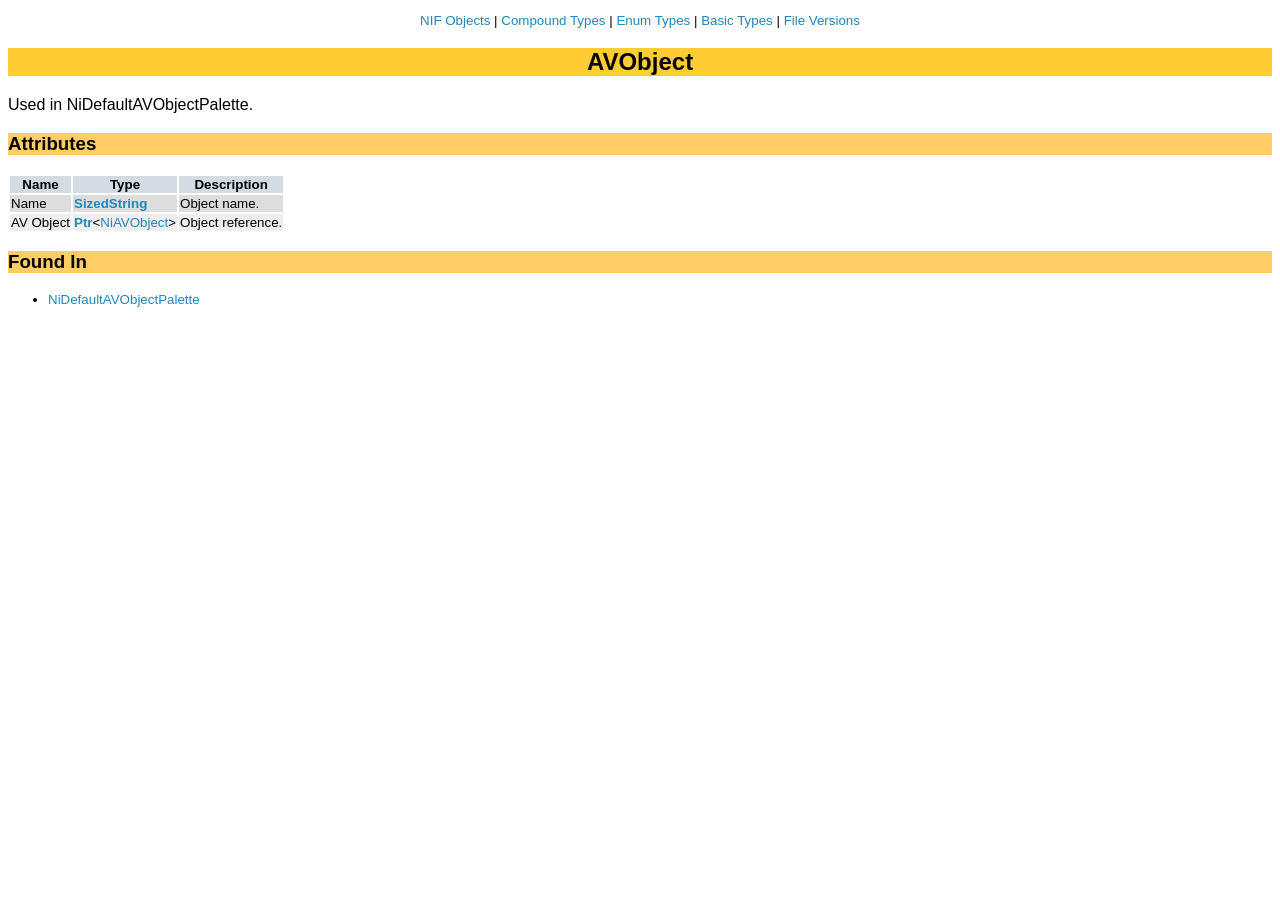
<file: tools/NifSkope/NifSkope_2_0_2018-02-22-x64/doc/AVObject.html>
<!doctype html>
<html lang="en">
<head>
    <title>NIF File Format Documentation - AVObject</title>
    <link rel="stylesheet" href="docsys.css" type="text/css" />
    <link rel="icon" href="favicon.ico" type="image/x-icon" />
</head>
<body>
    <p align="center"><a href="index.html">NIF Objects</a> | <a href="compound_list.html">Compound Types</a> 
    | <a href="enum_list.html">Enum Types</a> | <a href="basic_list.html">Basic Types</a> | <a href="version_list.html">File Versions</a></p>
    
<center><h2>AVObject</h2></center>
Used in NiDefaultAVObjectPalette.
<h3>Attributes</h3>
<table>
    <tr>
        <th>Name</th>
        <th>Type</th>
        <th>Description</th>
    </tr>
    
<tr>
    <td class="aname">Name</td>
    <td class="atype"><a href="SizedString.html"><b>SizedString</b></a></td>
    <td class="adesc">Object name.</td>
</tr>

<tr>
    <td class="aname">AV Object</td>
    <td class="atype"><a href="Ptr.html"><b>Ptr</b></a>&lt;<a href="NiAVObject.html">NiAVObject</a>&gt;</td>
    <td class="adesc">Object reference.</td>
</tr>

</table>

<h3>Found In</h3>
<ul>
	<li><a href="NiDefaultAVObjectPalette.html">NiDefaultAVObjectPalette</a></li>

</ul>

</body>
</html>
</file>
<file: docs/wiki.css>
:root{--bg:#0b0d0c;--panel:#131714;--panel2:#191f1a;--line:#2d392f;--text:#e7eee8;--muted:#9cab9f;--green:#a6d66d;--amber:#e6b85c;--red:#e27768;--blue:#79b8d8;--mono:ui-monospace,SFMono-Regular,Consolas,"Liberation Mono",monospace;--sans:Inter,ui-sans-serif,system-ui,-apple-system,BlinkMacSystemFont,"Segoe UI",sans-serif}*{box-sizing:border-box}html{background:var(--bg);color:var(--text)}body{margin:0;font-family:var(--sans);line-height:1.55;background:radial-gradient(circle at 20% -10%,#1d2c1f 0,transparent 35%),var(--bg)}a{color:var(--green);text-decoration:none}a:hover{text-decoration:underline}.site-header,main,footer{width:min(1180px,calc(100% - 36px));margin:auto}.site-header{padding:56px 0 28px;display:grid;grid-template-columns:minmax(0,1fr) auto;gap:32px;align-items:end;border-bottom:1px solid var(--line)}.site-header h1{font-size:clamp(2.4rem,7vw,5.4rem);line-height:.95;margin:8px 0 18px;letter-spacing:-.055em}.lede{max-width:800px;color:var(--muted);font-size:1.08rem;margin:0}.eyebrow{font-family:var(--mono);font-size:.77rem;letter-spacing:.12em;color:var(--green);margin:0;text-transform:uppercase}.site-header nav{display:flex;gap:18px;flex-wrap:wrap;font-family:var(--mono);font-size:.83rem}.site-header nav a{color:var(--muted)}.site-header nav a.active{color:var(--text)}main{padding:30px 0 64px}.stats{display:grid;grid-template-columns:repeat(4,1fr);gap:12px}.stat{border:1px solid var(--line);background:rgba(19,23,20,.86);padding:20px}.stat strong{font:700 2rem/1 var(--mono);display:block;color:var(--green);margin-bottom:8px}.stat span{font-size:.82rem;color:var(--muted)}.callout{margin:28px 0;display:grid;grid-template-columns:1.05fr 1fr;gap:30px;padding:28px;border:1px solid #435846;background:linear-gradient(135deg,rgba(35,51,37,.8),rgba(18,22,19,.9))}.callout h2,.section-heading h2,.source-note h2{margin:.3rem 0 0;letter-spacing:-.025em}.callout p:last-child{margin:0;color:#c6d1c8}.controls{display:grid;grid-template-columns:2fr 1fr 1fr 1fr 1fr;gap:12px;margin:28px 0}.controls label span{display:block;font:600 .72rem/1 var(--mono);letter-spacing:.08em;text-transform:uppercase;color:var(--muted);margin:0 0 8px}.controls input,.controls select{width:100%;border:1px solid var(--line);background:#101311;color:var(--text);padding:12px 13px;font:inherit;outline:none}.controls input:focus,.controls select:focus{border-color:var(--green)}.section-heading{display:flex;justify-content:space-between;align-items:end;margin:40px 0 16px}.section-heading p:last-child{color:var(--muted);font-family:var(--mono);font-size:.8rem}.bug-grid{display:grid;grid-template-columns:repeat(2,minmax(0,1fr));gap:12px}.bug-card{border:1px solid var(--line);background:var(--panel);padding:20px;display:flex;flex-direction:column;gap:14px;transition:border-color .15s ease,transform .15s ease}.bug-card:hover{border-color:#526d56;transform:translateY(-1px)}.bug-card h3{font-size:1.18rem;line-height:1.25;margin:0}.bug-card p{margin:0;color:var(--muted)}.bug-top,.bug-meta{display:flex;justify-content:space-between;gap:10px;align-items:center}.bug-id{font:600 .76rem/1 var(--mono);color:#b9c7bc}.badge{font:600 .68rem/1 var(--mono);padding:6px 8px;border:1px solid var(--line);text-transform:uppercase;letter-spacing:.04em}.badge.active{border-color:#657b41;color:#c8e493;background:#202a19}.badge.seed{color:#b8c4ba}.badge.partial{border-color:#76643f;color:#efd08a}.priority{font-family:var(--mono);font-size:.78rem;color:var(--amber)}.tags{display:flex;gap:7px;flex-wrap:wrap}.tag{font:500 .68rem/1 var(--mono);color:#aebcaf;background:#1c231e;border:1px solid #2a342c;padding:5px 7px}.bug-card .more{margin-top:auto;font:600 .78rem/1 var(--mono)}.source-note{margin-top:46px;border-top:1px solid var(--line);padding-top:30px;max-width:840px}.source-note p{color:var(--muted)}footer{border-top:1px solid var(--line);padding:22px 0 40px;display:flex;justify-content:space-between;color:var(--muted);font:500 .76rem/1.4 var(--mono)}.detail-shell{display:grid;grid-template-columns:minmax(0,1fr) 280px;gap:32px}.detail h2{margin-top:34px}.detail p,.detail li{color:#c6d0c8}.detail code{font-family:var(--mono);background:#191f1a;padding:2px 5px}.evidence-list{padding:0;list-style:none}.evidence-list li{border-left:2px solid var(--line);padding:8px 0 8px 14px;margin:8px 0}.sidebox{position:sticky;top:20px;align-self:start;border:1px solid var(--line);padding:18px;background:var(--panel)}.sidebox dl{margin:0}.sidebox dt{font:600 .68rem var(--mono);text-transform:uppercase;color:var(--muted);margin-top:14px}.sidebox dd{margin:3px 0 0}.method-grid{display:grid;grid-template-columns:repeat(3,1fr);gap:12px}.method-card{border:1px solid var(--line);background:var(--panel);padding:20px}.method-card strong{font-family:var(--mono);color:var(--green)}@media(max-width:800px){.site-header{grid-template-columns:1fr}.stats{grid-template-columns:repeat(2,1fr)}.callout,.detail-shell{grid-template-columns:1fr}.controls{grid-template-columns:1fr 1fr}.bug-grid{grid-template-columns:1fr}.method-grid{grid-template-columns:1fr}.sidebox{position:static}}@media(max-width:520px){.controls{grid-template-columns:1fr}.stats{grid-template-columns:1fr 1fr}.site-header,main,footer{width:min(100% - 24px,1180px)}}
.research-grid{display:grid;grid-template-columns:repeat(2,minmax(0,1fr));gap:12px}.research-chain{margin:20px 0;padding:18px;overflow:auto;border:1px solid var(--line);background:#0e120f;color:#c6d1c8;font:500 .78rem/1.65 var(--mono)}@media(max-width:800px){.research-grid{grid-template-columns:1fr}}
.badge.remapped{border-color:#3f5c6e;color:#a8d4e8;background:#16212a}
.badge.fix-shipped{border-color:#6e5c3f;color:#f0d9a0;background:#2a2416}
.badge.verified-closed{border-color:#657b41;color:#c8e493;background:#1a2415}
.status-note{color:var(--amber)!important;font-size:.95rem;border-left:2px solid #76643f;padding-left:12px}
.evidence-list.trail li{border-left-color:#7a4a40}
.src-detail{margin:6px 0 0;color:var(--muted);font-size:.92rem}
pre.record{background:#101311;border:1px solid var(--line);padding:14px 16px;overflow-x:auto;font:500 .82rem/1.5 var(--mono);color:#c6d1c8;white-space:pre-wrap}
details.raw{margin-top:30px;border:1px solid var(--line);padding:10px 14px;background:var(--panel)}
details.raw summary{font:600 .76rem/1 var(--mono);letter-spacing:.06em;text-transform:uppercase;color:var(--muted);cursor:pointer}
</file>
<file: tools/NifSkope/NifSkope_2_0_2018-02-22-x64/doc/docsys.css>
hr        { border: 1px; color: black; background: black; height: 1px; } 
body      { font-family: Verdana, Arial, Helvetica, sans-serif; }
p, td, th, div, pre, li { color: black; font-size: 10pt; }
td        { vertical-align: text-top; }
a         { color: #2087bb; text-decoration: none;}
a:link    { color: #2087bb; text-decoration: none;}
a:visited { color: #2087bb; text-decoration: none;}
a:active  { text-decoration: none;}
a:hover   { color: #DD6900; text-decoration: underline;}

th            { font-weight: bold;  color: black; background: #D3DCE3}
h1            { text-align: center; color: black; background: #FF6600; }
h2            { text-align: center; color: black; background: #FFCC33; }
h3            { text-align: left;   color: black; background: #FFCC66; }
a:link        { text-decoration: none;      color: #2087bb; background: transparent; }
a:visited     { text-decoration: none;      color: #2087bb; background: transparent; }
a:hover       { text-decoration: underline; color: #DD6900; background: transparent; }
a:link.nav    { color: #000000; background: transparent; }
a:visited.nav { color: #000000; background: transparent; }
a:hover.nav   { color: #FF0000; background: transparent; }
.nav          { color: #000000; background: transparent; }
tr            { background: #DDDDDD; color: black; }
tr:nth-child(even) { background: #DDDDDD; color: black; }
tr:nth-child(odd) { background: #EEEEEE; color: black; }

div { white-space: nowrap; }

td.aname { white-space: nowrap; }
td.atype { white-space: nowrap; }
td.aarg  { font-size: small; font-family: Courier New, Courier, monospace; }
td.aarr1 { font-size: small; font-family: Courier New, Courier, monospace; }
td.aarr2 { font-size: small; font-family: Courier New, Courier, monospace; }
td.acond { font-size: small; font-family: Courier New, Courier, monospace; }
</file>
